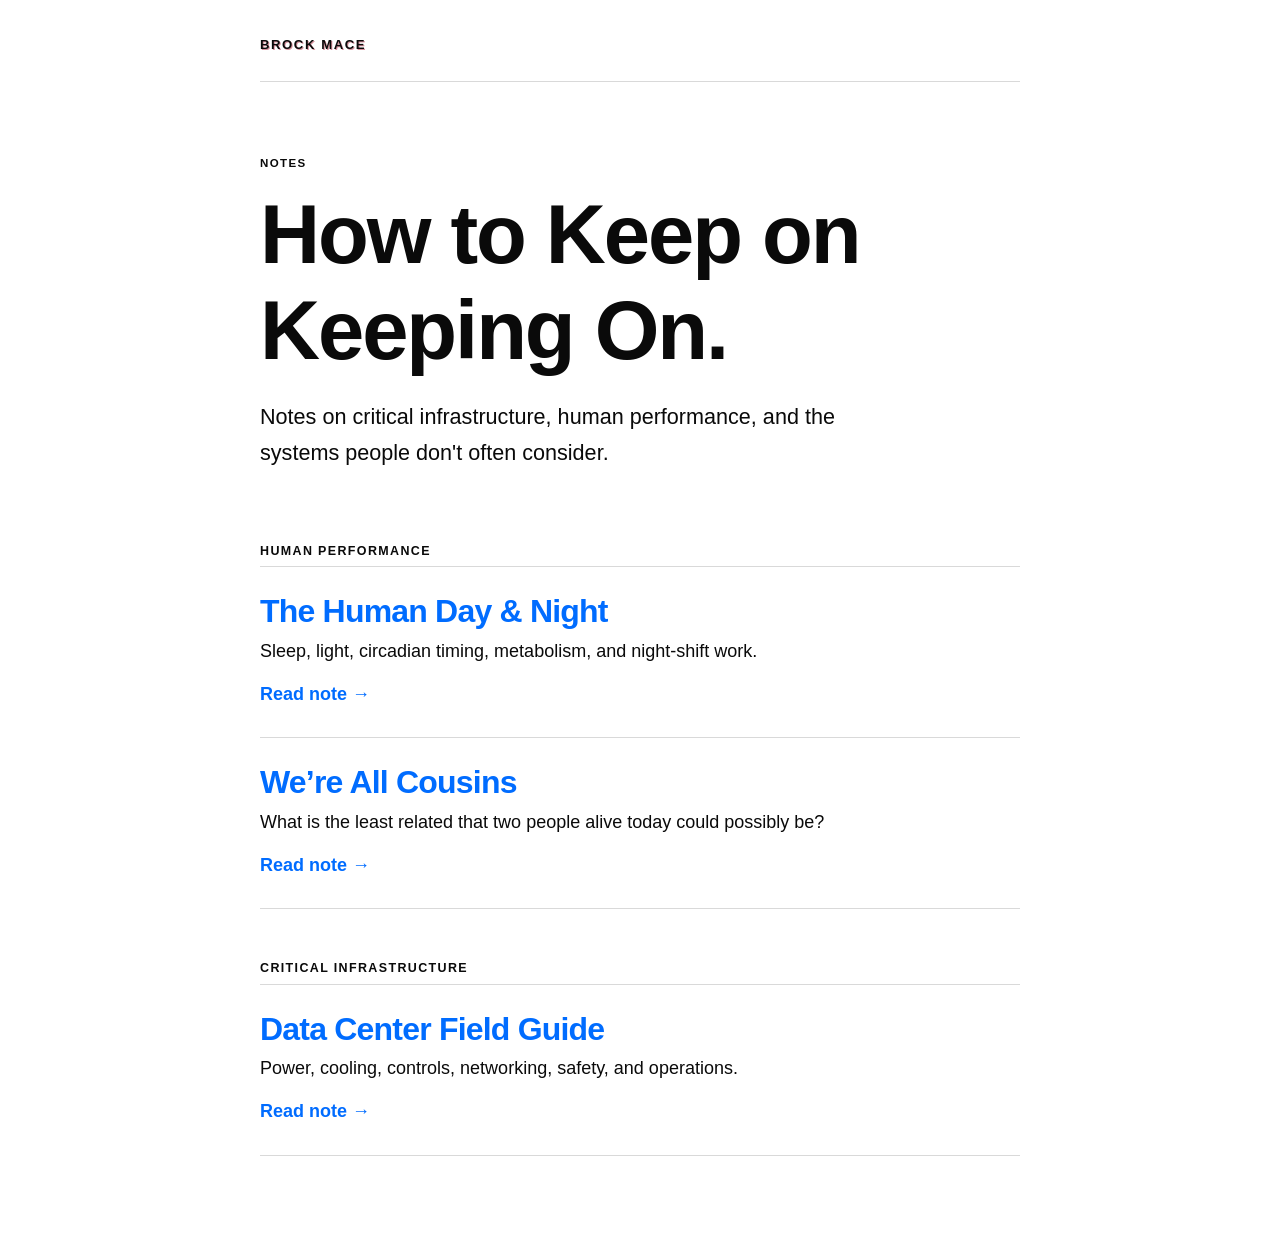
<file: index.html>
<!doctype html>
<html lang="en">
<head>
  <meta charset="utf-8">
  <meta name="viewport" content="width=device-width, initial-scale=1">
  <meta name="description" content="Notes by Brock Mace on critical infrastructure and human performance.">
  <title>Brock Mace — Notes</title>
  <link rel="stylesheet" href="assets/site.css">
</head>
<body>
  <header class="site-header">
    <a class="brand" href="./">BROCK MACE</a>
  </header>

  <main>
    <p class="eyebrow">Notes</p>
    <h1>How to Keep on Keeping On.</h1>
    <p class="lede">Notes on critical infrastructure, human performance, and the systems people don't often consider.</p>

    <section class="note-list" aria-label="Published notes">
      <div class="note-group">
        <h2>Human Performance</h2>

        <a class="note-card" href="human-day-and-night/">
          <h3>The Human Day &amp; Night</h3>
          <p>Sleep, light, circadian timing, metabolism, and night-shift work.</p>
          <span class="read">Read note →</span>
        </a>

        <a class="note-card" href="were-all-cousins/">
          <h3>We’re All Cousins</h3>
          <p>What is the least related that two people alive today could possibly be?</p>
          <span class="read">Read note →</span>
        </a>
      </div>

      <div class="note-group">
        <h2>Critical Infrastructure</h2>

        <a class="note-card" href="data-centers/">
          <h3>Data Center Field Guide</h3>
          <p>Power, cooling, controls, networking, safety, and operations.</p>
          <span class="read">Read note →</span>
        </a>
      </div>
    </section>
  </main>
</body>
</html>
</file>
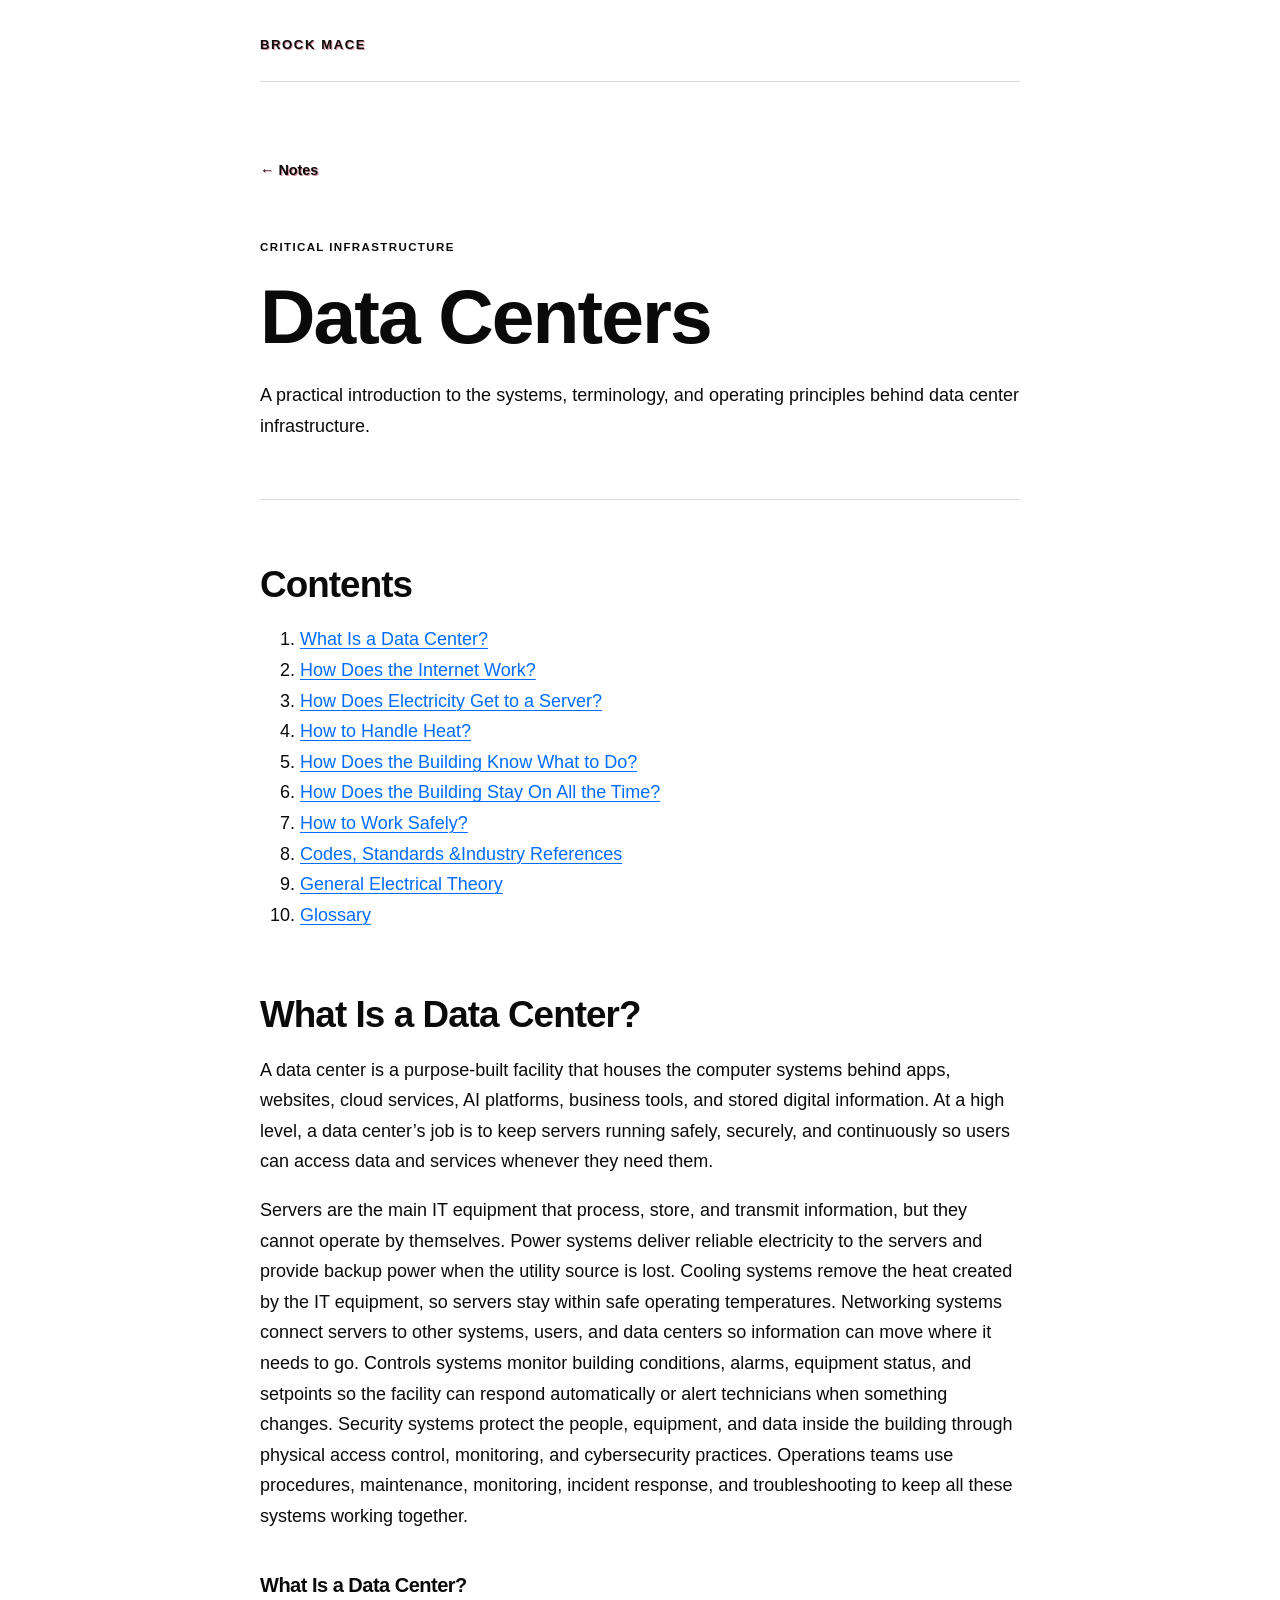
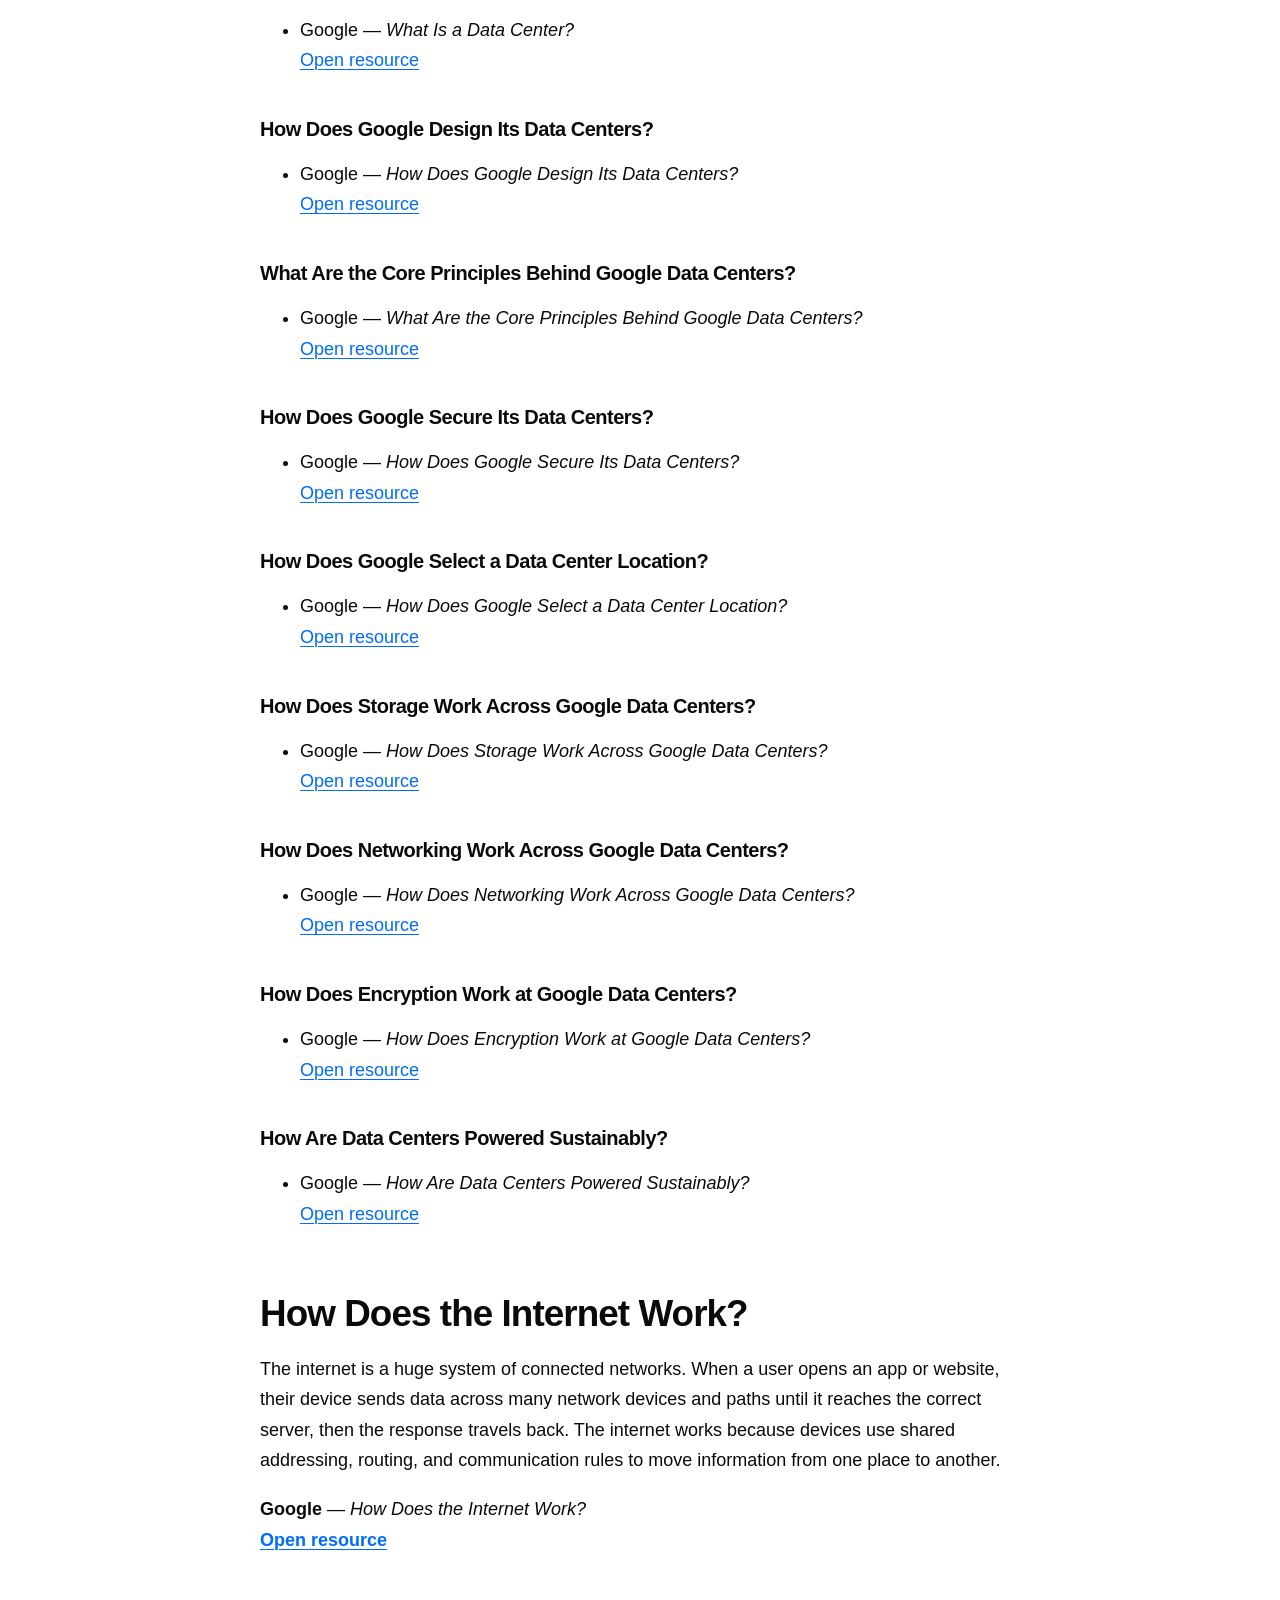
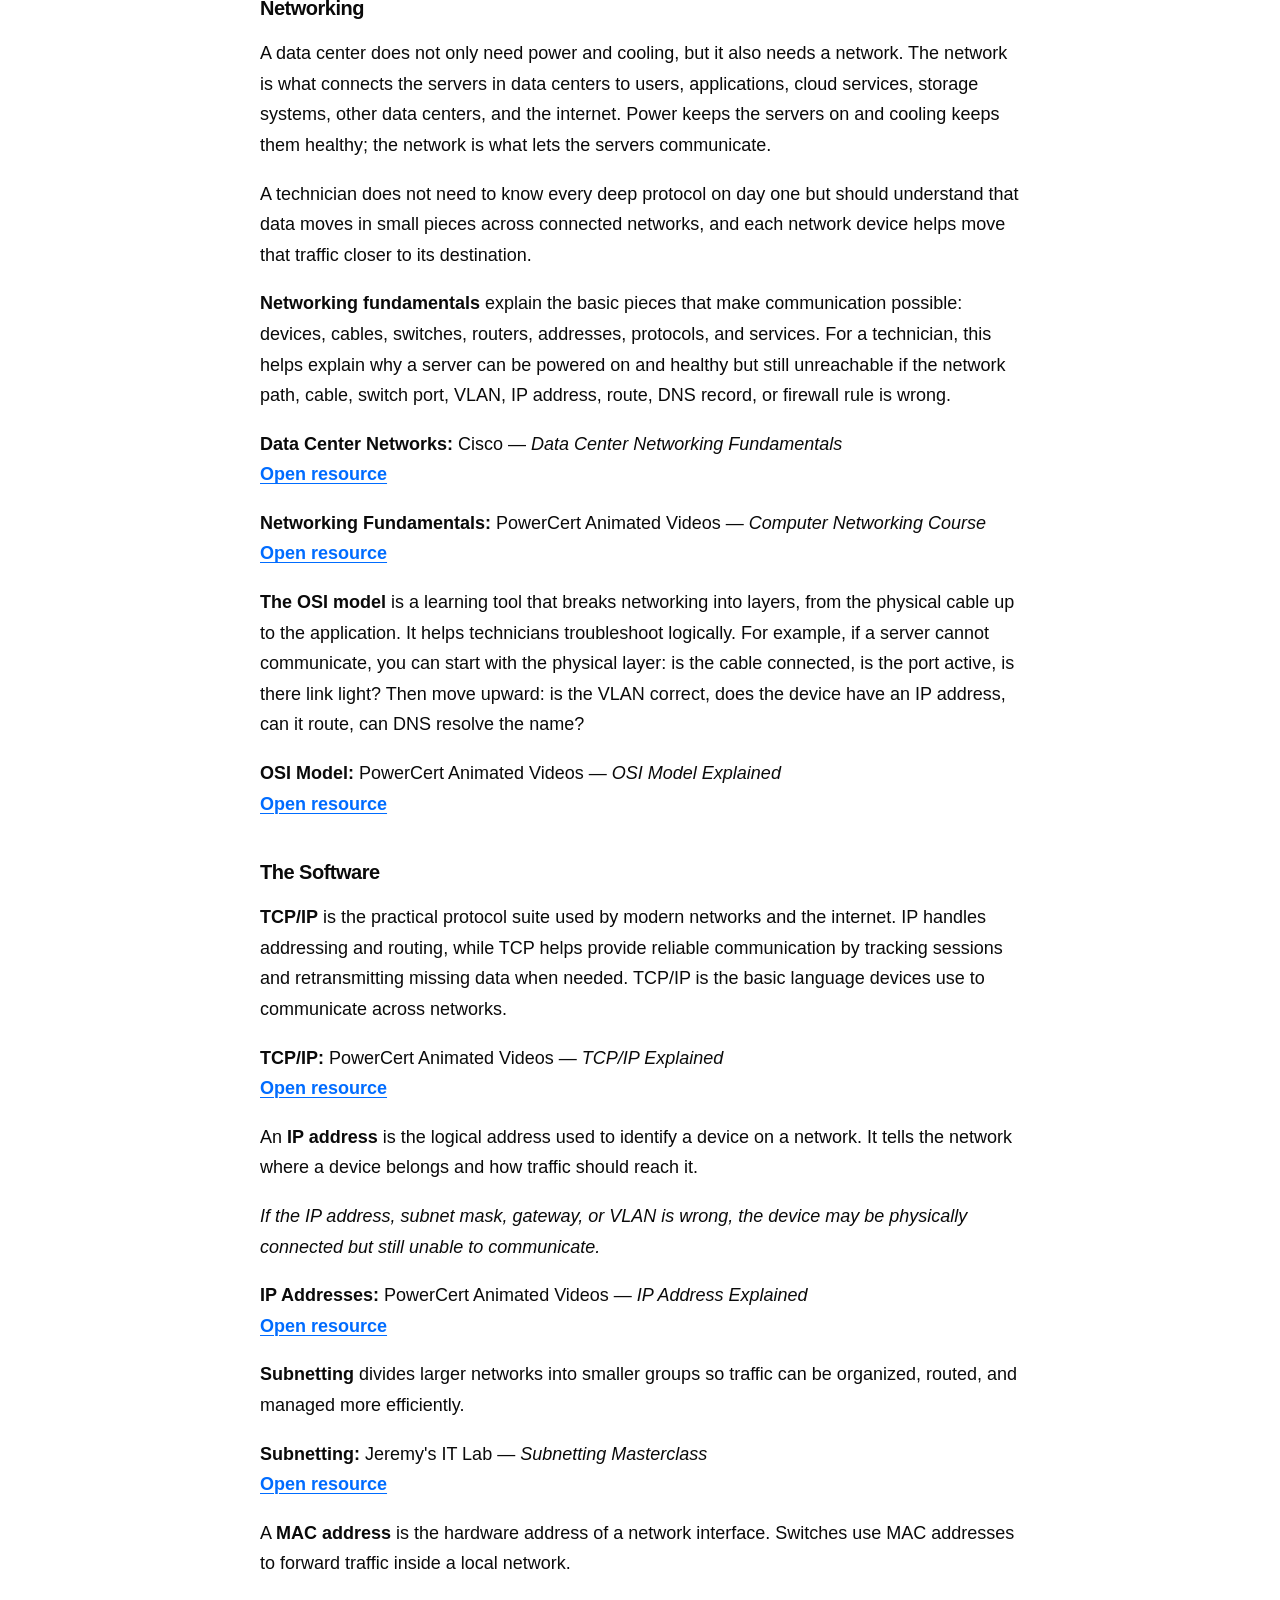
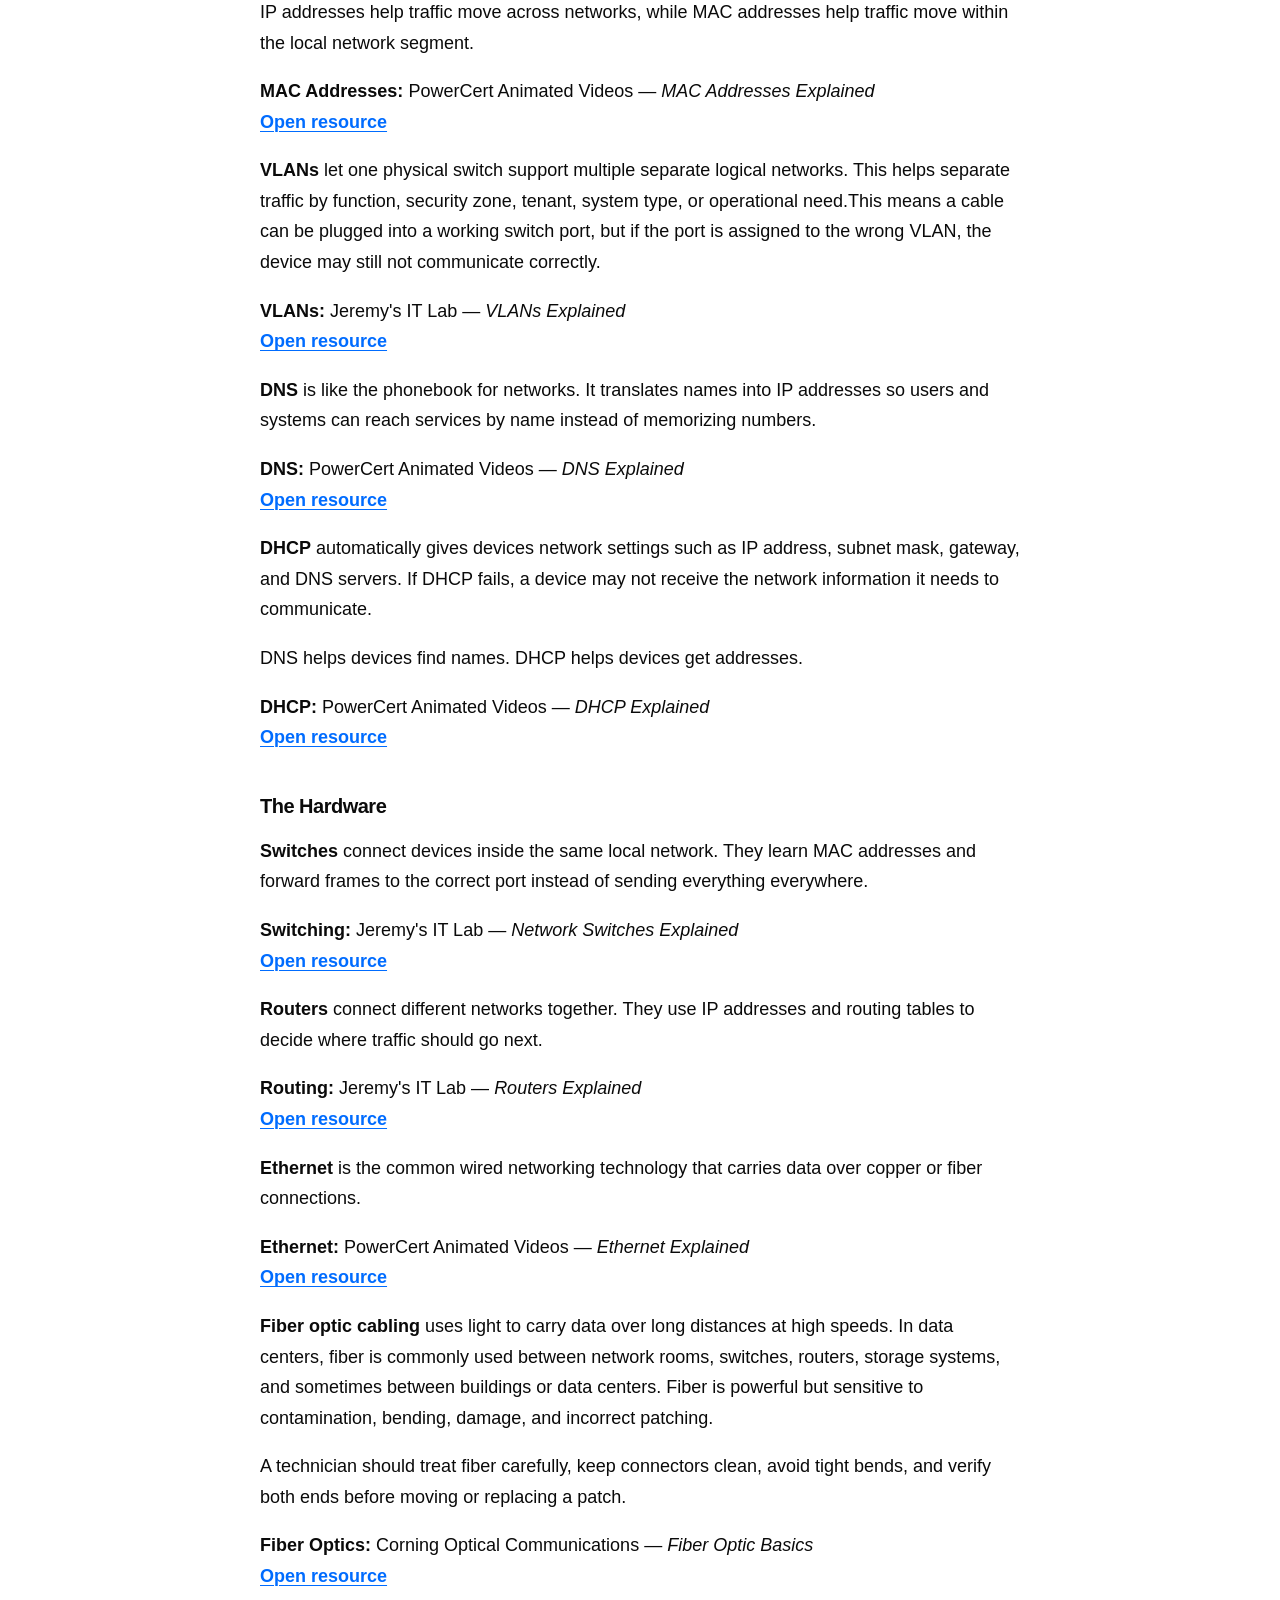
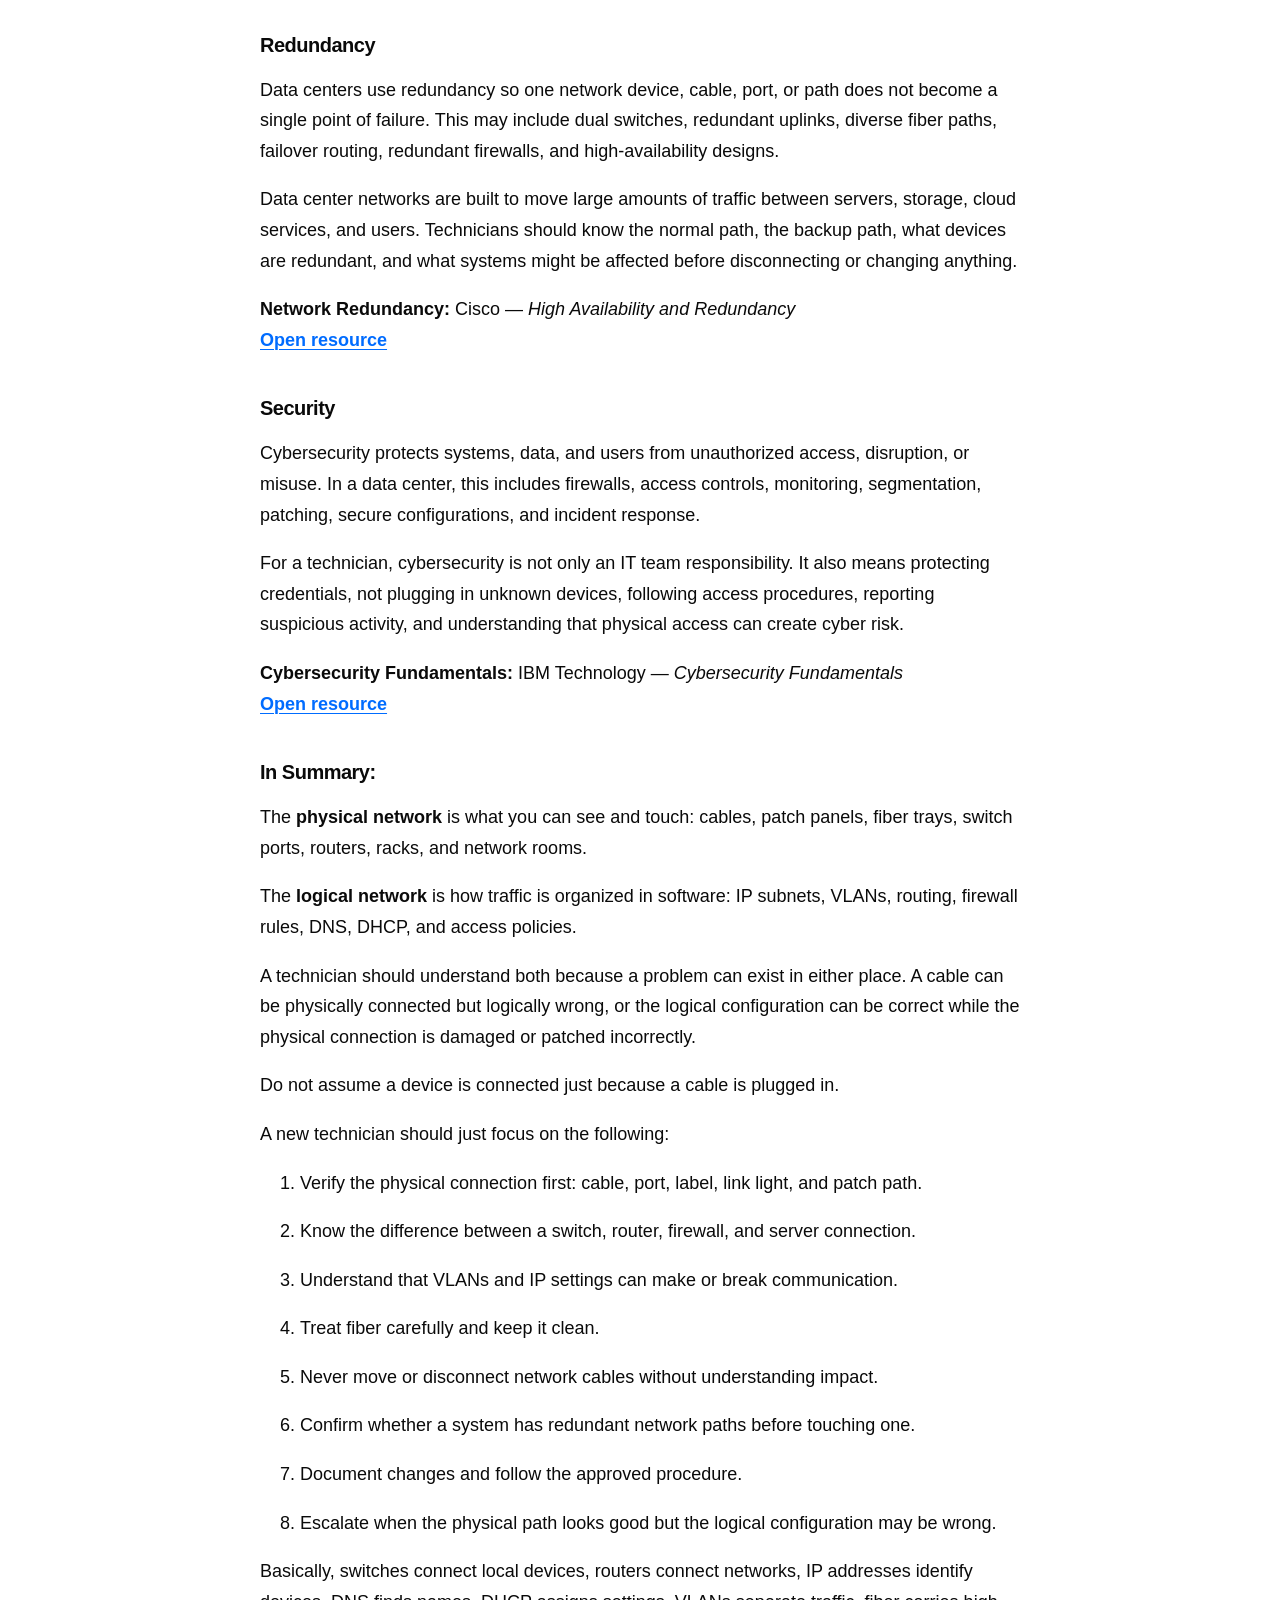
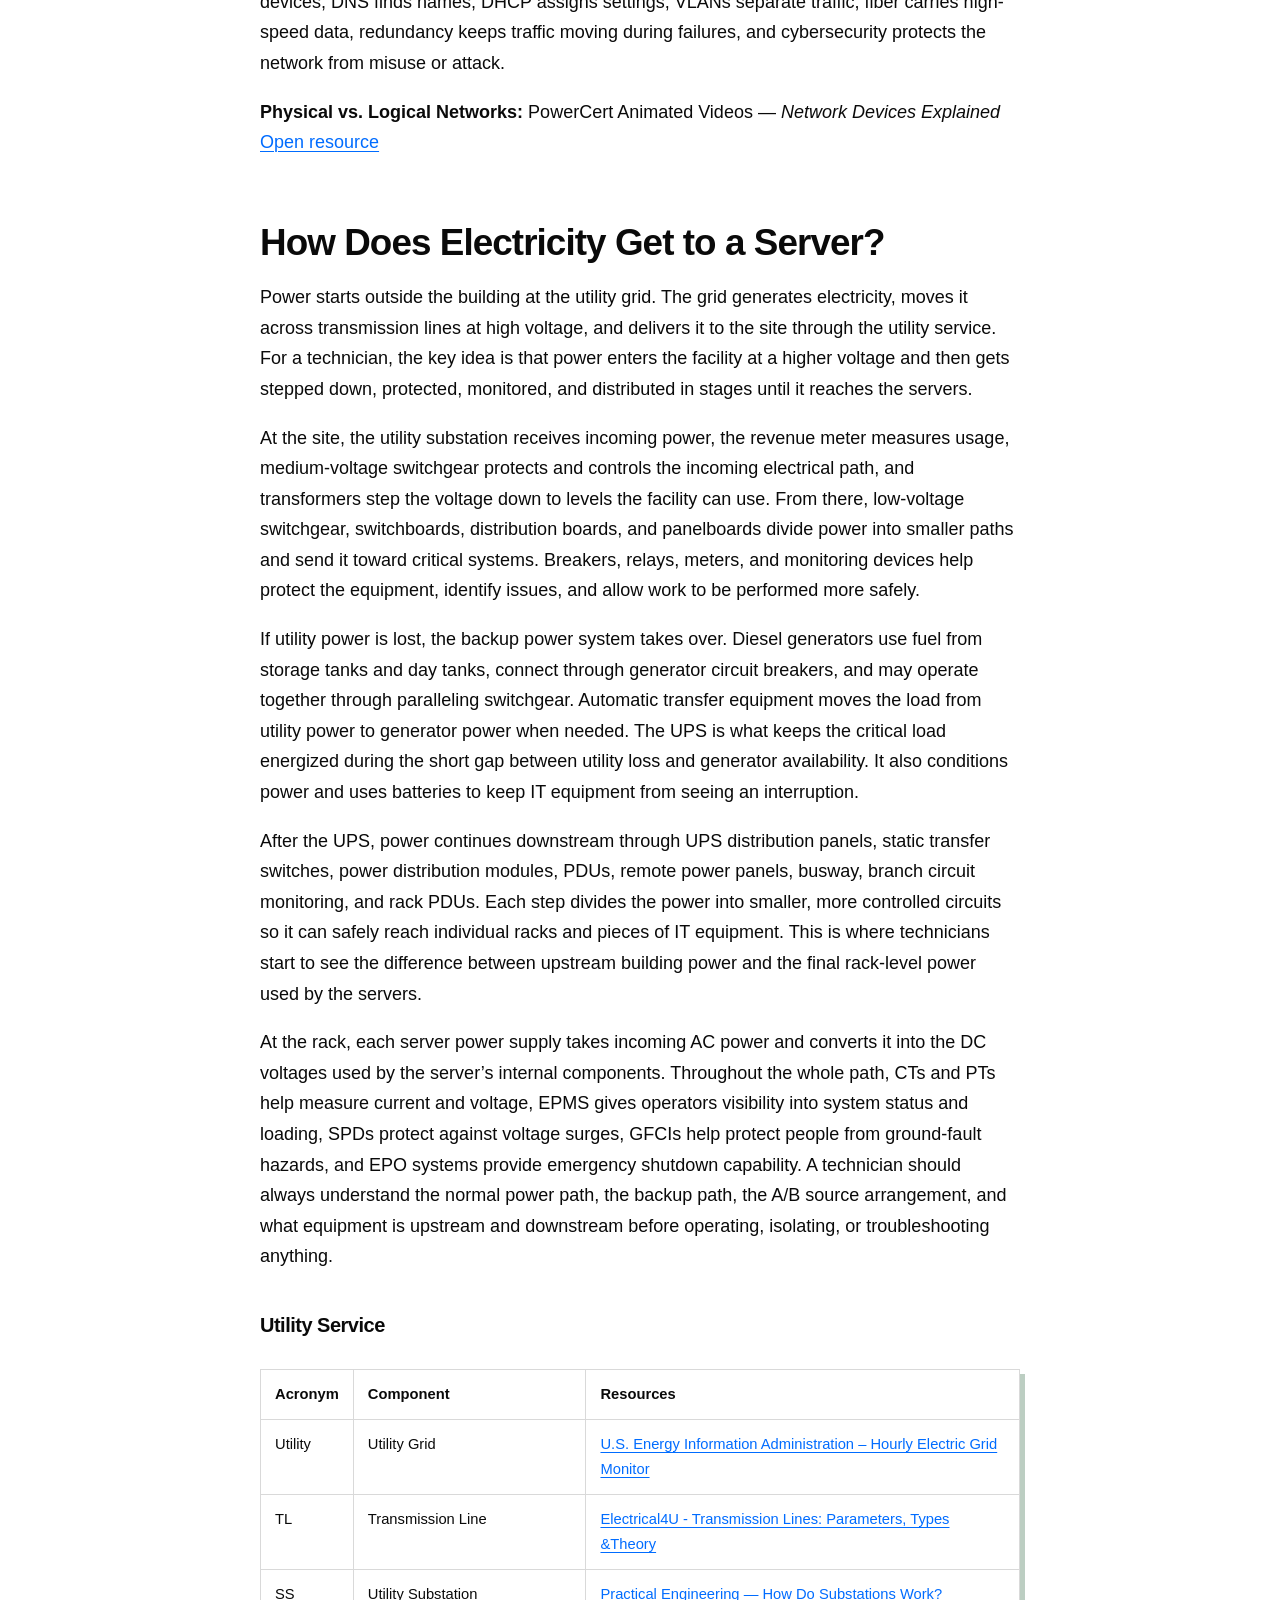
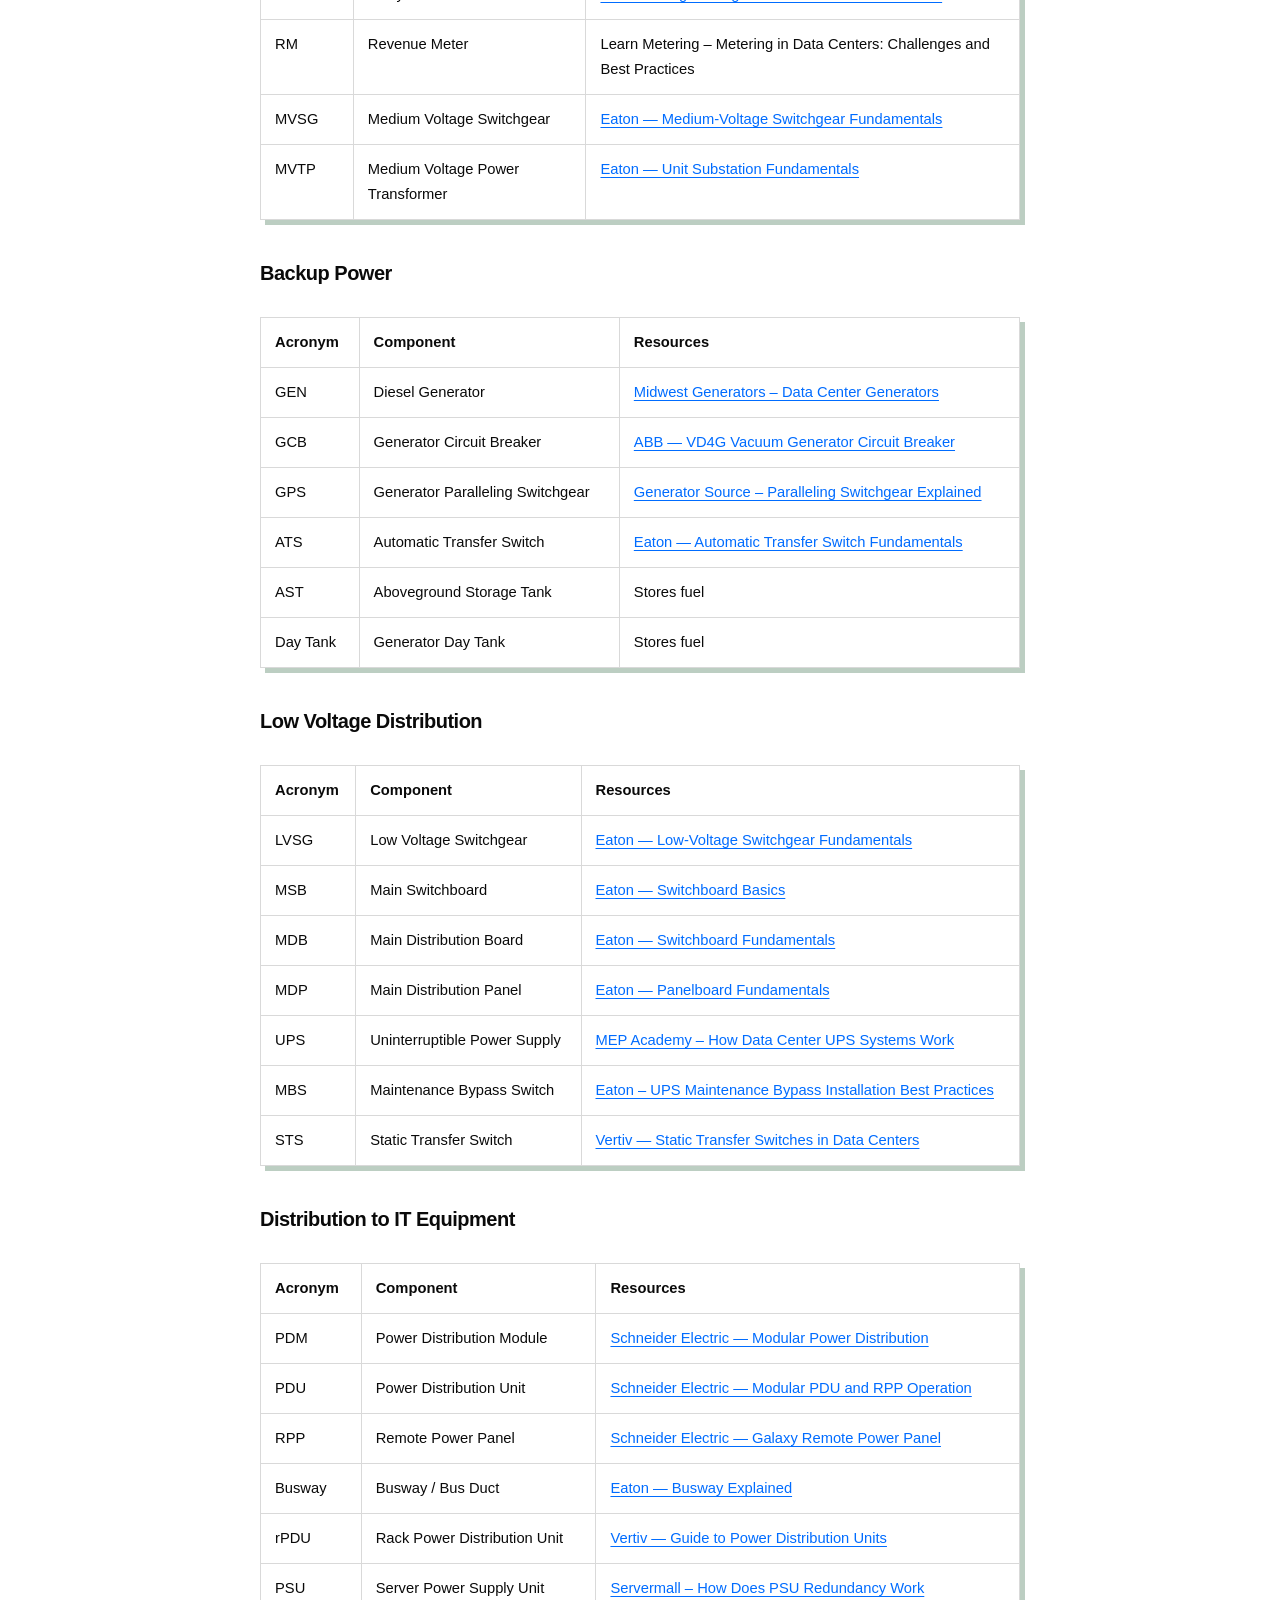
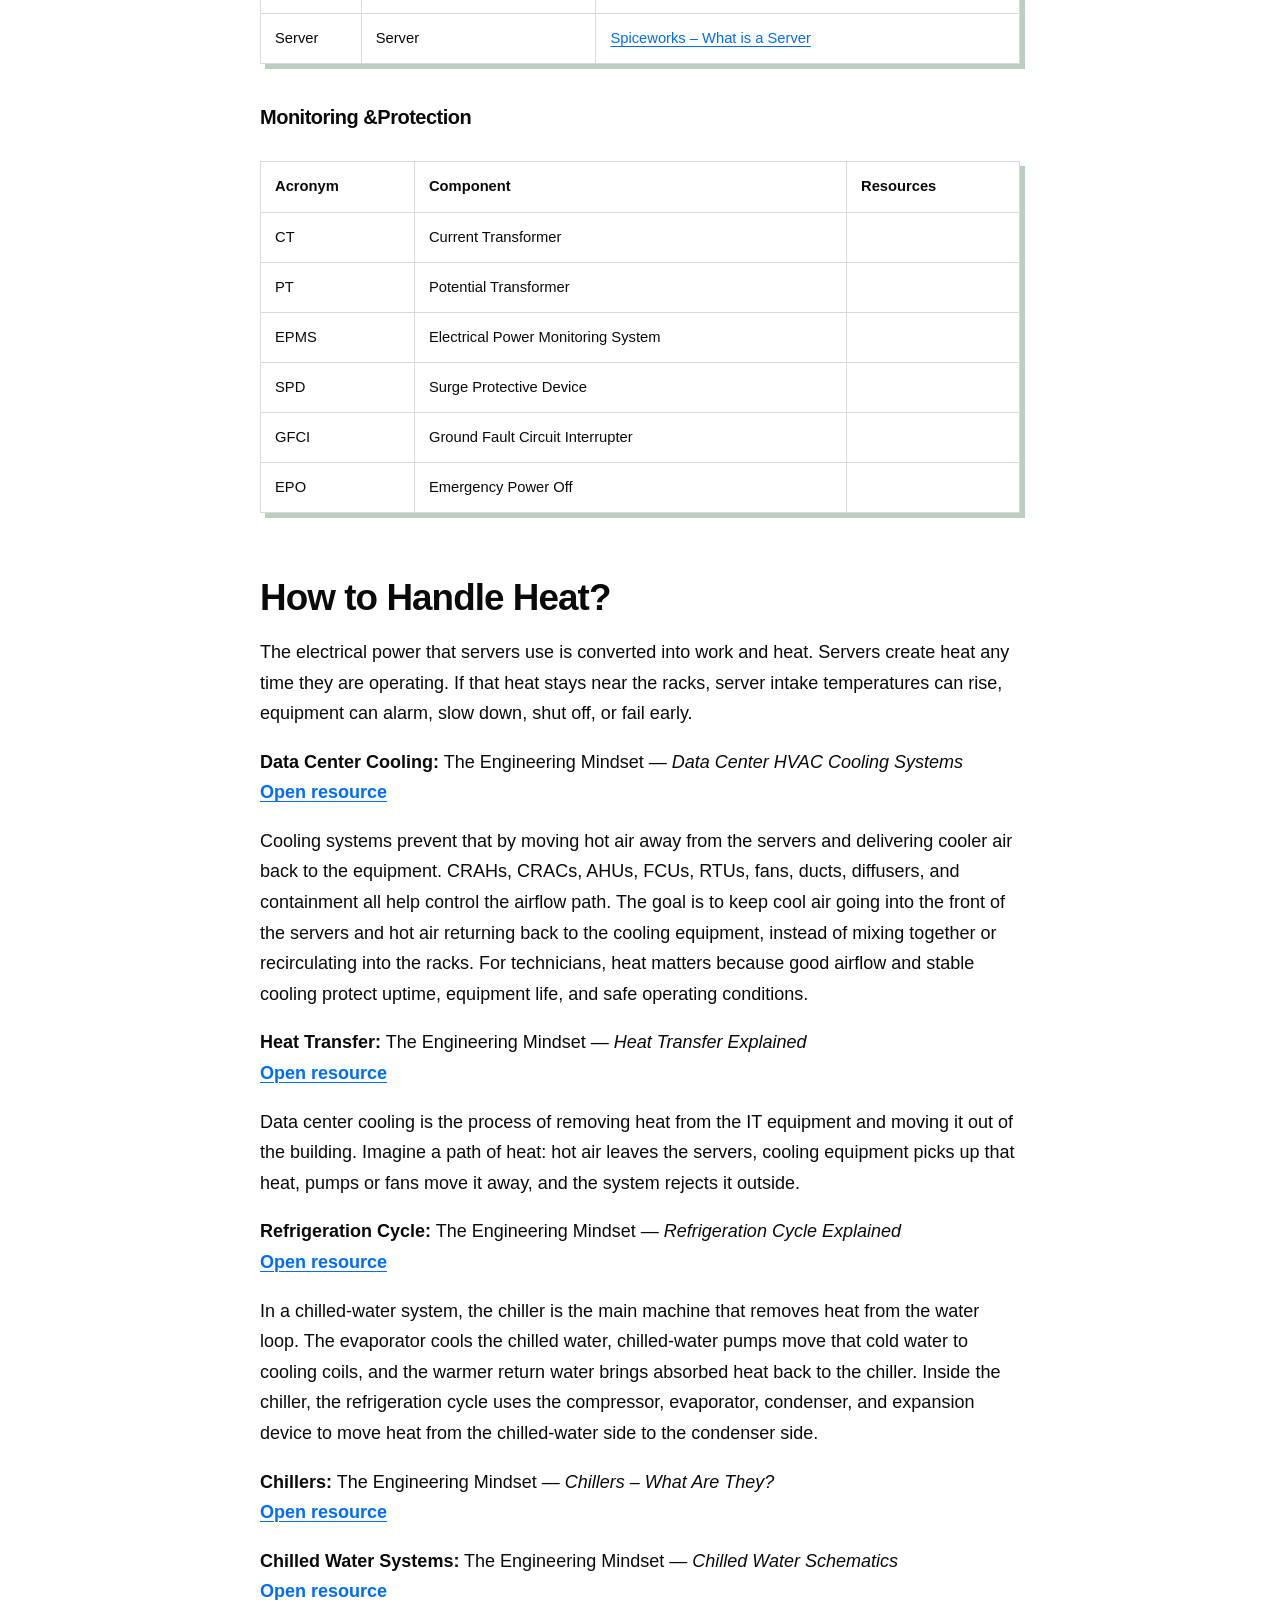
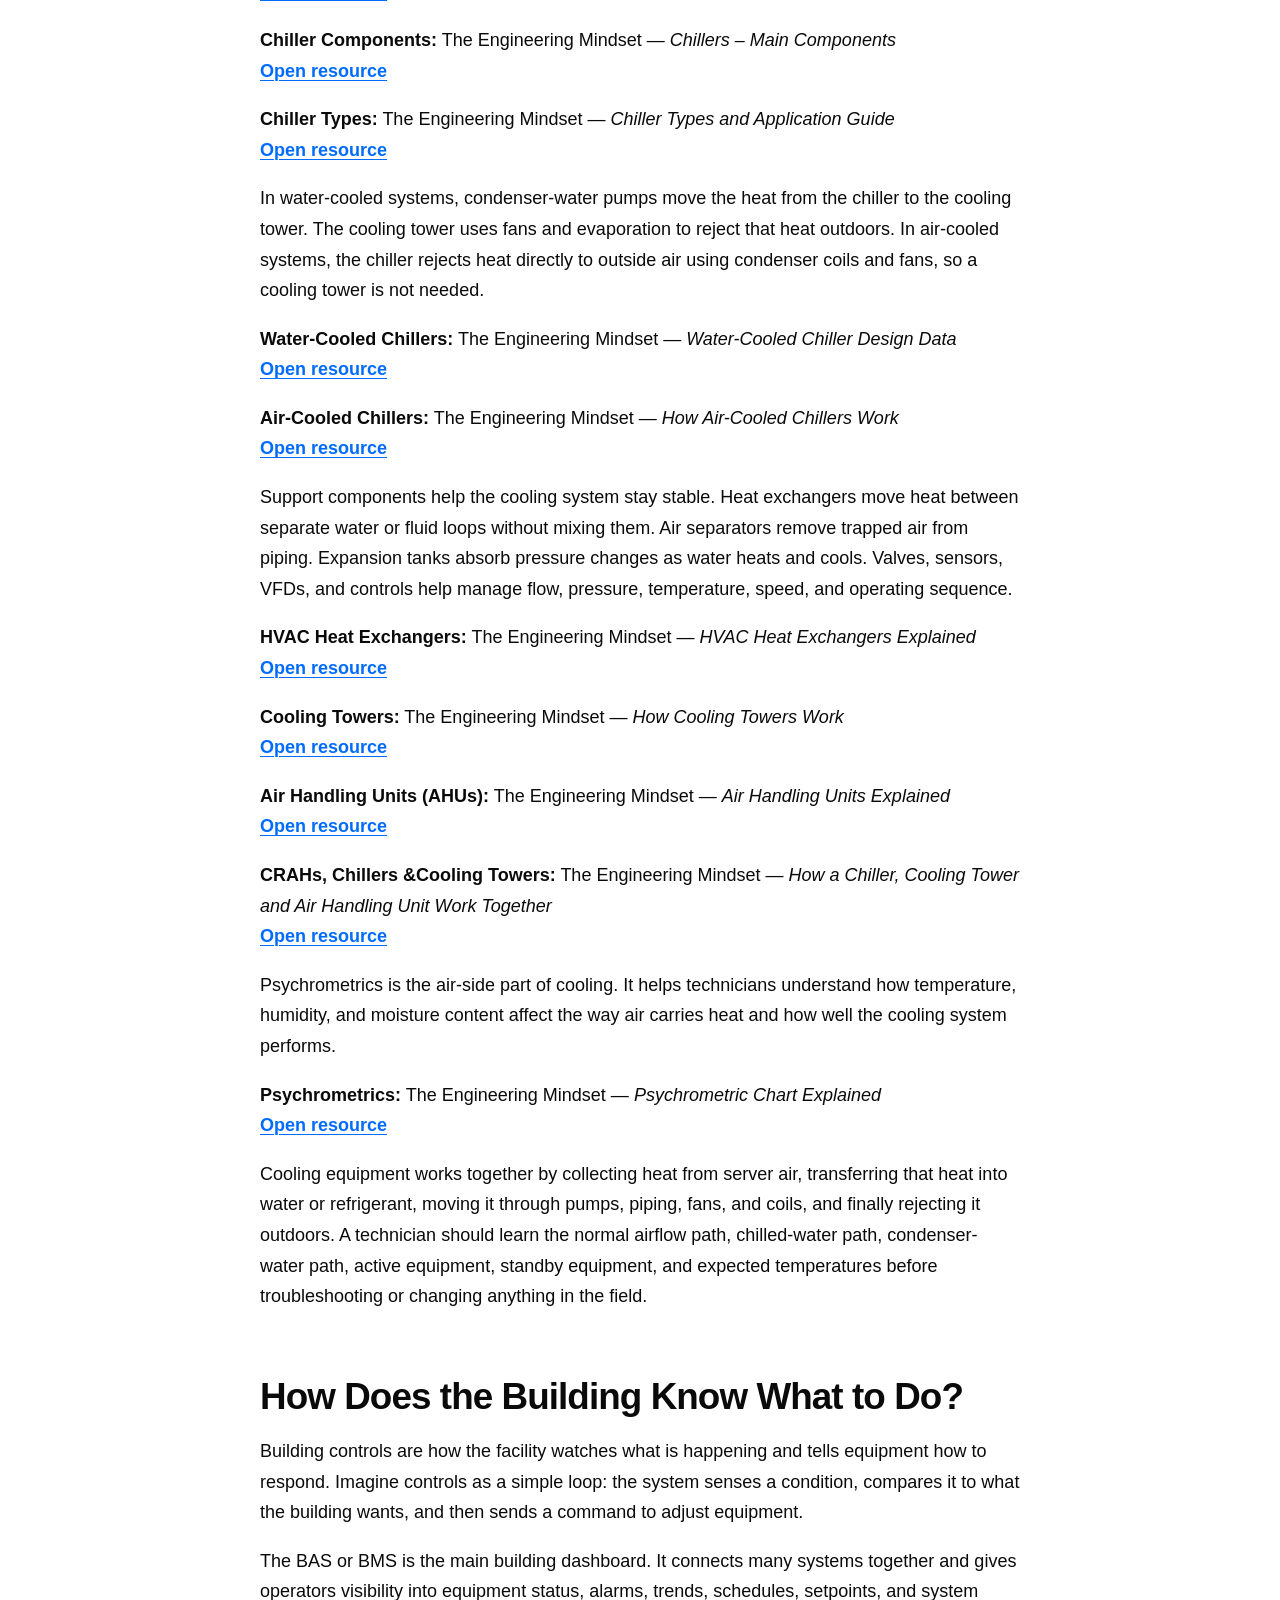
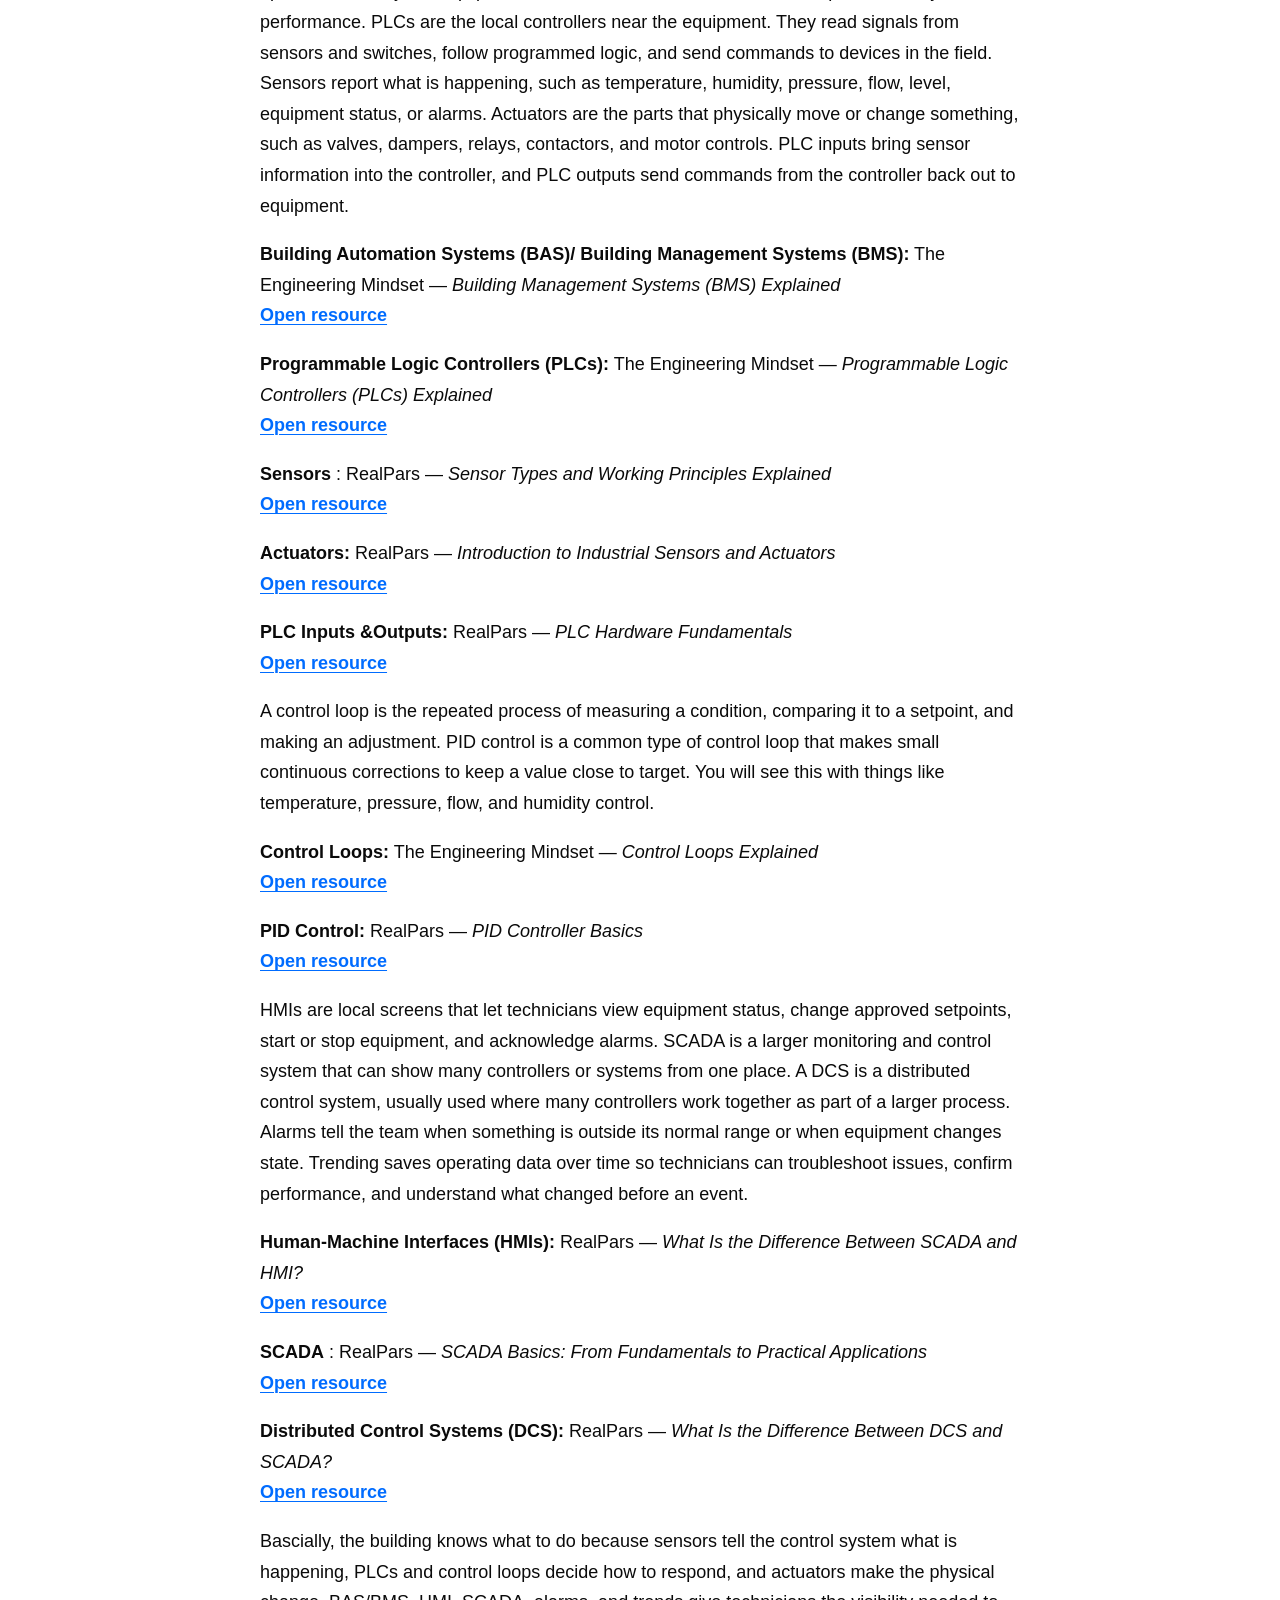
<file: data-centers/index.html>
<!doctype html>
<html lang="en">
    <head>
        <meta charset="utf-8">
        <meta name="viewport" content="width=device-width, initial-scale=1">
        <meta name="description" content="Data Center Field Guide — a note by Brock Mace.">
        <title>Data Center Field Guide — Brock Mace</title>
        <link rel="stylesheet" href="../assets/site.css">
    </head>
    <body>
        <header class="site-header">
            <a class="brand" href="../">BROCK MACE</a>
        </header>
        <main>
            <a class="back-link" href="../">← Notes</a>
            <header class="note-header">
                <p class="eyebrow">Critical Infrastructure</p>
                <h1>Data Centers</h1>
                    <p class="dek">A practical introduction to the systems, terminology, and operating principles behind data center infrastructure.</p>
                </header>
                <nav aria-label="Table of contents" class="note-toc">
                    <h2>Contents</h2>
                    <ol>
                        <li>
                            <a href="#what-is-a-data-center">What Is a Data Center?</a>
                        </li>
                        <li>
                            <a href="#how-does-the-internet-work">How Does the Internet Work?</a>
                        </li>
                        <li>
                            <a href="#how-does-electricity-get-to-a-server">How Does Electricity Get to a Server?</a>
                        </li>
                        <li>
                            <a href="#how-to-handle-heat">How to Handle Heat?</a>
                        </li>
                        <li>
                            <a href="#how-does-the-building-know-what-to-do">How Does the Building Know What to Do?</a>
                        </li>
                        <li>
                            <a href="#how-does-the-building-stay-on-all-the-time">How Does the Building Stay On All the Time?</a>
                        </li>
                        <li>
                            <a href="#how-to-work-safely">How to Work Safely?</a>
                        </li>
                        <li>
                            <a href="#codes-standards-industry-references">Codes, Standards &amp;Industry References</a>
                        </li>
                        <li>
                            <a href="#general-electrical-theory">General Electrical Theory</a>
                        </li>
                        <li>
                            <a href="#glossary">Glossary</a>
                        </li>
                    </ol>
                </nav>
                <div class="article-body">
                    <h2 class="section-heading" id="what-is-a-data-center">What Is a Data Center?</h2>
                    <p>A data center is a purpose-built facility that houses the computer systems behind apps, websites, cloud services, AI platforms, business tools, and stored digital information. At a high level, a data center’s job is to keep servers running safely, securely, and continuously so users can access data and services whenever they need them.</p>
                    <p>Servers are the main IT equipment that process, store, and transmit information, but they cannot operate by themselves. Power systems deliver reliable electricity to the servers and provide backup power when the utility source is lost. Cooling systems remove the heat created by the IT equipment, so servers stay within safe operating temperatures. Networking systems connect servers to other systems, users, and data centers so information can move where it needs to go. Controls systems monitor building conditions, alarms, equipment status, and setpoints so the facility can respond automatically or alert technicians when something changes. Security systems protect the people, equipment, and data inside the building through physical access control, monitoring, and cybersecurity practices. Operations teams use procedures, maintenance, monitoring, incident response, and troubleshooting to keep all these systems working together.</p>
                    <h3>What Is a Data Center?</h3>
                    <ul>
                        <li>
                            <p>
                                Google — <em>What Is a Data Center?</em>
                                <br/>
                                <a href="https://datacenters.google/discovering-data-centers/what-is-a-data-center/" rel="noopener noreferrer" target="_blank">Open resource</a>
                            </p>
                        </li>
                    </ul>
                    <h3>How Does Google Design Its Data Centers?</h3>
                    <ul>
                        <li>
                            <p>
                                Google — <em>How Does Google Design Its Data Centers?</em>
                                <br/>
                                <a href="https://datacenters.google/discovering-data-centers/how-does-google-design-its-data-centers/" rel="noopener noreferrer" target="_blank">Open resource</a>
                            </p>
                        </li>
                    </ul>
                    <h3>What Are the Core Principles Behind Google Data Centers?</h3>
                    <ul>
                        <li>
                            <p>
                                Google — <em>What Are the Core Principles Behind Google Data Centers?</em>
                                <br/>
                                <a href="https://datacenters.google/discovering-data-centers/what-are-the-core-principles-behind-google-data-centers/" rel="noopener noreferrer" target="_blank">Open resource</a>
                            </p>
                        </li>
                    </ul>
                    <h3>How Does Google Secure Its Data Centers?</h3>
                    <ul>
                        <li>
                            <p>
                                Google — <em>How Does Google Secure Its Data Centers?</em>
                                <br/>
                                <a href="https://datacenters.google/discovering-data-centers/how-does-google-secure-its-data-centers/" rel="noopener noreferrer" target="_blank">Open resource</a>
                            </p>
                        </li>
                    </ul>
                    <h3>How Does Google Select a Data Center Location?</h3>
                    <ul>
                        <li>
                            <p>
                                Google — <em>How Does Google Select a Data Center Location?</em>
                                <br/>
                                <a href="https://datacenters.google/discovering-data-centers/how-does-google-select-a-data-center-location/" rel="noopener noreferrer" target="_blank">Open resource</a>
                            </p>
                        </li>
                    </ul>
                    <h3>How Does Storage Work Across Google Data Centers?</h3>
                    <ul>
                        <li>
                            <p>
                                Google — <em>How Does Storage Work Across Google Data Centers?</em>
                                <br/>
                                <a href="https://datacenters.google/discovering-data-centers/how-does-storage-work-across-google-data-centers/" rel="noopener noreferrer" target="_blank">Open resource</a>
                            </p>
                        </li>
                    </ul>
                    <h3>How Does Networking Work Across Google Data Centers?</h3>
                    <ul>
                        <li>
                            <p>
                                Google — <em>How Does Networking Work Across Google Data Centers?</em>
                                <br/>
                                <a href="https://datacenters.google/discovering-data-centers/how-does-networking-work-across-google-data-centers/" rel="noopener noreferrer" target="_blank">Open resource</a>
                            </p>
                        </li>
                    </ul>
                    <h3>How Does Encryption Work at Google Data Centers?</h3>
                    <ul>
                        <li>
                            <p>
                                Google — <em>How Does Encryption Work at Google Data Centers?</em>
                                <br/>
                                <a href="https://datacenters.google/discovering-data-centers/how-does-encryption-work-at-google-data-centers/" rel="noopener noreferrer" target="_blank">Open resource</a>
                            </p>
                        </li>
                    </ul>
                    <h3>How Are Data Centers Powered Sustainably?</h3>
                    <ul>
                        <li>
                            <p>
                                Google — <em>How Are Data Centers Powered Sustainably?</em>
                                <br/>
                                <a href="https://datacenters.google/discovering-data-centers/how-are-data-centers-powered-sustainably/" rel="noopener noreferrer" target="_blank">Open resource</a>
                            </p>
                        </li>
                    </ul>
                    <h2 class="section-heading" id="how-does-the-internet-work">How Does the Internet Work?</h2>
                    <p>The internet is a huge system of connected networks. When a user opens an app or website, their device sends data across many network devices and paths until it reaches the correct server, then the response travels back. The internet works because devices use shared addressing, routing, and communication rules to move information from one place to another.</p>
                    <p>
                        <strong>Google</strong>
                        — <em>How Does the Internet Work?</em>
                        <br/>
                        <strong>
                            <a href="https://datacenters.google/discovering-data-centers/how-does-the-internet-work/" rel="noopener noreferrer" target="_blank">Open resource</a>
                        </strong>
                    </p>
                    <h3>Networking</h3>
                    <p>A data center does not only need power and cooling, but it also needs a network. The network is what connects the servers in data centers to users, applications, cloud services, storage systems, other data centers, and the internet. Power keeps the servers on and cooling keeps them healthy; the network is what lets the servers communicate.</p>
                    <p>A technician does not need to know every deep protocol on day one but should understand that data moves in small pieces across connected networks, and each network device helps move that traffic closer to its destination.</p>
                    <p>
                        <strong>Networking fundamentals</strong>
                        explain the basic pieces that make communication possible: devices, cables, switches, routers, addresses, protocols, and services. For a technician, this helps explain why a server can be powered on and healthy but still unreachable if the network path, cable, switch port, VLAN, IP address, route, DNS record, or firewall rule is wrong.
                    </p>
                    <p>
                        <strong>Data Center Networks:</strong>
                        Cisco — <em>Data Center Networking Fundamentals</em>
                        <br/>
                        <strong>
                            <a href="https://www.youtube.com/results?search_query=Cisco+Data+Center+Networking+Fundamentals" rel="noopener noreferrer" target="_blank">Open resource</a>
                        </strong>
                    </p>
                    <p>
                        <strong>Networking Fundamentals:</strong>
                        PowerCert Animated Videos — <em>Computer Networking Course</em>
                        <br/>
                        <strong>
                            <a href="https://www.youtube.com/results?search_query=PowerCert+Computer+Networking+Course" rel="noopener noreferrer" target="_blank">Open resource</a>
                        </strong>
                    </p>
                    <p>
                        <strong>The OSI model</strong>
                        is a learning tool that breaks networking into layers, from the physical cable up to the application. It helps technicians troubleshoot logically. For example, if a server cannot communicate, you can start with the physical layer: is the cable connected, is the port active, is there link light? Then move upward: is the VLAN correct, does the device have an IP address, can it route, can DNS resolve the name?
                    </p>
                    <p>
                        <strong>OSI Model:</strong>
                        PowerCert Animated Videos — <em>OSI Model Explained</em>
                        <br/>
                        <strong>
                            <a href="https://www.youtube.com/results?search_query=PowerCert+OSI+Model" rel="noopener noreferrer" target="_blank">Open resource</a>
                        </strong>
                    </p>
                    <h3>The Software</h3>
                    <p>
                        <strong>TCP/IP</strong>
                        is the practical protocol suite used by modern networks and the internet. IP handles addressing and routing, while TCP helps provide reliable communication by tracking sessions and retransmitting missing data when needed. TCP/IP is the basic language devices use to communicate across networks.
                    </p>
                    <p>
                        <strong>TCP/IP:</strong>
                        PowerCert Animated Videos — <em>TCP/IP Explained</em>
                        <br/>
                        <strong>
                            <a href="https://www.youtube.com/results?search_query=PowerCert+TCP+IP" rel="noopener noreferrer" target="_blank">Open resource</a>
                        </strong>
                    </p>
                    <p>
                        An <strong>IP address</strong>
                        is the logical address used to identify a device on a network. It tells the network where a device belongs and how traffic should reach it.
                    </p>
                    <p>
                        <em>If the IP address, subnet mask, gateway, or VLAN is wrong, the device may be physically connected but still unable to communicate.</em>
                    </p>
                    <p>
                        <strong>IP Addresses:</strong>
                        PowerCert Animated Videos — <em>IP Address Explained</em>
                        <br/>
                        <strong>
                            <a href="https://www.youtube.com/results?search_query=PowerCert+IP+Address" rel="noopener noreferrer" target="_blank">Open resource</a>
                        </strong>
                    </p>
                    <p>
                        <strong>Subnetting</strong>
                        divides larger networks into smaller groups so traffic can be organized, routed, and managed more efficiently.
                    </p>
                    <p>
                        <strong>Subnetting:</strong>
                        Jeremy's IT Lab — <em>Subnetting Masterclass</em>
                        <br/>
                        <strong>
                            <a href="https://www.youtube.com/results?search_query=Jeremy%27s+IT+Lab+Subnetting" rel="noopener noreferrer" target="_blank">Open resource</a>
                        </strong>
                    </p>
                    <p>
                        A <strong>MAC address</strong>
                        is the hardware address of a network interface. Switches use MAC addresses to forward traffic inside a local network.
                    </p>
                    <p>IP addresses help traffic move across networks, while MAC addresses help traffic move within the local network segment.</p>
                    <p>
                        <strong>MAC Addresses:</strong>
                        PowerCert Animated Videos — <em>MAC Addresses Explained</em>
                        <br/>
                        <strong>
                            <a href="https://www.youtube.com/results?search_query=PowerCert+MAC+Address" rel="noopener noreferrer" target="_blank">Open resource</a>
                        </strong>
                    </p>
                    <p>
                        <strong>VLANs</strong>
                        let one physical switch support multiple separate logical networks. This helps separate traffic by function, security zone, tenant, system type, or operational need.This means a cable can be plugged into a working switch port, but if the port is assigned to the wrong VLAN, the device may still not communicate correctly.
                    </p>
                    <p>
                        <strong>VLANs:</strong>
                        Jeremy's IT Lab — <em>VLANs Explained</em>
                        <br/>
                        <strong>
                            <a href="https://www.youtube.com/results?search_query=Jeremy%27s+IT+Lab+VLAN" rel="noopener noreferrer" target="_blank">Open resource</a>
                        </strong>
                    </p>
                    <p>
                        <strong>DNS</strong>
                        is like the phonebook for networks. It translates names into IP addresses so users and systems can reach services by name instead of memorizing numbers.
                    </p>
                    <p>
                        <strong>DNS:</strong>
                        PowerCert Animated Videos — <em>DNS Explained</em>
                        <br/>
                        <strong>
                            <a href="https://www.youtube.com/results?search_query=PowerCert+DNS" rel="noopener noreferrer" target="_blank">Open resource</a>
                        </strong>
                    </p>
                    <p>
                        <strong>DHCP</strong>
                        automatically gives devices network settings such as IP address, subnet mask, gateway, and DNS servers. If DHCP fails, a device may not receive the network information it needs to communicate.
                    </p>
                    <p>DNS helps devices find names. DHCP helps devices get addresses.</p>
                    <p>
                        <strong>DHCP:</strong>
                        PowerCert Animated Videos — <em>DHCP Explained</em>
                        <br/>
                        <strong>
                            <a href="https://www.youtube.com/results?search_query=PowerCert+DHCP" rel="noopener noreferrer" target="_blank">Open resource</a>
                        </strong>
                    </p>
                    <h3>The Hardware</h3>
                    <p>
                        <strong>Switches</strong>
                        connect devices inside the same local network. They learn MAC addresses and forward frames to the correct port instead of sending everything everywhere.
                    </p>
                    <p>
                        <strong>Switching:</strong>
                        Jeremy's IT Lab — <em>Network Switches Explained</em>
                        <br/>
                        <strong>
                            <a href="https://www.youtube.com/results?search_query=Jeremy%27s+IT+Lab+Switches" rel="noopener noreferrer" target="_blank">Open resource</a>
                        </strong>
                    </p>
                    <p>
                        <strong>Routers</strong>
                        connect different networks together. They use IP addresses and routing tables to decide where traffic should go next.
                    </p>
                    <p>
                        <strong>Routing:</strong>
                        Jeremy's IT Lab — <em>Routers Explained</em>
                        <br/>
                        <strong>
                            <a href="https://www.youtube.com/results?search_query=Jeremy%27s+IT+Lab+Routing" rel="noopener noreferrer" target="_blank">Open resource</a>
                        </strong>
                    </p>
                    <p>
                        <strong>Ethernet</strong>
                        is the common wired networking technology that carries data over copper or fiber connections.
                    </p>
                    <p>
                        <strong>Ethernet:</strong>
                        PowerCert Animated Videos — <em>Ethernet Explained</em>
                        <br/>
                        <strong>
                            <a href="https://www.youtube.com/results?search_query=PowerCert+Ethernet" rel="noopener noreferrer" target="_blank">Open resource</a>
                        </strong>
                    </p>
                    <p>
                        <strong>Fiber optic cabling</strong>
                        uses light to carry data over long distances at high speeds. In data centers, fiber is commonly used between network rooms, switches, routers, storage systems, and sometimes between buildings or data centers. Fiber is powerful but sensitive to contamination, bending, damage, and incorrect patching.
                    </p>
                    <p>A technician should treat fiber carefully, keep connectors clean, avoid tight bends, and verify both ends before moving or replacing a patch.</p>
                    <p>
                        <strong>Fiber Optics:</strong>
                        Corning Optical Communications — <em>Fiber Optic Basics</em>
                        <br/>
                        <strong>
                            <a href="https://www.youtube.com/results?search_query=Corning+Fiber+Optic+Basics" rel="noopener noreferrer" target="_blank">Open resource</a>
                        </strong>
                    </p>
                    <h3>Redundancy</h3>
                    <p>Data centers use redundancy so one network device, cable, port, or path does not become a single point of failure. This may include dual switches, redundant uplinks, diverse fiber paths, failover routing, redundant firewalls, and high-availability designs.</p>
                    <p>Data center networks are built to move large amounts of traffic between servers, storage, cloud services, and users. Technicians should know the normal path, the backup path, what devices are redundant, and what systems might be affected before disconnecting or changing anything.</p>
                    <p>
                        <strong>Network Redundancy:</strong>
                        Cisco — <em>High Availability and Redundancy</em>
                        <br/>
                        <strong>
                            <a href="https://www.youtube.com/results?search_query=Cisco+High+Availability+Redundancy" rel="noopener noreferrer" target="_blank">Open resource</a>
                        </strong>
                    </p>
                    <h3>Security</h3>
                    <p>Cybersecurity protects systems, data, and users from unauthorized access, disruption, or misuse. In a data center, this includes firewalls, access controls, monitoring, segmentation, patching, secure configurations, and incident response.</p>
                    <p>For a technician, cybersecurity is not only an IT team responsibility. It also means protecting credentials, not plugging in unknown devices, following access procedures, reporting suspicious activity, and understanding that physical access can create cyber risk.</p>
                    <p>
                        <strong>Cybersecurity Fundamentals:</strong>
                        IBM Technology — <em>Cybersecurity Fundamentals</em>
                        <br/>
                        <strong>
                            <a href="https://www.youtube.com/results?search_query=IBM+Technology+Cybersecurity+Fundamentals" rel="noopener noreferrer" target="_blank">Open resource</a>
                        </strong>
                    </p>
                    <h3>In Summary:</h3>
                    <p>
                        The <strong>physical network</strong>
                        is what you can see and touch: cables, patch panels, fiber trays, switch ports, routers, racks, and network rooms.
                    </p>
                    <p>
                        The <strong>logical network</strong>
                        is how traffic is organized in software: IP subnets, VLANs, routing, firewall rules, DNS, DHCP, and access policies.
                    </p>
                    <p>A technician should understand both because a problem can exist in either place. A cable can be physically connected but logically wrong, or the logical configuration can be correct while the physical connection is damaged or patched incorrectly.</p>
                    <p>Do not assume a device is connected just because a cable is plugged in.</p>
                    <p>A new technician should just focus on the following:</p>
                    <ol type="1">
                        <li>
                            <p>Verify the physical connection first: cable, port, label, link light, and patch path.</p>
                        </li>
                        <li>
                            <p>Know the difference between a switch, router, firewall, and server connection.</p>
                        </li>
                        <li>
                            <p>Understand that VLANs and IP settings can make or break communication.</p>
                        </li>
                        <li>
                            <p>Treat fiber carefully and keep it clean.</p>
                        </li>
                        <li>
                            <p>Never move or disconnect network cables without understanding impact.</p>
                        </li>
                        <li>
                            <p>Confirm whether a system has redundant network paths before touching one.</p>
                        </li>
                        <li>
                            <p>Document changes and follow the approved procedure.</p>
                        </li>
                        <li>
                            <p>Escalate when the physical path looks good but the logical configuration may be wrong.</p>
                        </li>
                    </ol>
                    <p>Basically, switches connect local devices, routers connect networks, IP addresses identify devices, DNS finds names, DHCP assigns settings, VLANs separate traffic, fiber carries high-speed data, redundancy keeps traffic moving during failures, and cybersecurity protects the network from misuse or attack.</p>
                    <p>
                        <strong>Physical vs. Logical Networks:</strong>
                        PowerCert Animated Videos — <em>Network Devices Explained</em>
                        <br/>
                        <a href="https://www.youtube.com/results?search_query=PowerCert+Network+Devices" rel="noopener noreferrer" target="_blank">Open resource</a>
                    </p>
                    <h2 class="section-heading" id="how-does-electricity-get-to-a-server">How Does Electricity Get to a Server?</h2>
                    <p>Power starts outside the building at the utility grid. The grid generates electricity, moves it across transmission lines at high voltage, and delivers it to the site through the utility service. For a technician, the key idea is that power enters the facility at a higher voltage and then gets stepped down, protected, monitored, and distributed in stages until it reaches the servers.</p>
                    <p>At the site, the utility substation receives incoming power, the revenue meter measures usage, medium-voltage switchgear protects and controls the incoming electrical path, and transformers step the voltage down to levels the facility can use. From there, low-voltage switchgear, switchboards, distribution boards, and panelboards divide power into smaller paths and send it toward critical systems. Breakers, relays, meters, and monitoring devices help protect the equipment, identify issues, and allow work to be performed more safely.</p>
                    <p>If utility power is lost, the backup power system takes over. Diesel generators use fuel from storage tanks and day tanks, connect through generator circuit breakers, and may operate together through paralleling switchgear. Automatic transfer equipment moves the load from utility power to generator power when needed. The UPS is what keeps the critical load energized during the short gap between utility loss and generator availability. It also conditions power and uses batteries to keep IT equipment from seeing an interruption.</p>
                    <p>After the UPS, power continues downstream through UPS distribution panels, static transfer switches, power distribution modules, PDUs, remote power panels, busway, branch circuit monitoring, and rack PDUs. Each step divides the power into smaller, more controlled circuits so it can safely reach individual racks and pieces of IT equipment. This is where technicians start to see the difference between upstream building power and the final rack-level power used by the servers.</p>
                    <p>At the rack, each server power supply takes incoming AC power and converts it into the DC voltages used by the server’s internal components. Throughout the whole path, CTs and PTs help measure current and voltage, EPMS gives operators visibility into system status and loading, SPDs protect against voltage surges, GFCIs help protect people from ground-fault hazards, and EPO systems provide emergency shutdown capability. A technician should always understand the normal power path, the backup path, the A/B source arrangement, and what equipment is upstream and downstream before operating, isolating, or troubleshooting anything.</p>
                    <h3>Utility Service</h3>
                    <table class="data-table">
                        <thead>
                            <tr class="header">
                                <th scope="col">
                                    <strong>Acronym</strong>
                                </th>
                                <th scope="col">
                                    <strong>Component</strong>
                                </th>
                                <th scope="col">
                                    <strong>Resources</strong>
                                </th>
                            </tr>
                        </thead>
                        <tbody>
                            <tr class="odd">
                                <td>Utility</td>
                                <td>Utility Grid</td>
                                <td>
                                    <a href="https://www.eia.gov/electricity/gridmonitor/dashboard/electric_overview/US48/US48" rel="noopener noreferrer" target="_blank">U.S. Energy Information Administration – Hourly Electric Grid Monitor</a>
                                </td>
                            </tr>
                            <tr class="even">
                                <td>TL</td>
                                <td>Transmission Line</td>
                                <td>
                                    <a href="https://www.electrical4u.com/transmission-line-in-power-system/" rel="noopener noreferrer" target="_blank">Electrical4U - Transmission Lines: Parameters, Types &amp;Theory</a>
                                </td>
                            </tr>
                            <tr class="odd">
                                <td>SS</td>
                                <td>Utility Substation</td>
                                <td>
                                    <a href="https://practical.engineering/blog/2019/8/26/how-do-substations-work" rel="noopener noreferrer" target="_blank">Practical Engineering — How Do Substations Work?</a>
                                </td>
                            </tr>
                            <tr class="even">
                                <td>RM</td>
                                <td>Revenue Meter</td>
                                <td>Learn Metering – Metering in Data Centers: Challenges and Best Practices</td>
                            </tr>
                            <tr class="odd">
                                <td>MVSG</td>
                                <td>Medium Voltage Switchgear</td>
                                <td>
                                    <a href="https://www.eaton.com/us/en-us/products/medium-voltage-power-distribution-control-systems/switchgear/fundamentals-of-medium-voltage-switchgear.html" rel="noopener noreferrer" target="_blank">Eaton — Medium-Voltage Switchgear Fundamentals</a>
                                </td>
                            </tr>
                            <tr class="even">
                                <td>MVTP</td>
                                <td>Medium Voltage Power Transformer</td>
                                <td>
                                    <a href="https://www.eaton.com/us/en-us/products/medium-voltage-power-distribution-control-systems/integrated-power-systems-/unit-substation-fundamentals.html" rel="noopener noreferrer" target="_blank">Eaton — Unit Substation Fundamentals</a>
                                </td>
                            </tr>
                        </tbody>
                    </table>
                    <h3>Backup Power</h3>
                    <table class="data-table">
                        <thead>
                            <tr class="header">
                                <th scope="col">
                                    <strong>Acronym</strong>
                                </th>
                                <th scope="col">
                                    <strong>Component</strong>
                                </th>
                                <th scope="col">
                                    <strong>Resources</strong>
                                </th>
                            </tr>
                        </thead>
                        <tbody>
                            <tr class="odd">
                                <td>GEN</td>
                                <td>Diesel Generator</td>
                                <td>
                                    <a href="https://midwest-generators.com/data-center-generators/" rel="noopener noreferrer" target="_blank">Midwest Generators – Data Center Generators</a>
                                </td>
                            </tr>
                            <tr class="even">
                                <td>GCB</td>
                                <td>Generator Circuit Breaker</td>
                                <td>
                                    <a href="https://electrification.us.abb.com/products/circuit-breakers/vd4g-vacuum-generator-circuit-breaker" rel="noopener noreferrer" target="_blank">ABB — VD4G Vacuum Generator Circuit Breaker</a>
                                </td>
                            </tr>
                            <tr class="odd">
                                <td>GPS</td>
                                <td>Generator Paralleling Switchgear</td>
                                <td>
                                    <a href="https://generatorsource.com/industries-served/data-centers/paralleling-switchgear-explained-how-we-power-hyperscale-data-center-growth/" rel="noopener noreferrer" target="_blank">Generator Source – Paralleling Switchgear Explained</a>
                                </td>
                            </tr>
                            <tr class="even">
                                <td>ATS</td>
                                <td>Automatic Transfer Switch</td>
                                <td>
                                    <a href="https://videos.eaton.com/detail/videos/automation-and-control/video/6390508731112/automatic-transfer-switch-ats-fundamentals-%7C-eaton-psec?autoStart=true" rel="noopener noreferrer" target="_blank">Eaton — Automatic Transfer Switch Fundamentals</a>
                                </td>
                            </tr>
                            <tr class="odd">
                                <td>AST</td>
                                <td>Aboveground Storage Tank</td>
                                <td>Stores fuel</td>
                            </tr>
                            <tr class="even">
                                <td>Day Tank</td>
                                <td>Generator Day Tank</td>
                                <td>Stores fuel</td>
                            </tr>
                        </tbody>
                    </table>
                    <h3>Low Voltage Distribution</h3>
                    <table class="data-table">
                        <thead>
                            <tr class="header">
                                <th scope="col">
                                    <strong>Acronym</strong>
                                </th>
                                <th scope="col">
                                    <strong>Component</strong>
                                </th>
                                <th scope="col">
                                    <strong>Resources</strong>
                                </th>
                            </tr>
                        </thead>
                        <tbody>
                            <tr class="odd">
                                <td>LVSG</td>
                                <td>Low Voltage Switchgear</td>
                                <td>
                                    <a href="https://www.eaton.com/us/en-us/products/low-voltage-power-distribution-control-systems/switchgear-lv/low-voltage-switchgear-fundamentals---eaton.html" rel="noopener noreferrer" target="_blank">Eaton — Low-Voltage Switchgear Fundamentals</a>
                                </td>
                            </tr>
                            <tr class="even">
                                <td>MSB</td>
                                <td>Main Switchboard</td>
                                <td>
                                    <a href="https://videos.eaton.com/experience/detail/videos/power-systems-design/video/6346797790112/switchboard-basics?autoStart=true" rel="noopener noreferrer" target="_blank">Eaton — Switchboard Basics</a>
                                </td>
                            </tr>
                            <tr class="odd">
                                <td>MDB</td>
                                <td>Main Distribution Board</td>
                                <td>
                                    <a href="https://www.eaton.com/us/en-us/products/low-voltage-power-distribution-control-systems/switchboards/switchboard-fundamentals.html" rel="noopener noreferrer" target="_blank">Eaton — Switchboard Fundamentals</a>
                                </td>
                            </tr>
                            <tr class="even">
                                <td>MDP</td>
                                <td>Main Distribution Panel</td>
                                <td>
                                    <a href="https://www.eaton.com/us/en-us/products/low-voltage-power-distribution-control-systems/panelboards/panelboard-vs--loadcenter---eaton.html" rel="noopener noreferrer" target="_blank">Eaton — Panelboard Fundamentals</a>
                                </td>
                            </tr>
                            <tr class="odd">
                                <td>UPS</td>
                                <td>Uninterruptible Power Supply</td>
                                <td>
                                    <a href="https://mepacademy.com/data-center-ups-systems/" rel="noopener noreferrer" target="_blank">MEP Academy – How Data Center UPS Systems Work</a>
                                </td>
                            </tr>
                            <tr class="even">
                                <td>MBS</td>
                                <td>Maintenance Bypass Switch</td>
                                <td>
                                    <a href="https://www.eaton.com/us/en-us/products/backup-power-ups-surge-it-power-distribution/backup-power-ups/maintenance-bypass-for-ups-redundancy.html" rel="noopener noreferrer" target="_blank">Eaton – UPS Maintenance Bypass Installation Best Practices</a>
                                </td>
                            </tr>
                            <tr class="odd">
                                <td>STS</td>
                                <td>Static Transfer Switch</td>
                                <td>
                                    <a href="https://www.vertiv.com/4a1a29/globalassets/documents/white-papers/optimized-transfer-wp-en-na-tn-00015__101588_1.pdf" rel="noopener noreferrer" target="_blank">Vertiv — Static Transfer Switches in Data Centers</a>
                                </td>
                            </tr>
                        </tbody>
                    </table>
                    <h3>Distribution to IT Equipment</h3>
                    <table class="data-table">
                        <thead>
                            <tr class="header">
                                <th scope="col">
                                    <strong>Acronym</strong>
                                </th>
                                <th scope="col">
                                    <strong>Component</strong>
                                </th>
                                <th scope="col">
                                    <strong>Resources</strong>
                                </th>
                            </tr>
                        </thead>
                        <tbody>
                            <tr class="odd">
                                <td>PDM</td>
                                <td>Power Distribution Module</td>
                                <td>
                                    <a href="https://www.se.com/us/en/product-range/61807-modular-power-distribution/" rel="noopener noreferrer" target="_blank">Schneider Electric — Modular Power Distribution</a>
                                </td>
                            </tr>
                            <tr class="even">
                                <td>PDU</td>
                                <td>Power Distribution Unit</td>
                                <td>
                                    <a href="https://www.se.com/us/en/download/document/SPD_AHIE-7CPJR5_EN/" rel="noopener noreferrer" target="_blank">Schneider Electric — Modular PDU and RPP Operation</a>
                                </td>
                            </tr>
                            <tr class="odd">
                                <td>RPP</td>
                                <td>Remote Power Panel</td>
                                <td>
                                    <a href="https://www.se.com/us/en/about-us/newsroom/news/press-releases/schneider-electric-introduces-galaxy-rpp-remote-power-panel-with-unique-compartmental-design-5f288d8a95d8c53b3307d69c/" rel="noopener noreferrer" target="_blank">Schneider Electric — Galaxy Remote Power Panel</a>
                                </td>
                            </tr>
                            <tr class="even">
                                <td>Busway</td>
                                <td>Busway / Bus Duct</td>
                                <td>
                                    <a href="https://videos.eaton.com/detail/videos/circuit-protection/video/6391196574112/busway-explained%3A-how-modern-power-distribution-works-%7C-eaton-psec?autoStart=true" rel="noopener noreferrer" target="_blank">Eaton — Busway Explained</a>
                                </td>
                            </tr>
                            <tr class="odd">
                                <td>rPDU</td>
                                <td>Rack Power Distribution Unit</td>
                                <td>
                                    <a href="https://www.vertiv.com/en-us/about/news-and-events/articles/educational-articles/your-guide-to-buying-a-power-distribution-unit-pdu/" rel="noopener noreferrer" target="_blank">Vertiv — Guide to Power Distribution Units</a>
                                </td>
                            </tr>
                            <tr class="even">
                                <td>PSU</td>
                                <td>Server Power Supply Unit</td>
                                <td>
                                    <a href="https://servermall.com/blog/why-does-a-server-need-two-power-supplies-and-how-does-psu-redundancy-work/" rel="noopener noreferrer" target="_blank">Servermall – How Does PSU Redundancy Work</a>
                                </td>
                            </tr>
                            <tr class="odd">
                                <td>Server</td>
                                <td>Server</td>
                                <td>
                                    <a href="https://www.spiceworks.com/networking/what-is-a-server/" rel="noopener noreferrer" target="_blank">Spiceworks – What is a Server</a>
                                </td>
                            </tr>
                        </tbody>
                    </table>
                    <h3>Monitoring &amp;Protection</h3>
                    <table class="data-table">
                        <thead>
                            <tr class="header">
                                <th scope="col">
                                    <strong>Acronym</strong>
                                </th>
                                <th scope="col">
                                    <strong>Component</strong>
                                </th>
                                <th scope="col">
                                    <strong>Resources</strong>
                                </th>
                            </tr>
                        </thead>
                        <tbody>
                            <tr class="odd">
                                <td>CT</td>
                                <td>Current Transformer</td>
                                <td></td>
                            </tr>
                            <tr class="even">
                                <td>PT</td>
                                <td>Potential Transformer</td>
                                <td></td>
                            </tr>
                            <tr class="odd">
                                <td>EPMS</td>
                                <td>Electrical Power Monitoring System</td>
                                <td></td>
                            </tr>
                            <tr class="even">
                                <td>SPD</td>
                                <td>Surge Protective Device</td>
                                <td></td>
                            </tr>
                            <tr class="odd">
                                <td>GFCI</td>
                                <td>Ground Fault Circuit Interrupter</td>
                                <td></td>
                            </tr>
                            <tr class="even">
                                <td>EPO</td>
                                <td>Emergency Power Off</td>
                                <td></td>
                            </tr>
                        </tbody>
                    </table>
                    <h2 class="section-heading" id="how-to-handle-heat">How to Handle Heat?</h2>
                    <p>The electrical power that servers use is converted into work and heat. Servers create heat any time they are operating. If that heat stays near the racks, server intake temperatures can rise, equipment can alarm, slow down, shut off, or fail early.</p>
                    <p>
                        <strong>Data Center Cooling:</strong>
                        The Engineering Mindset — <em>Data Center HVAC Cooling Systems</em>
                        <br/>
                        <strong>
                            <a href="https://theengineeringmindset.com/data-center-hvac-cooling-systems/" rel="noopener noreferrer" target="_blank">Open resource</a>
                        </strong>
                    </p>
                    <p>Cooling systems prevent that by moving hot air away from the servers and delivering cooler air back to the equipment. CRAHs, CRACs, AHUs, FCUs, RTUs, fans, ducts, diffusers, and containment all help control the airflow path. The goal is to keep cool air going into the front of the servers and hot air returning back to the cooling equipment, instead of mixing together or recirculating into the racks. For technicians, heat matters because good airflow and stable cooling protect uptime, equipment life, and safe operating conditions.</p>
                    <p>
                        <strong>Heat Transfer:</strong>
                        The Engineering Mindset — <em>Heat Transfer Explained</em>
                        <br/>
                        <strong>
                            <a href="https://theengineeringmindset.com/heat-transfer/%20" rel="noopener noreferrer" target="_blank">Open resource</a>
                        </strong>
                    </p>
                    <p>Data center cooling is the process of removing heat from the IT equipment and moving it out of the building. Imagine a path of heat: hot air leaves the servers, cooling equipment picks up that heat, pumps or fans move it away, and the system rejects it outside.</p>
                    <p>
                        <strong>Refrigeration Cycle:</strong>
                        The Engineering Mindset — <em>Refrigeration Cycle Explained</em>
                        <br/>
                        <strong>
                            <a href="https://theengineeringmindset.com/refrigeration/" rel="noopener noreferrer" target="_blank">Open resource</a>
                        </strong>
                    </p>
                    <p>In a chilled-water system, the chiller is the main machine that removes heat from the water loop. The evaporator cools the chilled water, chilled-water pumps move that cold water to cooling coils, and the warmer return water brings absorbed heat back to the chiller. Inside the chiller, the refrigeration cycle uses the compressor, evaporator, condenser, and expansion device to move heat from the chilled-water side to the condenser side.</p>
                    <p>
                        <strong>Chillers:</strong>
                        The Engineering Mindset — <em>Chillers – What Are They?</em>
                        <br/>
                        <strong>
                            <a href="https://theengineeringmindset.com/chillers-what-are-they/%20" rel="noopener noreferrer" target="_blank">Open resource</a>
                        </strong>
                    </p>
                    <p>
                        <strong>Chilled Water Systems:</strong>
                        The Engineering Mindset — <em>Chilled Water Schematics</em>
                        <br/>
                        <strong>
                            <a href="https://theengineeringmindset.com/chilled-water-schematics/" rel="noopener noreferrer" target="_blank">Open resource</a>
                        </strong>
                    </p>
                    <p>
                        <strong>Chiller Components:</strong>
                        The Engineering Mindset — <em>Chillers – Main Components</em>
                        <br/>
                        <strong>
                            <a href="https://theengineeringmindset.com/chillers-main-components/" rel="noopener noreferrer" target="_blank">Open resource</a>
                        </strong>
                    </p>
                    <p>
                        <strong>Chiller Types:</strong>
                        The Engineering Mindset — <em>Chiller Types and Application Guide</em>
                        <br/>
                        <strong>
                            <a href="https://theengineeringmindset.com/chiller-types-and-application-guide/" rel="noopener noreferrer" target="_blank">Open resource</a>
                        </strong>
                    </p>
                    <p>In water-cooled systems, condenser-water pumps move the heat from the chiller to the cooling tower. The cooling tower uses fans and evaporation to reject that heat outdoors. In air-cooled systems, the chiller rejects heat directly to outside air using condenser coils and fans, so a cooling tower is not needed.</p>
                    <p>
                        <strong>Water-Cooled Chillers:</strong>
                        The Engineering Mindset — <em>Water-Cooled Chiller Design Data</em>
                        <br/>
                        <strong>
                            <a href="https://theengineeringmindset.com/water-cooled-chiller-design-data/" rel="noopener noreferrer" target="_blank">Open resource</a>
                        </strong>
                    </p>
                    <p>
                        <strong>Air-Cooled Chillers:</strong>
                        The Engineering Mindset — <em>How Air-Cooled Chillers Work</em>
                        <br/>
                        <strong>
                            <a href="https://theengineeringmindset.com/how-air-cooled-chillers-work/%20" rel="noopener noreferrer" target="_blank">Open resource</a>
                        </strong>
                    </p>
                    <p>Support components help the cooling system stay stable. Heat exchangers move heat between separate water or fluid loops without mixing them. Air separators remove trapped air from piping. Expansion tanks absorb pressure changes as water heats and cools. Valves, sensors, VFDs, and controls help manage flow, pressure, temperature, speed, and operating sequence.</p>
                    <p>
                        <strong>HVAC Heat Exchangers:</strong>
                        The Engineering Mindset — <em>HVAC Heat Exchangers Explained</em>
                        <br/>
                        <strong>
                            <a href="https://theengineeringmindset.com/hvac-heat-exchangers-explained/" rel="noopener noreferrer" target="_blank">Open resource</a>
                        </strong>
                    </p>
                    <p>
                        <strong>Cooling Towers:</strong>
                        The Engineering Mindset — <em>How Cooling Towers Work</em>
                        <br/>
                        <strong>
                            <a href="https://theengineeringmindset.com/cooling-towers/" rel="noopener noreferrer" target="_blank">Open resource</a>
                        </strong>
                    </p>
                    <p>
                        <strong>Air Handling Units (AHUs):</strong>
                        The Engineering Mindset — <em>Air Handling Units Explained</em>
                        <br/>
                        <strong>
                            <a href="https://theengineeringmindset.com/air-handling-units-explained/" rel="noopener noreferrer" target="_blank">Open resource</a>
                        </strong>
                    </p>
                    <p>
                        <strong>CRAHs, Chillers &amp;Cooling Towers:</strong>
                        The Engineering Mindset — <em>How a Chiller, Cooling Tower and Air Handling Unit Work Together</em>
                        <br/>
                        <strong>
                            <a href="https://theengineeringmindset.com/chiller-cooling-tower-air-handling-unit-work-together/" rel="noopener noreferrer" target="_blank">Open resource</a>
                        </strong>
                    </p>
                    <p>Psychrometrics is the air-side part of cooling. It helps technicians understand how temperature, humidity, and moisture content affect the way air carries heat and how well the cooling system performs.</p>
                    <p>
                        <strong>Psychrometrics:</strong>
                        The Engineering Mindset — <em>Psychrometric Chart Explained</em>
                        <br/>
                        <strong>
                            <a href="https://theengineeringmindset.com/psychrometric-chart-explained/%20" rel="noopener noreferrer" target="_blank">Open resource</a>
                        </strong>
                    </p>
                    <p>Cooling equipment works together by collecting heat from server air, transferring that heat into water or refrigerant, moving it through pumps, piping, fans, and coils, and finally rejecting it outdoors. A technician should learn the normal airflow path, chilled-water path, condenser-water path, active equipment, standby equipment, and expected temperatures before troubleshooting or changing anything in the field.</p>
                    <h2 class="section-heading" id="how-does-the-building-know-what-to-do">How Does the Building Know What to Do?</h2>
                    <p>Building controls are how the facility watches what is happening and tells equipment how to respond. Imagine controls as a simple loop: the system senses a condition, compares it to what the building wants, and then sends a command to adjust equipment.</p>
                    <p>The BAS or BMS is the main building dashboard. It connects many systems together and gives operators visibility into equipment status, alarms, trends, schedules, setpoints, and system performance. PLCs are the local controllers near the equipment. They read signals from sensors and switches, follow programmed logic, and send commands to devices in the field. Sensors report what is happening, such as temperature, humidity, pressure, flow, level, equipment status, or alarms. Actuators are the parts that physically move or change something, such as valves, dampers, relays, contactors, and motor controls. PLC inputs bring sensor information into the controller, and PLC outputs send commands from the controller back out to equipment.</p>
                    <p>
                        <strong>Building Automation Systems (BAS)/ Building Management Systems (BMS):</strong>
                        The Engineering Mindset — <em>Building Management Systems (BMS) Explained</em>
                        <br/>
                        <strong>
                            <a href="https://theengineeringmindset.com/building-management-systems-bms-explained/%20" rel="noopener noreferrer" target="_blank">Open resource</a>
                        </strong>
                    </p>
                    <p>
                        <strong>Programmable Logic Controllers (PLCs):</strong>
                        The Engineering Mindset — <em>Programmable Logic Controllers (PLCs) Explained</em>
                        <br/>
                        <strong>
                            <a href="https://theengineeringmindset.com/programable-logic-controllers-explained/" rel="noopener noreferrer" target="_blank">Open resource</a>
                        </strong>
                    </p>
                    <p>
                        <strong>Sensors</strong>
                        : RealPars — <em>Sensor Types and Working Principles Explained</em>
                        <br/>
                        <strong>
                            <a href="https://www.realpars.com/" rel="noopener noreferrer" target="_blank">Open resource</a>
                        </strong>
                    </p>
                    <p>
                        <strong>Actuators:</strong>
                        RealPars — <em>Introduction to Industrial Sensors and Actuators</em>
                        <br/>
                        <strong>
                            <a href="https://www.realpars.com/" rel="noopener noreferrer" target="_blank">Open resource</a>
                        </strong>
                    </p>
                    <p>
                        <strong>PLC Inputs &amp;Outputs:</strong>
                        RealPars — <em>PLC Hardware Fundamentals</em>
                        <br/>
                        <strong>
                            <a href="https://www.realpars.com/courses/plc-hardware-fundamentals" rel="noopener noreferrer" target="_blank">Open resource</a>
                        </strong>
                    </p>
                    <p>A control loop is the repeated process of measuring a condition, comparing it to a setpoint, and making an adjustment. PID control is a common type of control loop that makes small continuous corrections to keep a value close to target. You will see this with things like temperature, pressure, flow, and humidity control.</p>
                    <p>
                        <strong>Control Loops:</strong>
                        The Engineering Mindset — <em>Control Loops Explained</em>
                        <br/>
                        <strong>
                            <a href="https://theengineeringmindset.com/control-loops-explained/%20" rel="noopener noreferrer" target="_blank">Open resource</a>
                        </strong>
                    </p>
                    <p>
                        <strong>PID Control:</strong>
                        RealPars — <em>PID Controller Basics</em>
                        <br/>
                        <strong>
                            <a href="https://www.realpars.com/" rel="noopener noreferrer" target="_blank">Open resource</a>
                        </strong>
                    </p>
                    <p>HMIs are local screens that let technicians view equipment status, change approved setpoints, start or stop equipment, and acknowledge alarms. SCADA is a larger monitoring and control system that can show many controllers or systems from one place. A DCS is a distributed control system, usually used where many controllers work together as part of a larger process. Alarms tell the team when something is outside its normal range or when equipment changes state. Trending saves operating data over time so technicians can troubleshoot issues, confirm performance, and understand what changed before an event.</p>
                    <p>
                        <strong>Human-Machine Interfaces (HMIs):</strong>
                        RealPars — <em>What Is the Difference Between SCADA and HMI?</em>
                        <br/>
                        <strong>
                            <a href="https://www.realpars.com/courses/scada-basics" rel="noopener noreferrer" target="_blank">Open resource</a>
                        </strong>
                    </p>
                    <p>
                        <strong>SCADA</strong>
                        : RealPars — <em>SCADA Basics: From Fundamentals to Practical Applications</em>
                        <br/>
                        <strong>
                            <a href="https://www.realpars.com/courses/scada-basics" rel="noopener noreferrer" target="_blank">Open resource</a>
                        </strong>
                    </p>
                    <p>
                        <strong>Distributed Control Systems (DCS):</strong>
                        RealPars — <em>What Is the Difference Between DCS and SCADA?</em>
                        <br/>
                        <strong>
                            <a href="https://www.realpars.com/courses/scada-basics" rel="noopener noreferrer" target="_blank">Open resource</a>
                        </strong>
                    </p>
                    <p>Bascially, the building knows what to do because sensors tell the control system what is happening, PLCs and control loops decide how to respond, and actuators make the physical change. BAS/BMS, HMI, SCADA, alarms, and trends give technicians the visibility needed to operate, troubleshoot, and keep the facility stable. Always verify what the system is commanding, what the equipment is actually doing, and whether the response matches the expected sequence before making changes in the field.</p>
                    <p>
                        <strong>Alarms &amp;Trending:</strong>
                        The Engineering Mindset — <em>Building Management Systems (BMS) Explained</em>
                        <br/>
                        <strong>
                            <a href="https://theengineeringmindset.com/building-management-systems-bms-explained/%20" rel="noopener noreferrer" target="_blank">Open resource</a>
                        </strong>
                    </p>
                    <h2 class="section-heading" id="how-does-the-building-stay-on-all-the-time">How Does the Building Stay On All the Time?</h2>
                    <p>Redundancy means the building has backup equipment and alternate paths so the critical load can stay online if something fails, needs maintenance, or does not operate normally. For a technician, the important idea is simple: critical systems should not depend on only one piece of equipment or one path.</p>
                    <p>N means the exact amount of equipment needed to support the load, with no spare capacity. N+1 means there is one extra unit available, and N+2 means there are two extra units available. This allows equipment to fail or be taken out of service without immediately affecting the load. 2N means there are two separate systems, and either one can carry the full load by itself. 2(N+1) means each of those two separate systems also has its own spare capacity.</p>
                    <p>Some redundancy is shared across systems. Block redundancy and distributed redundancy both use spare capacity across a group instead of assigning one spare to one load. You will see this idea throughout the site. Electrical systems may use dual utility feeds, A/B power paths, UPS systems, generators, transfer switches, batteries, and monitoring. Mechanical systems may use extra chillers, pumps, cooling towers, CRAH or CRAC units, and lead/lag rotation. Network systems may use redundant switches, separate fiber paths, failover, and redundant firewalls.</p>
                    <p>Concurrent maintainability means a system can be worked on while the load is still supported by another path or another piece of equipment. Fault tolerance means the system can survive an unexpected failure without dropping the load. A single point of failure is anything that can take down the load by itself. A technician’s goal is to understand which equipment is active, which equipment is standby, what is feeding what, and how to keep the load protected before touching or isolating anything.</p>
                    <p>Operations procedures are the tools technicians use to keep the facility stable and safe. SOPs explain how equipment is normally operated. MOPs give step-by-step instructions for planned work, such as testing, switching, isolating, or maintaining equipment. Change Management makes sure that planned work is reviewed, approved, risk-checked, scheduled, and documented before anyone performs it. EOPs are used when something abnormal or urgent happens and the team needs clear steps to stabilize the situation. Incident Response is the coordinated live response to an event, including communication, escalation, recovery, and documentation. RCA happens after the event and asks: what actually caused this, and how do we keep it from happening again?</p>
                    <p>These operational habits directly affect reliability metrics. Availability measures whether the system is ready and able to do its job. Good SOPs, MOPs, change reviews, EOPs, and incident response help protect availability by reducing mistakes and downtime. MTBF improves when equipment is operated correctly, maintained well, and repeat failures are eliminated through RCA. MTTR improves when technicians have clear emergency steps, good communication, spare parts, escalation paths, and practice restoring systems. SLAs turn reliability expectations into commitments, such as uptime or response time. Uptime Institute Tier I–IV concepts describe increasing levels of redundancy, maintainability, and fault tolerance, but even a highly redundant design still relies on technicians following procedures, understanding system paths, and making careful decisions in the field.</p>
                    <h3>Redundancy</h3>
                    <table class="data-table">
                        <thead>
                            <tr class="header">
                                <th scope="col">
                                    <strong>Topic</strong>
                                </th>
                                <th scope="col">
                                    <strong>Definition</strong>
                                </th>
                            </tr>
                        </thead>
                        <tbody>
                            <tr class="odd">
                                <td>N Redundancy</td>
                                <td>Exactly the amount of equipment required to support the critical load. No backup capacity is available.</td>
                            </tr>
                            <tr class="even">
                                <td>N+1 Redundancy</td>
                                <td>One additional component is installed beyond what is required so the system can continue operating if a single component fails or is removed for maintenance.</td>
                            </tr>
                            <tr class="odd">
                                <td>N+2 Redundancy</td>
                                <td>Two additional components are installed beyond what is required, allowing multiple simultaneous failures or maintenance events.</td>
                            </tr>
                            <tr class="even">
                                <td>2N Redundancy</td>
                                <td>Two completely independent systems, each capable of carrying the entire critical load by itself.</td>
                            </tr>
                            <tr class="odd">
                                <td>2(N+1) Redundancy</td>
                                <td>Two independent systems, each with its own spare capacity. Either system can support the full load even after a component failure.</td>
                            </tr>
                            <tr class="even">
                                <td>Block Redundancy</td>
                                <td>Spare capacity is shared among a group of systems rather than dedicated to each individual system.</td>
                            </tr>
                            <tr class="odd">
                                <td>Distributed Redundancy</td>
                                <td>Redundant capacity is spread across multiple operating units so the loss of one unit is absorbed by the remaining units.</td>
                            </tr>
                        </tbody>
                    </table>
                    <h3>Concurrent Maintenance</h3>
                    <table class="data-table">
                        <thead>
                            <tr class="header">
                                <th scope="col">
                                    <strong>Topic</strong>
                                </th>
                                <th scope="col">
                                    <strong>Definition</strong>
                                </th>
                            </tr>
                        </thead>
                        <tbody>
                            <tr class="odd">
                                <td>Concurrent Maintainability</td>
                                <td>Any component can be removed from service for maintenance without interrupting the critical load.</td>
                            </tr>
                            <tr class="even">
                                <td>Fault Tolerance</td>
                                <td>The system continues operating despite the unexpected failure of a component or distribution path.</td>
                            </tr>
                            <tr class="odd">
                                <td>Single Point of Failure (SPOF)</td>
                                <td>A component whose failure would interrupt the critical load because no alternate path exists.</td>
                            </tr>
                            <tr class="even">
                                <td>Maintenance Bypass</td>
                                <td>A temporary electrical path that allows equipment such as a UPS to be serviced while power continues to reach the load.</td>
                            </tr>
                            <tr class="odd">
                                <td>Isolation Procedures</td>
                                <td>Planned steps used to safely remove equipment from service without affecting the remaining system.</td>
                            </tr>
                        </tbody>
                    </table>
                    <h3>Electrical Reliability</h3>
                    <table class="data-table">
                        <thead>
                            <tr class="header">
                                <th scope="col">
                                    <strong>Topic</strong>
                                </th>
                                <th scope="col">
                                    <strong>Definition</strong>
                                </th>
                            </tr>
                        </thead>
                        <tbody>
                            <tr class="odd">
                                <td>Dual Utility Feeds</td>
                                <td>Two independent utility power sources supplying the facility to reduce dependence on a single electrical feed.</td>
                            </tr>
                            <tr class="even">
                                <td>Dual-Corded Servers</td>
                                <td>Servers equipped with two power supplies connected to separate power sources for continuous operation.</td>
                            </tr>
                            <tr class="odd">
                                <td>A/B Power Distribution</td>
                                <td>Two completely independent electrical distribution paths serving critical equipment.</td>
                            </tr>
                            <tr class="even">
                                <td>Automatic Transfer</td>
                                <td>Automatic switching from one power source to another when the primary source is lost.</td>
                            </tr>
                            <tr class="odd">
                                <td>Static Transfer</td>
                                <td>Solid-state switching between power sources with virtually no interruption to the load.</td>
                            </tr>
                            <tr class="even">
                                <td>UPS Redundancy</td>
                                <td>Multiple UPS units arranged so critical loads remain powered if one UPS fails or is removed from service.</td>
                            </tr>
                            <tr class="odd">
                                <td>Generator Redundancy</td>
                                <td>Multiple generators arranged so standby power remains available after a generator failure or during maintenance.</td>
                            </tr>
                            <tr class="even">
                                <td>Battery Redundancy</td>
                                <td>Additional battery capacity or independent battery strings that maintain UPS operation during battery failures or maintenance.</td>
                            </tr>
                        </tbody>
                    </table>
                    <h3>Mechanical Reliability</h3>
                    <table class="data-table">
                        <thead>
                            <tr class="header">
                                <th scope="col">
                                    <strong>Topic</strong>
                                </th>
                                <th scope="col">
                                    <strong>Definition</strong>
                                </th>
                            </tr>
                        </thead>
                        <tbody>
                            <tr class="odd">
                                <td>N+1 Cooling</td>
                                <td>One additional cooling unit beyond the required capacity to maintain cooling during failures or maintenance.</td>
                            </tr>
                            <tr class="even">
                                <td>Pump Redundancy</td>
                                <td>Multiple pumps arranged so cooling water continues circulating if one pump becomes unavailable.</td>
                            </tr>
                            <tr class="odd">
                                <td>Chiller Redundancy</td>
                                <td>Multiple chillers providing reserve cooling capacity during equipment failures or maintenance.</td>
                            </tr>
                            <tr class="even">
                                <td>Cooling Tower Redundancy</td>
                                <td>Multiple cooling towers ensuring continued heat rejection when a tower is unavailable.</td>
                            </tr>
                            <tr class="odd">
                                <td>CRAH / CRAC Redundancy</td>
                                <td>Additional computer room air handlers or air conditioners maintaining airflow and temperature despite equipment outages.</td>
                            </tr>
                            <tr class="even">
                                <td>Automatic Lead/Lag Rotation</td>
                                <td>Control strategy that rotates equipment duty assignments to equalize operating hours and improve reliability.</td>
                            </tr>
                        </tbody>
                    </table>
                    <h3>Network Reliability</h3>
                    <table class="data-table">
                        <thead>
                            <tr class="header">
                                <th scope="col">
                                    <strong>Topic</strong>
                                </th>
                                <th scope="col">
                                    <strong>Definition</strong>
                                </th>
                            </tr>
                        </thead>
                        <tbody>
                            <tr class="odd">
                                <td>Dual Core Switches</td>
                                <td>Two independent core network switches providing redundant network connectivity.</td>
                            </tr>
                            <tr class="even">
                                <td>Diverse Fiber Paths</td>
                                <td>Physically separated fiber routes that reduce the likelihood of a single event interrupting communications.</td>
                            </tr>
                            <tr class="odd">
                                <td>Network Failover</td>
                                <td>Automatic transfer of network traffic to a redundant path following a failure.</td>
                            </tr>
                            <tr class="even">
                                <td>High Availability</td>
                                <td>System design focused on minimizing downtime through redundancy, monitoring, and rapid recovery.</td>
                            </tr>
                            <tr class="odd">
                                <td>Redundant Firewalls</td>
                                <td>Multiple firewalls operating together so network security continues if one device fails.</td>
                            </tr>
                        </tbody>
                    </table>
                    <h3>Operations</h3>
                    <table class="data-table">
                        <thead>
                            <tr class="header">
                                <th scope="col">
                                    <strong>Topic</strong>
                                </th>
                                <th scope="col">
                                    <strong>Definition</strong>
                                </th>
                            </tr>
                        </thead>
                        <tbody>
                            <tr class="odd">
                                <td>Change Management</td>
                                <td>Formal process for planning, reviewing, approving, implementing, and documenting changes to critical systems.</td>
                            </tr>
                            <tr class="even">
                                <td>Method of Procedure (MOP)</td>
                                <td>Step-by-step instructions for performing planned work on critical infrastructure.</td>
                            </tr>
                            <tr class="odd">
                                <td>Standard Operating Procedure (SOP)</td>
                                <td>Approved instructions describing the normal operation of equipment and systems.</td>
                            </tr>
                            <tr class="even">
                                <td>Emergency Operating Procedure (EOP)</td>
                                <td>Predefined actions taken during abnormal or emergency conditions to protect personnel and maintain operations.</td>
                            </tr>
                            <tr class="odd">
                                <td>Root Cause Analysis (RCA)</td>
                                <td>Structured investigation used to identify the underlying cause of an event rather than only its symptoms.</td>
                            </tr>
                            <tr class="even">
                                <td>Incident Response</td>
                                <td>Coordinated actions used to identify, stabilize, communicate, and recover from operational incidents.</td>
                            </tr>
                        </tbody>
                    </table>
                    <h3>Reliability Metrics</h3>
                    <table class="data-table">
                        <thead>
                            <tr class="header">
                                <th scope="col">
                                    <strong>Topic</strong>
                                </th>
                                <th scope="col">
                                    <strong>Definition</strong>
                                </th>
                            </tr>
                        </thead>
                        <tbody>
                            <tr class="odd">
                                <td>Uptime Institute Tier I–IV</td>
                                <td>Classification system describing increasing levels of redundancy, maintainability, and fault tolerance in data center infrastructure.</td>
                            </tr>
                            <tr class="even">
                                <td>Availability</td>
                                <td>The percentage of time a system is capable of performing its intended function.</td>
                            </tr>
                            <tr class="odd">
                                <td>Mean Time Between Failures (MTBF)</td>
                                <td>Average operating time between successive failures of repairable equipment.</td>
                            </tr>
                            <tr class="even">
                                <td>Mean Time To Repair (MTTR)</td>
                                <td>Average time required to restore equipment to normal operation after a failure.</td>
                            </tr>
                            <tr class="odd">
                                <td>Service Level Agreement (SLA)</td>
                                <td>A contractual commitment defining expected service performance, such as uptime, response time, or recovery objectives.</td>
                            </tr>
                        </tbody>
                    </table>
                    <h2 class="section-heading" id="how-to-work-safely">How to Work Safely?</h2>
                    <p>
                        <em>
                            <strong>Nothing matters if someone gets hurt.</strong>
                        </em>
                    </p>
                    <p>Electrical safety starts with controlling energy. LOTO is one of the most important topics because it prevents equipment from unexpectedly starting, energizing, moving, or releasing stored energy while someone is working on it. Before touching equipment, a technician needs to understand what energy sources exist, how they are isolated, how they are locked and tagged, and how zero energy is verified.</p>
                    <p>Arc flash is the dangerous release of heat, pressure, and light from an electrical fault. Shock hazards involve current passing through the body. NFPA 70E provides the electrical safety framework for recognizing these hazards, selecting PPE, setting approach boundaries, and deciding whether energized work is justified. Electrical PPE is the last line of defense, not the first. Switching procedures and energized work controls exist because operating electrical equipment incorrectly can create serious risk. A first-day technician should never assume equipment is safe just because it is quiet, closed, or appears normal.</p>
                    <p>
                        Hazard identification is the habit of looking for what could hurt people, damage equipment, or interrupt the site. A <strong>JHA</strong>
                        breaks the task into steps, identifies hazards for each step, and lists the controls needed to perform the work safely. This connects directly to MOPs and field work because the safest job is usually the one where the risks were identified before anyone started turning valves, opening panels, climbing ladders, or changing equipment states.
                    </p>
                    <p>Confined spaces may have limited access, poor air quality, or rescue challenges. Fall protection matters any time work is performed at height. Ladder safety is important because simple access tasks can still cause serious injuries. Fire extinguishers are for early response only when it is safe, the correct extinguisher is available, and the worker has been trained. These topics remind technicians that risk is not only electrical—mechanical rooms, rooftops, battery rooms, tanks, ladders, and access spaces all have their own hazards.</p>
                    <p>Incident reporting makes sure events, near misses, unsafe conditions, and lessons learned are captured instead of ignored. RCA looks beyond the obvious mistake and asks why the event really happened. Human performance recognizes that people make mistakes, especially under pressure, distraction, fatigue, unclear procedures, or poor communication. Safety culture is the environment where technicians are expected to pause, ask questions, stop unsafe work, report issues, and protect each other without fear of blame.</p>
                    <p>Do not start work until you understand the hazard, the energy source, the procedure, the required PPE, the communication plan, and what could go wrong.</p>
                    <p>Safe practical habits:</p>
                    <ol type="1">
                        <li>
                            <p>Ask what energy sources are present before touching equipment.</p>
                        </li>
                        <li>
                            <p>Verify LOTO and zero-energy state when required.</p>
                        </li>
                        <li>
                            <p>Respect electrical boundaries and PPE requirements.</p>
                        </li>
                        <li>
                            <p>Use the JHA or pre-task plan to think through each step.</p>
                        </li>
                        <li>
                            <p>Follow approved procedures instead of improvising.</p>
                        </li>
                        <li>
                            <p>Pause when conditions do not match the plan.</p>
                        </li>
                        <li>
                            <p>Report hazards, near misses, and abnormal conditions early.</p>
                        </li>
                        <li>
                            <p>Learn from incidents so the team does not repeat them.</p>
                        </li>
                    </ol>
                    <p>
                        <strong>Lockout/Tagout (LOTO):</strong>
                        OSHA — <em>The Control of Hazardous Energy (Lockout/Tagout)</em>
                        <br/>
                        <strong>
                            <a href="https://www.osha.gov/control-hazardous-energy" rel="noopener noreferrer" target="_blank">Open resource</a>
                        </strong>
                    </p>
                    <p>
                        <strong>Arc Flash:</strong>
                        Eaton — <em>Arc Flash Fundamentals</em>
                        <br/>
                        <strong>
                            <a href="https://www.youtube.com/results?search_query=Eaton+Arc+Flash+Fundamentals" rel="noopener noreferrer" target="_blank">Open resource</a>
                        </strong>
                    </p>
                    <p>
                        <strong>NFPA 70E:</strong>
                        NFPA — <em>NFPA 70E: Electrical Safety in the Workplace</em>
                        <br/>
                        <strong>
                            <a href="https://www.nfpa.org/70E" rel="noopener noreferrer" target="_blank">Open resource</a>
                        </strong>
                    </p>
                    <p>
                        <strong>Electrical PPE:</strong>
                        The Engineering Mindset — <em>Electrical PPE Explained</em>
                        <br/>
                        <strong>
                            <a href="https://www.youtube.com/results?search_query=The+Engineering+Mindset+electrical+PPE" rel="noopener noreferrer" target="_blank">Open resource</a>
                        </strong>
                    </p>
                    <p>
                        <strong>Shock Hazards:</strong>
                        OSHA — <em>Electrical Safety</em>
                        <br/>
                        <strong>
                            <a href="https://www.osha.gov/electrical" rel="noopener noreferrer" target="_blank">Open resource</a>
                        </strong>
                    </p>
                    <p>
                        <strong>Hazard Identification:</strong>
                        OSHA — <em>Hazard Identification and Assessment</em>
                        <br/>
                        <strong>
                            <a href="https://www.osha.gov/safety-management/hazard-identification" rel="noopener noreferrer" target="_blank">Open resource</a>
                        </strong>
                    </p>
                    <p>
                        <strong>Job Hazard Analysis (JHA):</strong>
                        OSHA — <em>Job Hazard Analysis</em>
                        <br/>
                        <strong>
                            <a href="https://www.osha.gov/sites/default/files/publications/osha3071.pdf" rel="noopener noreferrer" target="_blank">Open resource</a>
                        </strong>
                    </p>
                    <p>
                        <strong>Switching Procedures:</strong>
                        Eaton — <em>Medium Voltage Switching</em>
                        <br/>
                        <strong>
                            <a href="https://www.youtube.com/results?search_query=Eaton+medium+voltage+switching" rel="noopener noreferrer" target="_blank">Open resource</a>
                        </strong>
                    </p>
                    <p>
                        <strong>Energized Electrical Work:</strong>
                        NFPA — <em>NFPA 70E Overview</em>
                        <br/>
                        <strong>
                            <a href="https://www.nfpa.org/70E" rel="noopener noreferrer" target="_blank">Open resource</a>
                        </strong>
                    </p>
                    <p>
                        <strong>Confined Spaces:</strong>
                        OSHA — <em>Permit-Required Confined Spaces</em>
                        <br/>
                        <strong>
                            <a href="https://www.osha.gov/confined-spaces" rel="noopener noreferrer" target="_blank">Open resource</a>
                        </strong>
                    </p>
                    <p>
                        <strong>Fall Protection:</strong>
                        OSHA — <em>Fall Protection</em>
                        <br/>
                        <strong>
                            <a href="https://www.osha.gov/fall-protection" rel="noopener noreferrer" target="_blank">Open resource</a>
                        </strong>
                    </p>
                    <p>
                        <strong>Ladder Safety:</strong>
                        OSHA — <em>Ladder Safety</em>
                        <br/>
                        <strong>
                            <a href="https://www.osha.gov/ladder-safety" rel="noopener noreferrer" target="_blank">Open resource</a>
                        </strong>
                    </p>
                    <p>
                        <strong>Fire Extinguishers:</strong>
                        OSHA — <em>Portable Fire Extinguishers</em>
                        <br/>
                        <strong>
                            <a href="https://www.osha.gov/fire-extinguishers%20" rel="noopener noreferrer" target="_blank">Open resource</a>
                        </strong>
                    </p>
                    <p>
                        <strong>Incident Reporting:</strong>
                        OSHA — <em>Employer Responsibilities</em>
                        <br/>
                        <strong>
                            <a href="https://www.osha.gov/workers/employer-responsibilities" rel="noopener noreferrer" target="_blank">Open resource</a>
                        </strong>
                    </p>
                    <p>
                        <strong>Root Cause Analysis:</strong>
                        ASQ — <em>Root Cause Analysis</em>
                        <br/>
                        <strong>
                            <a href="https://asq.org/quality-resources/root-cause-analysis" rel="noopener noreferrer" target="_blank">Open resource</a>
                        </strong>
                    </p>
                    <p>
                        <strong>Human Performance:</strong>
                        INPO — <em>Human Performance Fundamentals</em>
                        <br/>
                        <strong>
                            <a href="https://www.youtube.com/results?search_query=INPO+Human+Performance+Fundamentals+" rel="noopener noreferrer" target="_blank">Open resource</a>
                        </strong>
                    </p>
                    <p>
                        <strong>Safety Culture:</strong>
                        Energy Institute — <em>Human and Organizational Performance</em>
                        <br/>
                        <a href="https://www.youtube.com/results?search_query=human+organizational+performance+energy+institute" rel="noopener noreferrer" target="_blank">Open resource</a>
                    </p>
                    <h2 class="section-heading" id="codes-standards-industry-references">Codes, Standards &amp;Industry References</h2>
                    <p>
                        <strong>NFPA</strong>
                        — The 
                        <strong>
                            <a href="https://www.nfpa.org/for-professionals/codes-and-standards" rel="noopener noreferrer" target="_blank">National Fire Protection Association</a>
                        </strong>
                        develops fire, electrical, life-safety, and hazardous-energy codes used across buildings and industrial facilities. In data centers, NFPA 70 / NEC governs safe electrical installation, NFPA 70E guides electrical safe work practices, NFPA 75 addresses fire protection for IT equipment spaces, NFPA 76 addresses telecommunications facilities, and NFPA 855 applies to stationary energy storage systems such as battery installations. 
                        <strong>
                            <a href="https://www.nfpa.org/for-professionals/codes-and-standards" rel="noopener noreferrer" target="_blank">[nfpa.org]</a>
                            , <a href="https://webstore.ansi.org/standards/nfpa/NFPA702026" rel="noopener noreferrer" target="_blank">[webstore.ansi.org]</a>
                        </strong>
                    </p>
                    <p>
                        <strong>ICC</strong>
                        — The 
                        <strong>
                            <a href="https://www.iccsafe.org/building-safety-journal/bsj-technical/data-centers-the-i%E2%80%91codes-and-a-new-data-center-guideline/" rel="noopener noreferrer" target="_blank">International Code Council</a>
                        </strong>
                        publishes the model building and fire codes used by many jurisdictions. The IBC affects data center building design, occupancy, construction type, egress, structural requirements, and life safety, while the IFC affects fire protection, fire department access, emergency planning, hazardous materials, fuel storage, and energy storage systems. 
                        <strong>
                            <a href="https://www.iccsafe.org/building-safety-journal/bsj-technical/data-centers-the-i%E2%80%91codes-and-a-new-data-center-guideline/" rel="noopener noreferrer" target="_blank">[iccsafe.org]</a>
                            , <a href="https://codes.iccsafe.org/content/IFC2024P1" rel="noopener noreferrer" target="_blank">[codes.iccsafe.org]</a>
                        </strong>
                    </p>
                    <p>
                        <strong>ASHRAE</strong>
                        — 
                        <strong>
                            <a href="https://www.ashrae.org/technical-resources/bookstore/datacom-series" rel="noopener noreferrer" target="_blank">ASHRAE</a>
                        </strong>
                        develops HVAC, thermal, ventilation, and energy-efficiency guidance. ASHRAE TC 9.9 focuses specifically on mission-critical facilities, data centers, technology spaces, and electronic equipment; its guidance helps define temperature, humidity, cooling, and environmental limits for IT equipment. ASHRAE Standard 90.4 is an energy standard focused specifically on data center energy performance. 
                        <strong>
                            <a href="https://www.ashrae.org/technical-resources/bookstore/datacom-series" rel="noopener noreferrer" target="_blank">[ashrae.org]</a>
                            , <a href="https://tpc.ashrae.org/Functions?cmtKey=fd4a4ee6-96a3-4f61-8b85-43418dfa988d" rel="noopener noreferrer" target="_blank">[tpc.ashrae.org]</a>
                        </strong>
                    </p>
                    <p>
                        <strong>Uptime Institute</strong>
                        — The Uptime Institute is best known for its Tier Standard, which classifies data centers by infrastructure topology, redundancy, maintainability, and fault tolerance. For technicians, Tier concepts help explain why facilities are designed with backup paths, redundant equipment, and procedures that allow maintenance without dropping the critical load.
                    </p>
                    <p>
                        <strong>TIA</strong>
                        — The 
                        <strong>
                            <a href="https://tiaonline.org/products-and-services/tia942certification/ansi-tia-942-standard/" rel="noopener noreferrer" target="_blank">Telecommunications Industry Association</a>
                        </strong>
                        develops telecommunications infrastructure standards. ANSI/TIA-942 is a data center infrastructure standard that covers far more than cabling: it includes site location, architecture, electrical, mechanical, fire protection, security, telecommunications, monitoring, redundancy, reliability, and availability requirements. 
                        <strong>
                            <a href="https://tiaonline.org/products-and-services/tia942certification/ansi-tia-942-standard/" rel="noopener noreferrer" target="_blank">[tiaonline.org]</a>
                            , <a href="https://tiaonline.org/standard/tia-942/" rel="noopener noreferrer" target="_blank">[tiaonline.org]</a>
                        </strong>
                    </p>
                    <p>
                        <strong>IEEE</strong>
                        — IEEE develops electrical, electronic, communications, power, and computing standards. In data centers, IEEE standards can influence power systems, grounding, protection, networking, batteries, testing, and electrical equipment design.
                    </p>
                    <p>
                        <strong>NETA</strong>
                        — NETA, the InterNational Electrical Testing Association, publishes standards for acceptance testing, maintenance testing, and commissioning of electrical power equipment. In data centers, NETA standards help verify that switchgear, transformers, breakers, relays, cables, and related systems are installed correctly and safe to energize.
                    </p>
                    <p>
                        <strong>OSHA</strong>
                        — OSHA is the U.S. workplace safety regulator. OSHA electrical safety requirements apply to technician work practices, hazard recognition, PPE, LOTO, energized work, ladders, fall protection, confined spaces, incident reporting, and employer responsibilities.
                    </p>
                    <p>
                        <strong>EPA</strong>
                        — The EPA regulates environmental protection topics. EPA Section 608 applies to refrigerant handling and technician certification, which matters for data center HVAC systems such as chillers, CRAC units, split systems, and other equipment containing regulated refrigerants.
                    </p>
                    <p>
                        <strong>U.S. Department of Energy</strong>
                        — The U.S. Department of Energy provides energy-efficiency and electricity information. For data centers, DOE information helps support energy conservation, electrical efficiency, grid awareness, and sustainability discussions.
                    </p>
                    <p>
                        <strong>NIST</strong>
                        — NIST, the National Institute of Standards and Technology, develops cybersecurity and risk-management frameworks. In data centers, NIST guidance relates to protecting systems, data, networks, access, monitoring, incident response, and cybersecurity governance.
                    </p>
                    <p>
                        <strong>BICSI</strong>
                        — BICSI develops information and communications technology standards and training. For data centers, BICSI guidance is useful for structured cabling, pathways, telecom spaces, fiber, network infrastructure, installation quality, and ICT design practices.
                    </p>
                    <p>
                        <strong>AFCOM</strong>
                        — AFCOM is a data center industry association focused on education, resources, events, and professional development. It is not typically used like a code, but it helps data center professionals stay current on operations, trends, and best practices.
                    </p>
                    <p>
                        <strong>The Green Grid</strong>
                        — The Green Grid focuses on data center efficiency and sustainability. It is associated with efficiency metrics and best practices, including concepts like power usage effectiveness, energy performance, and resource efficiency.
                    </p>
                    <h2 class="section-heading" id="general-electrical-theory">General Electrical Theory</h2>
                    <h3>Electricity</h3>
                    <p>Electricity is mainly described by three mathematical relationships:</p>
                    <p class="equation">
                        <math display="block" xmlns="http://www.w3.org/1998/Math/MathML">
                            <semantics>
                                <mrow>
                                    <mi>V</mi>
                                    <mo>=</mo>
                                    <mi>I</mi>
                                    <mo>×</mo>
                                    <mi>R</mi>
                                </mrow>
                                <annotation encoding="application/x-tex">V = I \times R</annotation>
                            </semantics>
                        </math>
                    </p>
                    <p class="equation">
                        <math display="block" xmlns="http://www.w3.org/1998/Math/MathML">
                            <semantics>
                                <mrow>
                                    <mi>I</mi>
                                    <mo>=</mo>
                                    <mfrac>
                                        <mi>V</mi>
                                        <mi>R</mi>
                                    </mfrac>
                                </mrow>
                                <annotation encoding="application/x-tex">I = \frac{V}{R}</annotation>
                            </semantics>
                        </math>
                    </p>
                    <p class="equation">
                        <math display="block" xmlns="http://www.w3.org/1998/Math/MathML">
                            <semantics>
                                <mrow>
                                    <mi>P</mi>
                                    <mo>=</mo>
                                    <mi>V</mi>
                                    <mo>×</mo>
                                    <mi>I</mi>
                                </mrow>
                                <annotation encoding="application/x-tex">P = V \times I</annotation>
                            </semantics>
                        </math>
                    </p>
                    <p>Voltage, current, and resistance are tied together. If voltage increases and resistance stays the same, current increases. If resistance increases and voltage stays the same, current decreases. Power is the product of voltage and current, so any load that draws more current or operates at higher voltage uses more power.</p>
                    <p>Basically:</p>
                    <ul>
                        <li>
                            <p>Higher voltage can push more current through the same resistance.</p>
                        </li>
                        <li>
                            <p>More current usually means more load and more heat.</p>
                        </li>
                        <li>
                            <p>More resistance limits current but can also create voltage drop and heating.</p>
                        </li>
                        <li>
                            <p>Power tells you how much electrical work is being delivered to equipment.</p>
                        </li>
                    </ul>
                    <p>A circuit is healthy when voltage, current, resistance, and power stay within expected values.</p>
                    <p>
                        The Engineering Mindset — <em>How Electricity Works – For Visual Learners</em>
                        <br/>
                        <a href="https://theengineeringmindset.com/how-electricity-works-for-visual-learners/" rel="noopener noreferrer" target="_blank">Open resource</a>
                    </p>
                    <h3>AC &amp;DC Power</h3>
                    <p>DC power is mathematically simpler because voltage and current are usually treated as steady values:</p>
                    <p class="equation">
                        <math display="block" xmlns="http://www.w3.org/1998/Math/MathML">
                            <semantics>
                                <mrow>
                                    <mi>P</mi>
                                    <mo>=</mo>
                                    <mi>V</mi>
                                    <mo>×</mo>
                                    <mi>I</mi>
                                </mrow>
                                <annotation encoding="application/x-tex">P = V \times I</annotation>
                            </semantics>
                        </math>
                    </p>
                    <p>AC power changes over time as a waveform. A simple AC sine wave can be described as:</p>
                    <p class="equation">
                        <math display="block" xmlns="http://www.w3.org/1998/Math/MathML">
                            <semantics>
                                <mrow>
                                    <mi>v</mi>
                                    <mrow>
                                        <mo form="prefix" stretchy="true">(</mo>
                                        <mi>t</mi>
                                        <mo form="postfix" stretchy="true">)</mo>
                                    </mrow>
                                    <mo>=</mo>
                                    <msub>
                                        <mi>V</mi>
                                        <mrow>
                                            <mi>p</mi>
                                            <mi>e</mi>
                                            <mi>a</mi>
                                            <mi>k</mi>
                                        </mrow>
                                    </msub>
                                    <mo>sin</mo>
                                    <mrow>
                                        <mo form="prefix" stretchy="true">(</mo>
                                        <mn>2</mn>
                                        <mi>π</mi>
                                        <mi>f</mi>
                                        <mi>t</mi>
                                        <mo form="postfix" stretchy="true">)</mo>
                                    </mrow>
                                </mrow>
                                <annotation encoding="application/x-tex">v(t) = V_{peak}\sin(2\pi ft)</annotation>
                            </semantics>
                        </math>
                    </p>
                    <p>The important values are:</p>
                    <ul>
                        <li>
                            <p>
                                <math display="inline" xmlns="http://www.w3.org/1998/Math/MathML">
                                    <semantics>
                                        <msub>
                                            <mi>V</mi>
                                            <mrow>
                                                <mi>p</mi>
                                                <mi>e</mi>
                                                <mi>a</mi>
                                                <mi>k</mi>
                                            </mrow>
                                        </msub>
                                        <annotation encoding="application/x-tex">V_{peak}</annotation>
                                    </semantics>
                                </math>
                                = maximum voltage
                            </p>
                        </li>
                        <li>
                            <p>
                                <math display="inline" xmlns="http://www.w3.org/1998/Math/MathML">
                                    <semantics>
                                        <mi>f</mi>
                                        <annotation encoding="application/x-tex">f</annotation>
                                    </semantics>
                                </math>
                                = frequency
                            </p>
                        </li>
                        <li>
                            <p>
                                <math display="inline" xmlns="http://www.w3.org/1998/Math/MathML">
                                    <semantics>
                                        <mi>t</mi>
                                        <annotation encoding="application/x-tex">t</annotation>
                                    </semantics>
                                </math>
                                = time
                            </p>
                        </li>
                        <li>
                            <p>
                                <math display="inline" xmlns="http://www.w3.org/1998/Math/MathML">
                                    <semantics>
                                        <mrow>
                                            <mn>2</mn>
                                            <mi>π</mi>
                                            <mi>f</mi>
                                        </mrow>
                                        <annotation encoding="application/x-tex">2\pi f</annotation>
                                    </semantics>
                                </math>
                                = angular speed of the waveform
                            </p>
                        </li>
                    </ul>
                    <p>Because AC voltage constantly changes, technicians usually use RMS voltage:</p>
                    <p class="equation">
                        <math display="block" xmlns="http://www.w3.org/1998/Math/MathML">
                            <semantics>
                                <mrow>
                                    <msub>
                                        <mi>V</mi>
                                        <mrow>
                                            <mi>R</mi>
                                            <mi>M</mi>
                                            <mi>S</mi>
                                        </mrow>
                                    </msub>
                                    <mo>=</mo>
                                    <mfrac>
                                        <msub>
                                            <mi>V</mi>
                                            <mrow>
                                                <mi>p</mi>
                                                <mi>e</mi>
                                                <mi>a</mi>
                                                <mi>k</mi>
                                            </mrow>
                                        </msub>
                                        <msqrt>
                                            <mn>2</mn>
                                        </msqrt>
                                    </mfrac>
                                </mrow>
                                <annotation encoding="application/x-tex">V_{RMS} = \frac{V_{peak}}{\sqrt{2}}</annotation>
                            </semantics>
                        </math>
                    </p>
                    <p>RMS is the effective value of AC power. It tells you the equivalent DC value that would produce the same heating effect in a resistive load.</p>
                    <p>So basically:</p>
                    <ul>
                        <li>
                            <p>DC is steady.</p>
                        </li>
                        <li>
                            <p>AC varies with time.</p>
                        </li>
                        <li>
                            <p>RMS lets AC be compared to DC in practical power calculations.</p>
                        </li>
                    </ul>
                    <p>
                        The Engineering Mindset — <em>AC and DC Electricity</em>
                        <br/>
                        <a href="https://theengineeringmindset.com/ac-and-dc-electricity/" rel="noopener noreferrer" target="_blank">Open resource</a>
                    </p>
                    <h3>Three-Phase Power</h3>
                    <p>Three-phase power is based on three AC sine waves separated by 120 degrees:</p>
                    <p class="equation">
                        <math display="block" xmlns="http://www.w3.org/1998/Math/MathML">
                            <semantics>
                                <mrow>
                                    <msub>
                                        <mi>v</mi>
                                        <mi>A</mi>
                                    </msub>
                                    <mrow>
                                        <mo form="prefix" stretchy="true">(</mo>
                                        <mi>t</mi>
                                        <mo form="postfix" stretchy="true">)</mo>
                                    </mrow>
                                    <mo>=</mo>
                                    <msub>
                                        <mi>V</mi>
                                        <mrow>
                                            <mi>p</mi>
                                            <mi>e</mi>
                                            <mi>a</mi>
                                            <mi>k</mi>
                                        </mrow>
                                    </msub>
                                    <mo>sin</mo>
                                    <mrow>
                                        <mo form="prefix" stretchy="true">(</mo>
                                        <mi>ω</mi>
                                        <mi>t</mi>
                                        <mo form="postfix" stretchy="true">)</mo>
                                    </mrow>
                                </mrow>
                                <annotation encoding="application/x-tex">v_{A}(t) = V_{peak}\sin(\omega t)</annotation>
                            </semantics>
                        </math>
                    </p>
                    <p class="equation">
                        <math display="block" xmlns="http://www.w3.org/1998/Math/MathML">
                            <semantics>
                                <mrow>
                                    <msub>
                                        <mi>v</mi>
                                        <mi>B</mi>
                                    </msub>
                                    <mrow>
                                        <mo form="prefix" stretchy="true">(</mo>
                                        <mi>t</mi>
                                        <mo form="postfix" stretchy="true">)</mo>
                                    </mrow>
                                    <mo>=</mo>
                                    <msub>
                                        <mi>V</mi>
                                        <mrow>
                                            <mi>p</mi>
                                            <mi>e</mi>
                                            <mi>a</mi>
                                            <mi>k</mi>
                                        </mrow>
                                    </msub>
                                    <mo>sin</mo>
                                    <mrow>
                                        <mo form="prefix" stretchy="true">(</mo>
                                        <mi>ω</mi>
                                        <mi>t</mi>
                                        <mo>−</mo>
                                        <msup>
                                            <mn>120</mn>
                                            <mo>∘</mo>
                                        </msup>
                                        <mo form="postfix" stretchy="true">)</mo>
                                    </mrow>
                                </mrow>
                                <annotation encoding="application/x-tex">v_{B}(t) = V_{peak}\sin\left( \omega t - 120^{\circ} \right)</annotation>
                            </semantics>
                        </math>
                    </p>
                    <p class="equation">
                        <math display="block" xmlns="http://www.w3.org/1998/Math/MathML">
                            <semantics>
                                <mrow>
                                    <msub>
                                        <mi>v</mi>
                                        <mi>C</mi>
                                    </msub>
                                    <mrow>
                                        <mo form="prefix" stretchy="true">(</mo>
                                        <mi>t</mi>
                                        <mo form="postfix" stretchy="true">)</mo>
                                    </mrow>
                                    <mo>=</mo>
                                    <msub>
                                        <mi>V</mi>
                                        <mrow>
                                            <mi>p</mi>
                                            <mi>e</mi>
                                            <mi>a</mi>
                                            <mi>k</mi>
                                        </mrow>
                                    </msub>
                                    <mo>sin</mo>
                                    <mrow>
                                        <mo form="prefix" stretchy="true">(</mo>
                                        <mi>ω</mi>
                                        <mi>t</mi>
                                        <mo>−</mo>
                                        <msup>
                                            <mn>240</mn>
                                            <mo>∘</mo>
                                        </msup>
                                        <mo form="postfix" stretchy="true">)</mo>
                                    </mrow>
                                </mrow>
                                <annotation encoding="application/x-tex">v_{C}(t) = V_{peak}\sin\left( \omega t - 240^{\circ} \right)</annotation>
                            </semantics>
                        </math>
                    </p>
                    <p>Because the phases are evenly spaced, the total power delivery is smoother than single-phase power. The common three-phase power formula is:</p>
                    <p class="equation">
                        <math display="block" xmlns="http://www.w3.org/1998/Math/MathML">
                            <semantics>
                                <mrow>
                                    <mi>P</mi>
                                    <mo>=</mo>
                                    <msqrt>
                                        <mn>3</mn>
                                    </msqrt>
                                    <mo>×</mo>
                                    <msub>
                                        <mi>V</mi>
                                        <mi>L</mi>
                                    </msub>
                                    <mo>×</mo>
                                    <msub>
                                        <mi>I</mi>
                                        <mi>L</mi>
                                    </msub>
                                    <mo>×</mo>
                                    <mi>P</mi>
                                    <mi>F</mi>
                                </mrow>
                                <annotation encoding="application/x-tex">P = \sqrt{3} \times V_{L} \times I_{L} \times PF</annotation>
                            </semantics>
                        </math>
                    </p>
                    <p>Where:</p>
                    <ul>
                        <li>
                            <p>
                                <math display="inline" xmlns="http://www.w3.org/1998/Math/MathML">
                                    <semantics>
                                        <mi>P</mi>
                                        <annotation encoding="application/x-tex">P</annotation>
                                    </semantics>
                                </math>
                                = real power
                            </p>
                        </li>
                        <li>
                            <p>
                                <math display="inline" xmlns="http://www.w3.org/1998/Math/MathML">
                                    <semantics>
                                        <msub>
                                            <mi>V</mi>
                                            <mi>L</mi>
                                        </msub>
                                        <annotation encoding="application/x-tex">V_{L}</annotation>
                                    </semantics>
                                </math>
                                = line-to-line voltage
                            </p>
                        </li>
                        <li>
                            <p>
                                <math display="inline" xmlns="http://www.w3.org/1998/Math/MathML">
                                    <semantics>
                                        <msub>
                                            <mi>I</mi>
                                            <mi>L</mi>
                                        </msub>
                                        <annotation encoding="application/x-tex">I_{L}</annotation>
                                    </semantics>
                                </math>
                                = line current
                            </p>
                        </li>
                        <li>
                            <p>
                                <math display="inline" xmlns="http://www.w3.org/1998/Math/MathML">
                                    <semantics>
                                        <mrow>
                                            <mi>P</mi>
                                            <mi>F</mi>
                                        </mrow>
                                        <annotation encoding="application/x-tex">PF</annotation>
                                    </semantics>
                                </math>
                                = power factor
                            </p>
                        </li>
                    </ul>
                    <p>
                        The 
                        <math display="inline" xmlns="http://www.w3.org/1998/Math/MathML">
                            <semantics>
                                <msqrt>
                                    <mn>3</mn>
                                </msqrt>
                                <annotation encoding="application/x-tex">\sqrt{3}</annotation>
                            </semantics>
                        </math>
                        comes from the geometry of three-phase voltage relationships.
                    </p>
                    <p>Three-phase systems can deliver large amounts of power efficiently. If voltage, current, or power factor changes, total power changes directly.</p>
                    <p>
                        The Engineering Mindset — <em>Three Phase Power</em>
                        <br/>
                        <a href="https://theengineeringmindset.com/three-phase-power/" rel="noopener noreferrer" target="_blank">Open resource</a>
                    </p>
                    <h3>Transformers</h3>
                    <p>A transformer steps voltage up or down based on turns ratio:</p>
                    <p class="equation">
                        <math display="block" xmlns="http://www.w3.org/1998/Math/MathML">
                            <semantics>
                                <mrow>
                                    <mfrac>
                                        <msub>
                                            <mi>V</mi>
                                            <mn>1</mn>
                                        </msub>
                                        <msub>
                                            <mi>V</mi>
                                            <mn>2</mn>
                                        </msub>
                                    </mfrac>
                                    <mo>=</mo>
                                    <mfrac>
                                        <msub>
                                            <mi>N</mi>
                                            <mn>1</mn>
                                        </msub>
                                        <msub>
                                            <mi>N</mi>
                                            <mn>2</mn>
                                        </msub>
                                    </mfrac>
                                </mrow>
                                <annotation encoding="application/x-tex">\frac{V_{1}}{V_{2}} = \frac{N_{1}}{N_{2}}</annotation>
                            </semantics>
                        </math>
                    </p>
                    <p>Where:</p>
                    <ul>
                        <li>
                            <p>
                                <math display="inline" xmlns="http://www.w3.org/1998/Math/MathML">
                                    <semantics>
                                        <msub>
                                            <mi>V</mi>
                                            <mn>1</mn>
                                        </msub>
                                        <annotation encoding="application/x-tex">V_{1}</annotation>
                                    </semantics>
                                </math>
                                = primary voltage
                            </p>
                        </li>
                        <li>
                            <p>
                                <math display="inline" xmlns="http://www.w3.org/1998/Math/MathML">
                                    <semantics>
                                        <msub>
                                            <mi>V</mi>
                                            <mn>2</mn>
                                        </msub>
                                        <annotation encoding="application/x-tex">V_{2}</annotation>
                                    </semantics>
                                </math>
                                = secondary voltage
                            </p>
                        </li>
                        <li>
                            <p>
                                <math display="inline" xmlns="http://www.w3.org/1998/Math/MathML">
                                    <semantics>
                                        <msub>
                                            <mi>N</mi>
                                            <mn>1</mn>
                                        </msub>
                                        <annotation encoding="application/x-tex">N_{1}</annotation>
                                    </semantics>
                                </math>
                                = primary winding turns
                            </p>
                        </li>
                        <li>
                            <p>
                                <math display="inline" xmlns="http://www.w3.org/1998/Math/MathML">
                                    <semantics>
                                        <msub>
                                            <mi>N</mi>
                                            <mn>2</mn>
                                        </msub>
                                        <annotation encoding="application/x-tex">N_{2}</annotation>
                                    </semantics>
                                </math>
                                = secondary winding turns
                            </p>
                        </li>
                    </ul>
                    <p>If the secondary has fewer turns, voltage steps down. If the secondary has more turns, voltage steps up.</p>
                    <p>Power is approximately conserved:</p>
                    <p class="equation">
                        <math display="block" xmlns="http://www.w3.org/1998/Math/MathML">
                            <semantics>
                                <mrow>
                                    <msub>
                                        <mi>V</mi>
                                        <mn>1</mn>
                                    </msub>
                                    <msub>
                                        <mi>I</mi>
                                        <mn>1</mn>
                                    </msub>
                                    <mo>≈</mo>
                                    <msub>
                                        <mi>V</mi>
                                        <mn>2</mn>
                                    </msub>
                                    <msub>
                                        <mi>I</mi>
                                        <mn>2</mn>
                                    </msub>
                                </mrow>
                                <annotation encoding="application/x-tex">V_{1}I_{1} \approx V_{2}I_{2}</annotation>
                            </semantics>
                        </math>
                    </p>
                    <p>This means voltage and current move in opposite directions. If a transformer steps voltage down, current capability increases. If it steps voltage up, current decreases.</p>
                    <p>The math shows why high-voltage distribution is useful: higher voltage allows lower current for the same power, which reduces losses.</p>
                    <p>
                        The Engineering Mindset — <em>How Transformers Work</em>
                        <br/>
                        <a href="https://theengineeringmindset.com/how-transformers-work/" rel="noopener noreferrer" target="_blank">Open resource</a>
                    </p>
                    <h3>Power Factor</h3>
                    <p>Power factor is the ratio between useful power and total apparent power:</p>
                    <p class="equation">
                        <math display="block" xmlns="http://www.w3.org/1998/Math/MathML">
                            <semantics>
                                <mrow>
                                    <mi>P</mi>
                                    <mi>F</mi>
                                    <mo>=</mo>
                                    <mfrac>
                                        <mrow>
                                            <mi>k</mi>
                                            <mi>W</mi>
                                        </mrow>
                                        <mrow>
                                            <mi>k</mi>
                                            <mi>V</mi>
                                            <mi>A</mi>
                                        </mrow>
                                    </mfrac>
                                </mrow>
                                <annotation encoding="application/x-tex">PF = \frac{kW}{kVA}</annotation>
                            </semantics>
                        </math>
                    </p>
                    <p>The full power triangle is:</p>
                    <p class="equation">
                        <math display="block" xmlns="http://www.w3.org/1998/Math/MathML">
                            <semantics>
                                <mrow>
                                    <mi>k</mi>
                                    <mi>V</mi>
                                    <msup>
                                        <mi>A</mi>
                                        <mn>2</mn>
                                    </msup>
                                    <mo>=</mo>
                                    <mi>k</mi>
                                    <msup>
                                        <mi>W</mi>
                                        <mn>2</mn>
                                    </msup>
                                    <mo>+</mo>
                                    <mi>k</mi>
                                    <mi>V</mi>
                                    <mi>A</mi>
                                    <msup>
                                        <mi>R</mi>
                                        <mn>2</mn>
                                    </msup>
                                </mrow>
                                <annotation encoding="application/x-tex">kVA^{2} = kW^{2} + kVAR^{2}</annotation>
                            </semantics>
                        </math>
                    </p>
                    <p>Where:</p>
                    <ul>
                        <li>
                            <p>
                                <math display="inline" xmlns="http://www.w3.org/1998/Math/MathML">
                                    <semantics>
                                        <mrow>
                                            <mi>k</mi>
                                            <mi>W</mi>
                                        </mrow>
                                        <annotation encoding="application/x-tex">kW</annotation>
                                    </semantics>
                                </math>
                                = real power
                            </p>
                        </li>
                        <li>
                            <p>
                                <math display="inline" xmlns="http://www.w3.org/1998/Math/MathML">
                                    <semantics>
                                        <mrow>
                                            <mi>k</mi>
                                            <mi>V</mi>
                                            <mi>A</mi>
                                            <mi>R</mi>
                                        </mrow>
                                        <annotation encoding="application/x-tex">kVAR</annotation>
                                    </semantics>
                                </math>
                                = reactive power
                            </p>
                        </li>
                        <li>
                            <p>
                                <math display="inline" xmlns="http://www.w3.org/1998/Math/MathML">
                                    <semantics>
                                        <mrow>
                                            <mi>k</mi>
                                            <mi>V</mi>
                                            <mi>A</mi>
                                        </mrow>
                                        <annotation encoding="application/x-tex">kVA</annotation>
                                    </semantics>
                                </math>
                                = apparent power
                            </p>
                        </li>
                    </ul>
                    <p>Power factor is also related to phase angle:</p>
                    <p class="equation">
                        <math display="block" xmlns="http://www.w3.org/1998/Math/MathML">
                            <semantics>
                                <mrow>
                                    <mi>P</mi>
                                    <mi>F</mi>
                                    <mo>=</mo>
                                    <mo>cos</mo>
                                    <mrow>
                                        <mo form="prefix" stretchy="true">(</mo>
                                        <mi>θ</mi>
                                        <mo form="postfix" stretchy="true">)</mo>
                                    </mrow>
                                </mrow>
                                <annotation encoding="application/x-tex">PF = \cos(\theta)</annotation>
                            </semantics>
                        </math>
                    </p>
                    <p>If voltage and current are perfectly aligned, the angle is zero:</p>
                    <p class="equation">
                        <math display="block" xmlns="http://www.w3.org/1998/Math/MathML">
                            <semantics>
                                <mrow>
                                    <mo>cos</mo>
                                    <mrow>
                                        <mo form="prefix" stretchy="true">(</mo>
                                        <msup>
                                            <mn>0</mn>
                                            <mo>∘</mo>
                                        </msup>
                                        <mo form="postfix" stretchy="true">)</mo>
                                    </mrow>
                                    <mo>=</mo>
                                    <mn>1</mn>
                                </mrow>
                                <annotation encoding="application/x-tex">\cos\left( 0^{\circ} \right) = 1</annotation>
                            </semantics>
                        </math>
                    </p>
                    <p>That means power factor is 1.0, or 100%.</p>
                    <p>If current lags or leads voltage, the angle increases and power factor decreases. Lower power factor means more apparent power is required to deliver the same real power.</p>
                    <p>Poor power factor increases current for the same useful work, which can increase heating, losses, and equipment loading.</p>
                    <p>
                        The Engineering Mindset — <em>Power Factor Explained – Your Electricity Bill Money Drain</em>
                        <br/>
                        <a href="https://theengineeringmindset.com/power-factor-explained/" rel="noopener noreferrer" target="_blank">Open resource</a>
                    </p>
                    <h3>Batteries</h3>
                    <p>Battery capacity is often described with amp-hours:</p>
                    <p class="equation">
                        <math display="block" xmlns="http://www.w3.org/1998/Math/MathML">
                            <semantics>
                                <mrow>
                                    <mi>A</mi>
                                    <mi>h</mi>
                                    <mo>=</mo>
                                    <mi>A</mi>
                                    <mo>×</mo>
                                    <mi>h</mi>
                                </mrow>
                                <annotation encoding="application/x-tex">Ah = A \times h</annotation>
                            </semantics>
                        </math>
                    </p>
                    <p>Energy is described with watt-hours:</p>
                    <p class="equation">
                        <math display="block" xmlns="http://www.w3.org/1998/Math/MathML">
                            <semantics>
                                <mrow>
                                    <mi>W</mi>
                                    <mi>h</mi>
                                    <mo>=</mo>
                                    <mi>V</mi>
                                    <mo>×</mo>
                                    <mi>A</mi>
                                    <mi>h</mi>
                                </mrow>
                                <annotation encoding="application/x-tex">Wh = V \times Ah</annotation>
                            </semantics>
                        </math>
                    </p>
                    <p>Runtime can be approximated as:</p>
                    <p class="equation">
                        <math display="block" xmlns="http://www.w3.org/1998/Math/MathML">
                            <semantics>
                                <mrow>
                                    <mi>R</mi>
                                    <mi>u</mi>
                                    <mi>n</mi>
                                    <mi>t</mi>
                                    <mi>i</mi>
                                    <mi>m</mi>
                                    <mi>e</mi>
                                    <mo>=</mo>
                                    <mfrac>
                                        <mrow>
                                            <mi>W</mi>
                                            <mi>h</mi>
                                        </mrow>
                                        <mi>W</mi>
                                    </mfrac>
                                </mrow>
                                <annotation encoding="application/x-tex">Runtime = \frac{Wh}{W}</annotation>
                            </semantics>
                        </math>
                    </p>
                    <p>Where:</p>
                    <ul>
                        <li>
                            <p>
                                <math display="inline" xmlns="http://www.w3.org/1998/Math/MathML">
                                    <semantics>
                                        <mrow>
                                            <mi>W</mi>
                                            <mi>h</mi>
                                        </mrow>
                                        <annotation encoding="application/x-tex">Wh</annotation>
                                    </semantics>
                                </math>
                                = stored energy
                            </p>
                        </li>
                        <li>
                            <p>
                                <math display="inline" xmlns="http://www.w3.org/1998/Math/MathML">
                                    <semantics>
                                        <mi>W</mi>
                                        <annotation encoding="application/x-tex">W</annotation>
                                    </semantics>
                                </math>
                                = load power
                            </p>
                        </li>
                    </ul>
                    <p>If a battery has more watt-hours, it can support a load longer. If the load increases, runtime decreases.</p>
                    <p>Battery power still follows:</p>
                    <p class="equation">
                        <math display="block" xmlns="http://www.w3.org/1998/Math/MathML">
                            <semantics>
                                <mrow>
                                    <mi>P</mi>
                                    <mo>=</mo>
                                    <mi>V</mi>
                                    <mo>×</mo>
                                    <mi>I</mi>
                                </mrow>
                                <annotation encoding="application/x-tex">P = V \times I</annotation>
                            </semantics>
                        </math>
                    </p>
                    <p>So if a load needs more power, it draws more current from the battery system. More current drains the stored energy faster.</p>
                    <p>Battery runtime is not fixed. It depends on load size, battery capacity, voltage, discharge rate, condition, and system efficiency.</p>
                    <p>
                        The Engineering Mindset — <em>How a Battery Works</em>
                        <br/>
                        <a href="https://theengineeringmindset.com/how-a-battery-works/%20" rel="noopener noreferrer" target="_blank">Open resource</a>
                    </p>
                    <h3>Grounding</h3>
                    <p>Grounding uses resistance, impedance, and fault current:</p>
                    <p class="equation">
                        <math display="block" xmlns="http://www.w3.org/1998/Math/MathML">
                            <semantics>
                                <mrow>
                                    <mi>I</mi>
                                    <mo>=</mo>
                                    <mfrac>
                                        <mi>V</mi>
                                        <mi>R</mi>
                                    </mfrac>
                                </mrow>
                                <annotation encoding="application/x-tex">I = \frac{V}{R}</annotation>
                            </semantics>
                        </math>
                    </p>
                    <p>A low-resistance or low-impedance grounding path allows high fault current to flow. That high fault current is what allows protective devices to trip.</p>
                    <p>If resistance is too high, fault current may be too low:</p>
                    <p class="equation">
                        <math display="block" xmlns="http://www.w3.org/1998/Math/MathML">
                            <semantics>
                                <mrow>
                                    <msub>
                                        <mi>I</mi>
                                        <mrow>
                                            <mi>f</mi>
                                            <mi>a</mi>
                                            <mi>u</mi>
                                            <mi>l</mi>
                                            <mi>t</mi>
                                        </mrow>
                                    </msub>
                                    <mo>=</mo>
                                    <mfrac>
                                        <mi>V</mi>
                                        <msub>
                                            <mi>Z</mi>
                                            <mrow>
                                                <mi>f</mi>
                                                <mi>a</mi>
                                                <mi>u</mi>
                                                <mi>l</mi>
                                                <mi>t</mi>
                                            </mrow>
                                        </msub>
                                    </mfrac>
                                </mrow>
                                <annotation encoding="application/x-tex">I_{fault} = \frac{V}{Z_{fault}}</annotation>
                            </semantics>
                        </math>
                    </p>
                    <p>Where:</p>
                    <ul>
                        <li>
                            <p>
                                <math display="inline" xmlns="http://www.w3.org/1998/Math/MathML">
                                    <semantics>
                                        <msub>
                                            <mi>I</mi>
                                            <mrow>
                                                <mi>f</mi>
                                                <mi>a</mi>
                                                <mi>u</mi>
                                                <mi>l</mi>
                                                <mi>t</mi>
                                            </mrow>
                                        </msub>
                                        <annotation encoding="application/x-tex">I_{fault}</annotation>
                                    </semantics>
                                </math>
                                = fault current
                            </p>
                        </li>
                        <li>
                            <p>
                                <math display="inline" xmlns="http://www.w3.org/1998/Math/MathML">
                                    <semantics>
                                        <mi>V</mi>
                                        <annotation encoding="application/x-tex">V</annotation>
                                    </semantics>
                                </math>
                                = system voltage
                            </p>
                        </li>
                        <li>
                            <p>
                                <math display="inline" xmlns="http://www.w3.org/1998/Math/MathML">
                                    <semantics>
                                        <msub>
                                            <mi>Z</mi>
                                            <mrow>
                                                <mi>f</mi>
                                                <mi>a</mi>
                                                <mi>u</mi>
                                                <mi>l</mi>
                                                <mi>t</mi>
                                            </mrow>
                                        </msub>
                                        <annotation encoding="application/x-tex">Z_{fault}</annotation>
                                    </semantics>
                                </math>
                                = impedance of the fault path
                            </p>
                        </li>
                    </ul>
                    <p>The lower the impedance, the higher the fault current. The higher the impedance, the lower the fault current.</p>
                    <p>Grounding does not simply mean a piece of equipment is “connected to ground.” It is about creating a fault path with low enough impedance to make protective devices operate quickly.</p>
                    <p>
                        The Engineering Mindset — <em>Purpose of the Ground Wire</em>
                        <br/>
                        <a href="https://theengineeringmindset.com/purpose-of-the-ground-wire/" rel="noopener noreferrer" target="_blank">Open resource</a>
                    </p>
                    <h3>Ground Faults</h3>
                    <p>A ground fault can be described as current leaving its intended circuit path.</p>
                    <p>In a normal circuit:</p>
                    <p class="equation">
                        <math display="block" xmlns="http://www.w3.org/1998/Math/MathML">
                            <semantics>
                                <mrow>
                                    <msub>
                                        <mi>I</mi>
                                        <mrow>
                                            <mi>o</mi>
                                            <mi>u</mi>
                                            <mi>t</mi>
                                        </mrow>
                                    </msub>
                                    <mo>≈</mo>
                                    <msub>
                                        <mi>I</mi>
                                        <mrow>
                                            <mi>r</mi>
                                            <mi>e</mi>
                                            <mi>t</mi>
                                            <mi>u</mi>
                                            <mi>r</mi>
                                            <mi>n</mi>
                                        </mrow>
                                    </msub>
                                </mrow>
                                <annotation encoding="application/x-tex">I_{out} \approx I_{return}</annotation>
                            </semantics>
                        </math>
                    </p>
                    <p>In a ground fault:</p>
                    <p class="equation">
                        <math display="block" xmlns="http://www.w3.org/1998/Math/MathML">
                            <semantics>
                                <mrow>
                                    <msub>
                                        <mi>I</mi>
                                        <mrow>
                                            <mi>o</mi>
                                            <mi>u</mi>
                                            <mi>t</mi>
                                        </mrow>
                                    </msub>
                                    <mo>&gt;</mo>
                                    <msub>
                                        <mi>I</mi>
                                        <mrow>
                                            <mi>r</mi>
                                            <mi>e</mi>
                                            <mi>t</mi>
                                            <mi>u</mi>
                                            <mi>r</mi>
                                            <mi>n</mi>
                                        </mrow>
                                    </msub>
                                </mrow>
                                <annotation encoding="application/x-tex">I_{out} &gt;I_{return}</annotation>
                            </semantics>
                        </math>
                    </p>
                    <p>The difference is leakage current:</p>
                    <p class="equation">
                        <math display="block" xmlns="http://www.w3.org/1998/Math/MathML">
                            <semantics>
                                <mrow>
                                    <msub>
                                        <mi>I</mi>
                                        <mrow>
                                            <mi>l</mi>
                                            <mi>e</mi>
                                            <mi>a</mi>
                                            <mi>k</mi>
                                            <mi>a</mi>
                                            <mi>g</mi>
                                            <mi>e</mi>
                                        </mrow>
                                    </msub>
                                    <mo>=</mo>
                                    <msub>
                                        <mi>I</mi>
                                        <mrow>
                                            <mi>o</mi>
                                            <mi>u</mi>
                                            <mi>t</mi>
                                        </mrow>
                                    </msub>
                                    <mo>−</mo>
                                    <msub>
                                        <mi>I</mi>
                                        <mrow>
                                            <mi>r</mi>
                                            <mi>e</mi>
                                            <mi>t</mi>
                                            <mi>u</mi>
                                            <mi>r</mi>
                                            <mi>n</mi>
                                        </mrow>
                                    </msub>
                                </mrow>
                                <annotation encoding="application/x-tex">I_{leakage} = I_{out} - I_{return}</annotation>
                            </semantics>
                        </math>
                    </p>
                    <p>Ground-fault protection devices look for that imbalance. If leakage exceeds the trip threshold, the device opens the circuit.</p>
                    <p>The hazard can be understood through Ohm’s Law:</p>
                    <p class="equation">
                        <math display="block" xmlns="http://www.w3.org/1998/Math/MathML">
                            <semantics>
                                <mrow>
                                    <mi>I</mi>
                                    <mo>=</mo>
                                    <mfrac>
                                        <mi>V</mi>
                                        <mi>R</mi>
                                    </mfrac>
                                </mrow>
                                <annotation encoding="application/x-tex">I = \frac{V}{R}</annotation>
                            </semantics>
                        </math>
                    </p>
                    <p>If the human body or equipment frame becomes part of the fault path, current depends on voltage and total path resistance. Higher voltage or lower resistance can mean more dangerous current.</p>
                    <p>Current should always return on the intended conductor. If it returns through ground, metal parts, water, or a person, the circuit is unsafe.</p>
                    <p>
                        The Engineering Mindset — <em>Ground Faults</em>
                        <br/>
                        <a href="https://theengineeringmindset.com/ground-faults/%20" rel="noopener noreferrer" target="_blank">Open resource</a>
                    </p>
                    <h2 class="section-heading" id="glossary">Glossary</h2>
                    <table class="data-table glossary-table">
                        <thead>
                            <tr>
                                <th scope="col">Acronym</th>
                                <th scope="col">Term</th>
                                <th scope="col">Category</th>
                                <th scope="col">Definition</th>
                            </tr>
                        </thead>
                        <tbody>
                            <tr>
                                <td>
                                    <strong>ACC</strong>
                                </td>
                                <td>Air-Cooled Chiller</td>
                                <td>Mechanical</td>
                                <td>Refrigeration system that lowers fluid temperature and rejects heat outdoors using fans instead of cooling towers.</td>
                            </tr>
                            <tr>
                                <td>
                                    <strong>ACCU</strong>
                                </td>
                                <td>Air-Cooled Condensing Unit</td>
                                <td>Mechanical</td>
                                <td>Packaged outdoor component that expels absorbed indoor heat to the outside atmosphere and houses the compressor, condenser coil, and fan.</td>
                            </tr>
                            <tr>
                                <td>
                                    <strong>ACU</strong>
                                </td>
                                <td>Air Conditioning Unit</td>
                                <td>Mechanical</td>
                                <td>Generic term for an air conditioning unit, such as an AHU, FCU, or other unit that provides airflow and air conditioning to a room.</td>
                            </tr>
                            <tr>
                                <td>
                                    <strong>ADC</strong>
                                </td>
                                <td>Adiabatic Dry Cooler Units</td>
                                <td>Mechanical</td>
                                <td>Closed-loop dry cooler units that use evaporation to pre-cool air flowing through the coil.</td>
                            </tr>
                            <tr>
                                <td>
                                    <strong>AFM</strong>
                                </td>
                                <td>Air Flow Measuring Device</td>
                                <td>Mechanical</td>
                                <td>Instrument used to measure the rate of air movement in CFM, L/s, or m/s for HVAC, ventilation, fire protection, and environmental monitoring.</td>
                            </tr>
                            <tr>
                                <td>
                                    <strong>AHU</strong>
                                </td>
                                <td>Air Handling Unit</td>
                                <td>Mechanical</td>
                                <td>Unit that conditions and distributes large volumes of air to support temperature control, humidity regulation, filtration, and air circulation.</td>
                            </tr>
                            <tr>
                                <td>
                                    <strong>AS</strong>
                                </td>
                                <td>Air Separators</td>
                                <td>Mechanical</td>
                                <td>Devices that eliminate entrained air from closed-loop heating and cooling piping systems.</td>
                            </tr>
                            <tr>
                                <td>
                                    <strong>BD</strong>
                                </td>
                                <td>Back Draft Damper</td>
                                <td>Mechanical</td>
                                <td>Mechanical damper installed in ducts to prevent reverse airflow while allowing air to move in the intended direction.</td>
                            </tr>
                            <tr>
                                <td>
                                    <strong>BMS</strong>
                                </td>
                                <td>Building Management System Panel</td>
                                <td>Mechanical</td>
                                <td>System/panel associated with building systems such as HVAC maintenance, fire detection, security, access control, smoke control, indoor air quality, and energy management.</td>
                            </tr>
                            <tr>
                                <td>
                                    <strong>BP</strong>
                                </td>
                                <td>Booster Water Pump</td>
                                <td>Plumbing</td>
                                <td>Pump system designed to increase and maintain water pressure in plumbing, cooling, or distribution networks.</td>
                            </tr>
                            <tr>
                                <td>
                                    <strong>BSU</strong>
                                </td>
                                <td>Branch Selector Unit</td>
                                <td>Mechanical</td>
                                <td>Variable refrigerant flow branch selector unit listed for VRF systems.</td>
                            </tr>
                            <tr>
                                <td>
                                    <strong>BUS</strong>
                                </td>
                                <td>IT Busway</td>
                                <td>Electrical</td>
                                <td>Prefabricated modular electrical distribution system that delivers power to IT equipment using enclosed busbars.</td>
                            </tr>
                            <tr>
                                <td>
                                    <strong>CD</strong>
                                </td>
                                <td>Ceiling Diffuser</td>
                                <td>Mechanical</td>
                                <td>HVAC component used to distribute conditioned air evenly throughout a room.</td>
                            </tr>
                            <tr>
                                <td>
                                    <strong>CDWR</strong>
                                </td>
                                <td>Condenser Water Return</td>
                                <td>Mechanical</td>
                                <td>Condenser-water return side shown in the chilled-water system diagram.</td>
                            </tr>
                            <tr>
                                <td>
                                    <strong>CDWS</strong>
                                </td>
                                <td>Condenser Water Supply</td>
                                <td>Mechanical</td>
                                <td>Condenser-water supply side shown in the chilled-water system diagram.</td>
                            </tr>
                            <tr>
                                <td>
                                    <strong>CFM</strong>
                                </td>
                                <td>Cubic Feet per Minute</td>
                                <td>Mechanical</td>
                                <td>Volume of air moved or supplied by equipment per minute; calculated as velocity multiplied by area.</td>
                            </tr>
                            <tr>
                                <td>
                                    <strong>CH</strong>
                                </td>
                                <td>Chillers</td>
                                <td>Mechanical</td>
                                <td>Machine that removes heat from a liquid coolant using vapor-compression, adsorption, or absorption refrigeration cycles.</td>
                            </tr>
                            <tr>
                                <td>
                                    <strong>CHWP</strong>
                                </td>
                                <td>Chilled Water Pumps</td>
                                <td>Mechanical</td>
                                <td>Pumps that circulate chilled water in a closed chilled-water system.</td>
                            </tr>
                            <tr>
                                <td>
                                    <strong>CHWR</strong>
                                </td>
                                <td>Chilled Water Return</td>
                                <td>Mechanical</td>
                                <td>Water that returns to the chiller plant after absorbing heat from building cooling coils.</td>
                            </tr>
                            <tr>
                                <td>
                                    <strong>CHWS</strong>
                                </td>
                                <td>Chilled Water Supply</td>
                                <td>Mechanical</td>
                                <td>Distribution of cold water to cooling applications within a building or system.</td>
                            </tr>
                            <tr>
                                <td>
                                    <strong>COND</strong>
                                </td>
                                <td>Condenser</td>
                                <td>Mechanical</td>
                                <td>Condenser component shown in the chilled-water diagram as part of the chiller system.</td>
                            </tr>
                            <tr>
                                <td>
                                    <strong>CP</strong>
                                </td>
                                <td>Condenser Pump</td>
                                <td>Mechanical</td>
                                <td>Pump that circulates cooling water through a condenser heat exchanger coil.</td>
                            </tr>
                            <tr>
                                <td>
                                    <strong>CPP</strong>
                                </td>
                                <td>Chiller Power Panel</td>
                                <td>Electrical</td>
                                <td>Central electrical enclosure on a chiller that manages, distributes, and protects high-voltage power for compressors, pumps, fans, and controls.</td>
                            </tr>
                            <tr>
                                <td>
                                    <strong>CRAC</strong>
                                </td>
                                <td>Computer Room Air Conditioner</td>
                                <td>Mechanical</td>
                                <td>Air conditioner designed for computer rooms with higher sensible cooling capacity and targeted cooling.</td>
                            </tr>
                            <tr>
                                <td>
                                    <strong>CRAH</strong>
                                </td>
                                <td>Computer Room Air Handler</td>
                                <td>Mechanical</td>
                                <td>HVAC unit used in data centers to cool equipment by circulating air.</td>
                            </tr>
                            <tr>
                                <td>
                                    <strong>CT</strong>
                                </td>
                                <td>Cooling Tower</td>
                                <td>Mechanical</td>
                                <td>Evaporative heat rejection device used in water-cooled HVAC systems to remove excess heat from building or process operations.</td>
                            </tr>
                            <tr>
                                <td>
                                    <strong>CU</strong>
                                </td>
                                <td>Condensing Unit</td>
                                <td>Mechanical</td>
                                <td>Outdoor component of a split refrigeration or air-conditioning system that houses the compressor, condenser coil, fan, and controls.</td>
                            </tr>
                            <tr>
                                <td>
                                    <strong>CWP</strong>
                                </td>
                                <td>Condenser Water Pumps</td>
                                <td>Mechanical</td>
                                <td>Pumps that circulate cooling water between a water-cooled chiller condenser and a heat rejection device, such as a cooling tower.</td>
                            </tr>
                            <tr>
                                <td>
                                    <strong>DOAS</strong>
                                </td>
                                <td>Dedicated Outdoor Air System</td>
                                <td>Mechanical</td>
                                <td>Rooftop system that brings in, conditions, and delivers fresh outdoor air directly to indoor spaces.</td>
                            </tr>
                            <tr>
                                <td>
                                    <strong>ECS</strong>
                                </td>
                                <td>Engineered Corrosion Solutions Nitrogen Generator</td>
                                <td>Fire Protection</td>
                                <td>Nitrogen generator system used to mitigate internal corrosion in fire sprinkler piping.</td>
                            </tr>
                            <tr>
                                <td>
                                    <strong>EF</strong>
                                </td>
                                <td>Exhaust Fans</td>
                                <td>Mechanical</td>
                                <td>Fans that remove stale, warm, or humid air from indoor spaces and expel it outside.</td>
                            </tr>
                            <tr>
                                <td>
                                    <strong>EOP</strong>
                                </td>
                                <td>Emergency Operating Procedure</td>
                                <td>Operations</td>
                                <td>Documented protocol for responding to critical or emergency situations to maintain operational continuity.</td>
                            </tr>
                            <tr>
                                <td>
                                    <strong>EPMS</strong>
                                </td>
                                <td>Electrical Power Monitoring System</td>
                                <td>Electrical</td>
                                <td>Monitoring system used to track electrical load, breaker status, and power quality within the facility.</td>
                            </tr>
                            <tr>
                                <td>
                                    <strong>ERCS</strong>
                                </td>
                                <td>Emergency Responder Radio Communication System Panel</td>
                                <td>Fire Protection</td>
                                <td>Panel acronym listed for emergency responder radio communication system.</td>
                            </tr>
                            <tr>
                                <td>
                                    <strong>ESEW</strong>
                                </td>
                                <td>Emergency Shower / Eye / Face Wash Station</td>
                                <td>Plumbing / Safety</td>
                                <td>Station used to quickly flush hazardous chemicals, dust, or particles from skin, eyes, or face during exposure events.</td>
                            </tr>
                            <tr>
                                <td>
                                    <strong>ESS</strong>
                                </td>
                                <td>Energy Storage System</td>
                                <td>Electrical</td>
                                <td>Technology that captures and stores energy for later use to balance supply and demand, support reliability, reduce cost, and improve sustainability.</td>
                            </tr>
                            <tr>
                                <td>
                                    <strong>ET</strong>
                                </td>
                                <td>Expansion Tanks</td>
                                <td>Mechanical</td>
                                <td>Tanks that absorb expansion and contraction of water to manage pressure and protect closed-loop systems.</td>
                            </tr>
                            <tr>
                                <td>
                                    <strong>EWC</strong>
                                </td>
                                <td>Electric Water Cooler</td>
                                <td>Plumbing</td>
                                <td>Plumbing equipment acronym listed for electric water cooler.</td>
                            </tr>
                            <tr>
                                <td>
                                    <strong>FAAP</strong>
                                </td>
                                <td>Fire Alarm Annunciator Panel</td>
                                <td>Fire Protection</td>
                                <td>Central display and control interface that provides visual and audible notification of fire detection events by zone, device, or floor.</td>
                            </tr>
                            <tr>
                                <td>
                                    <strong>FACP</strong>
                                </td>
                                <td>Fire Alarm Control Panel</td>
                                <td>Fire Protection</td>
                                <td>Centralized panel that monitors and manages fire detection systems, alarms, and suppression zones.</td>
                            </tr>
                            <tr>
                                <td>
                                    <strong>FCU</strong>
                                </td>
                                <td>Fan Coil Unit</td>
                                <td>Mechanical</td>
                                <td>Compact HVAC device consisting of a fan and heat exchanger coil used for heating or cooling.</td>
                            </tr>
                            <tr>
                                <td>
                                    <strong>FCW</strong>
                                </td>
                                <td>Fan Coil Wall</td>
                                <td>Mechanical</td>
                                <td>Configuration of high-capacity fan coil units designed for perimeter use in data centers.</td>
                            </tr>
                            <tr>
                                <td>
                                    <strong>FOST</strong>
                                </td>
                                <td>Fuel Oil Storage Tank</td>
                                <td>Fire Protection</td>
                                <td>Fire protection equipment acronym listed for fuel oil storage tank.</td>
                            </tr>
                            <tr>
                                <td>
                                    <strong>FP</strong>
                                </td>
                                <td>Fire Pumps</td>
                                <td>Fire Protection</td>
                                <td>Pumps that boost water pressure and flow rate to support fire suppression systems.</td>
                            </tr>
                            <tr>
                                <td>
                                    <strong>FPC</strong>
                                </td>
                                <td>Fire Pump Controllers</td>
                                <td>Fire Protection</td>
                                <td>Electrical control panels that automatically start, monitor, and manage fire pump operation.</td>
                            </tr>
                            <tr>
                                <td>
                                    <strong>GEN</strong>
                                </td>
                                <td>Generators</td>
                                <td>Electrical</td>
                                <td>Devices that convert mechanical energy into electrical energy through electromagnetic induction for backup, emergency, prime, or load-support power.</td>
                            </tr>
                            <tr>
                                <td>
                                    <strong>HCP</strong>
                                </td>
                                <td>Humidifier Control Box / Panel</td>
                                <td>Mechanical</td>
                                <td>Control system that manages humidifier operation using sensors, relays, interfaces, and safety functions.</td>
                            </tr>
                            <tr>
                                <td>
                                    <strong>HMI</strong>
                                </td>
                                <td>Human Machine Interface</td>
                                <td>Mechanical / Controls</td>
                                <td>User interface or dashboard that allows operators to monitor, control, and interact with machines, systems, or automation equipment.</td>
                            </tr>
                            <tr>
                                <td>
                                    <strong>HUM</strong>
                                </td>
                                <td>Humidifiers</td>
                                <td>Mechanical</td>
                                <td>Devices that add moisture to air to maintain relative humidity levels for equipment protection and environmental control.</td>
                            </tr>
                            <tr>
                                <td>
                                    <strong>HWP</strong>
                                </td>
                                <td>Hot Water Pump</td>
                                <td>Mechanical</td>
                                <td>Pump that circulates heated water through hydronic heating systems, boilers, radiators, underfloor heating, or heat exchangers.</td>
                            </tr>
                            <tr>
                                <td>
                                    <strong>HX</strong>
                                </td>
                                <td>Heat Exchangers</td>
                                <td>Mechanical</td>
                                <td>Devices that transfer thermal energy between fluids without mixing them.</td>
                            </tr>
                            <tr>
                                <td>
                                    <strong>IDF</strong>
                                </td>
                                <td>Intermediate Distribution Frame</td>
                                <td>IT / Telecom</td>
                                <td>Telecommunications wiring closet or rack located between the MDF and end-user devices.</td>
                            </tr>
                            <tr>
                                <td>
                                    <strong>IDU</strong>
                                </td>
                                <td>Indoor Unit</td>
                                <td>Mechanical</td>
                                <td>Indoor component of a split-system or VRF air-conditioning setup that works with an outdoor unit to regulate indoor climate.</td>
                            </tr>
                            <tr>
                                <td>
                                    <strong>IT</strong>
                                </td>
                                <td>Information Technology</td>
                                <td>IT / Telecom</td>
                                <td>Used in the page to describe data center technology loads, IT busways, IT equipment, IT POE, and IT rooms.</td>
                            </tr>
                            <tr>
                                <td>
                                    <strong>JP</strong>
                                </td>
                                <td>Jockey Pumps</td>
                                <td>Fire Protection</td>
                                <td>Small low-capacity pump that maintains pressure in sprinkler or standpipe fire suppression systems.</td>
                            </tr>
                            <tr>
                                <td>
                                    <strong>JPC</strong>
                                </td>
                                <td>Jockey Pump Controllers</td>
                                <td>Fire Protection</td>
                                <td>Fire protection equipment acronym listed for jockey pump controllers.</td>
                            </tr>
                            <tr>
                                <td>
                                    <strong>LBB</strong>
                                </td>
                                <td>Load Bank Breaker</td>
                                <td>Electrical</td>
                                <td>Heavy-duty breaker or switchgear device used to isolate, connect, or disconnect a load bank during testing.</td>
                            </tr>
                            <tr>
                                <td>
                                    <strong>LP</strong>
                                </td>
                                <td>Lighting Panels</td>
                                <td>Electrical</td>
                                <td>Electrical panels that distribute and protect power to lighting fixtures, receptacles, and small loads.</td>
                            </tr>
                            <tr>
                                <td>
                                    <strong>MAU</strong>
                                </td>
                                <td>Makeup Air Unit</td>
                                <td>Mechanical</td>
                                <td>Rooftop unit listed for makeup air systems.</td>
                            </tr>
                            <tr>
                                <td>
                                    <strong>MBB</strong>
                                </td>
                                <td>Maintenance Bypass Breaker</td>
                                <td>Electrical</td>
                                <td>Heavy-duty breaker or switchgear assembly that allows isolation and bypassing of UPS equipment during service, testing, or repair.</td>
                            </tr>
                            <tr>
                                <td>
                                    <strong>MBP</strong>
                                </td>
                                <td>Maintenance Bypass Panel</td>
                                <td>Electrical</td>
                                <td>Electrical distribution system designed to reroute power around a UPS during maintenance, repairs, or testing without interrupting critical loads.</td>
                            </tr>
                            <tr>
                                <td>
                                    <strong>MCP</strong>
                                </td>
                                <td>Modular Central Plants</td>
                                <td>Mechanical</td>
                                <td>Mechanical equipment acronym listed for modular central plants.</td>
                            </tr>
                            <tr>
                                <td>
                                    <strong>MDB</strong>
                                </td>
                                <td>Main Distribution Board</td>
                                <td>Electrical</td>
                                <td>Referenced as another name for a main switchboard or as an upstream source for panels.</td>
                            </tr>
                            <tr>
                                <td>
                                    <strong>MDF</strong>
                                </td>
                                <td>Main Distribution Frame</td>
                                <td>IT / Telecom</td>
                                <td>Referenced as the upstream telecommunications distribution frame relative to an IDF.</td>
                            </tr>
                            <tr>
                                <td>
                                    <strong>MDP</strong>
                                </td>
                                <td>Mechanical Distribution Panels</td>
                                <td>Electrical</td>
                                <td>Electrical panelboards designed to distribute and control power to mechanical systems such as HVAC equipment, pumps, fans, and chillers.</td>
                            </tr>
                            <tr>
                                <td>
                                    <strong>MOP</strong>
                                </td>
                                <td>Method of Procedure</td>
                                <td>Operations</td>
                                <td>Structured step-by-step guide used to execute complex operational tasks safely and consistently.</td>
                            </tr>
                            <tr>
                                <td>
                                    <strong>MP</strong>
                                </td>
                                <td>Mechanical Panels</td>
                                <td>Electrical</td>
                                <td>Electrical panels associated with mechanical systems; paired with MDP in the glossary.</td>
                            </tr>
                            <tr>
                                <td>
                                    <strong>MSB</strong>
                                </td>
                                <td>Main Switchboard</td>
                                <td>Electrical</td>
                                <td>Primary electrical distribution panel that receives power from utility service or generators and distributes it to downstream equipment.</td>
                            </tr>
                            <tr>
                                <td>
                                    <strong>MV</strong>
                                </td>
                                <td>Medium Voltage</td>
                                <td>Electrical</td>
                                <td>Electrical power systems operating between 1 kV and 35 kV.</td>
                            </tr>
                            <tr>
                                <td>
                                    <strong>MVS</strong>
                                </td>
                                <td>Medium Voltage Switchgear</td>
                                <td>Electrical</td>
                                <td>Central electrical control and protection system that manages, distributes, monitors, and protects medium-voltage power flow.</td>
                            </tr>
                            <tr>
                                <td>
                                    <strong>MVTP</strong>
                                </td>
                                <td>Medium Voltage Transfer Pair</td>
                                <td>Electrical</td>
                                <td>Redundant MV switching configuration that transfers between primary utility feeds and backup sources within an MUSB.</td>
                            </tr>
                            <tr>
                                <td>
                                    <strong>NG</strong>
                                </td>
                                <td>Nitrogen Generators</td>
                                <td>Fire Protection</td>
                                <td>Fire protection equipment acronym listed for nitrogen generators.</td>
                            </tr>
                            <tr>
                                <td>
                                    <strong>NPWP</strong>
                                </td>
                                <td>Non-Potable Water Pumps</td>
                                <td>Mechanical</td>
                                <td>Mechanical equipment acronym listed for non-potable water pumps.</td>
                            </tr>
                            <tr>
                                <td>
                                    <strong>NPWRP</strong>
                                </td>
                                <td>Non-Potable Water Storage Recirculation Pumps</td>
                                <td>Mechanical</td>
                                <td>Mechanical equipment acronym listed for non-potable water storage recirculation pumps.</td>
                            </tr>
                            <tr>
                                <td>
                                    <strong>NPWT</strong>
                                </td>
                                <td>Non-Potable Water Storage Tanks</td>
                                <td>Mechanical</td>
                                <td>Mechanical equipment acronym listed for non-potable water storage tanks.</td>
                            </tr>
                            <tr>
                                <td>
                                    <strong>NVCP</strong>
                                </td>
                                <td>Nitrogen Purge Vent Control Panel</td>
                                <td>Fire Protection</td>
                                <td>Fire protection equipment acronym listed for nitrogen purge vent control panel.</td>
                            </tr>
                            <tr>
                                <td>
                                    <strong>ODU</strong>
                                </td>
                                <td>Variable Refrigerant Flow Outdoor Condensing Units</td>
                                <td>Mechanical</td>
                                <td>Centralized heat rejection components in a VRF HVAC system; also known as VRF outdoor units.</td>
                            </tr>
                            <tr>
                                <td>
                                    <strong>PDU</strong>
                                </td>
                                <td>Power Distribution Units</td>
                                <td>Electrical</td>
                                <td>Electrical panels that deliver, monitor, and control low-voltage power to IT equipment.</td>
                            </tr>
                            <tr>
                                <td>
                                    <strong>POE</strong>
                                </td>
                                <td>Point of Entry</td>
                                <td>IT / Telecom</td>
                                <td>Central demarcation facility where IT cabling, power, and connectivity services first enter the data center.</td>
                            </tr>
                            <tr>
                                <td>
                                    <strong>PQM</strong>
                                </td>
                                <td>Power Quality Meter</td>
                                <td>Electrical</td>
                                <td>Digital instrument that monitors, analyzes, and logs voltage, current, harmonics, and transients in MV and LV systems.</td>
                            </tr>
                            <tr>
                                <td>
                                    <strong>RH</strong>
                                </td>
                                <td>Relative Humidity</td>
                                <td>Mechanical</td>
                                <td>Humidity level referenced for data center environmental control and humidifier operation.</td>
                            </tr>
                            <tr>
                                <td>
                                    <strong>RO</strong>
                                </td>
                                <td>Reverse Osmosis Water System</td>
                                <td>Mechanical</td>
                                <td>Mechanical equipment acronym listed for reverse osmosis water system.</td>
                            </tr>
                            <tr>
                                <td>
                                    <strong>RP</strong>
                                </td>
                                <td>Receptacle Panels</td>
                                <td>Electrical</td>
                                <td>Low-voltage distribution boards that provide branch circuit power to non-IT loads such as maintenance tools, lighting, office equipment, VRF controls, RO systems, and facility devices.</td>
                            </tr>
                            <tr>
                                <td>
                                    <strong>RSTSDP</strong>
                                </td>
                                <td>Reverse Static Transfer Switch Distribution Panels</td>
                                <td>Electrical</td>
                                <td>LV distribution systems that automatically transfer critical IT loads from rack-level PDUs back to alternate power sources using SCRs.</td>
                            </tr>
                            <tr>
                                <td>
                                    <strong>RTU</strong>
                                </td>
                                <td>Roof Top Unit</td>
                                <td>Mechanical</td>
                                <td>Self-contained packaged HVAC system mounted outdoors or on roofs to deliver conditioned air through ductwork.</td>
                            </tr>
                            <tr>
                                <td>
                                    <strong>SCR</strong>
                                </td>
                                <td>Silicon-Controlled Rectifier</td>
                                <td>Electrical</td>
                                <td>Solid-state switching device referenced as the technology used in STS and reverse STS systems.</td>
                            </tr>
                            <tr>
                                <td>
                                    <strong>SGA</strong>
                                </td>
                                <td>Supervisory Air Gas Analyzers</td>
                                <td>Fire Protection</td>
                                <td>Fire protection equipment acronym listed for supervisory air gas analyzers.</td>
                            </tr>
                            <tr>
                                <td>
                                    <strong>SOP</strong>
                                </td>
                                <td>Standard Operating Procedure</td>
                                <td>Operations</td>
                                <td>Detailed written set of instructions for performing operational tasks safely and effectively.</td>
                            </tr>
                            <tr>
                                <td>
                                    <strong>SPD</strong>
                                </td>
                                <td>Surge Protector Device</td>
                                <td>Electrical</td>
                                <td>Also called surge arrestors; fast-acting components that clamp transient overvoltages to safe levels.</td>
                            </tr>
                            <tr>
                                <td>
                                    <strong>SSHP</strong>
                                </td>
                                <td>Split System Heat Pump</td>
                                <td>Mechanical</td>
                                <td>Mechanical equipment acronym listed for split system heat pumps.</td>
                            </tr>
                            <tr>
                                <td>
                                    <strong>STS</strong>
                                </td>
                                <td>Static Transfer Switch</td>
                                <td>Electrical</td>
                                <td>High-speed solid-state device that switches critical IT loads between dual power sources.</td>
                            </tr>
                            <tr>
                                <td>
                                    <strong>TX</strong>
                                </td>
                                <td>Transformer</td>
                                <td>Electrical</td>
                                <td>Static electrical device that steps voltage up or down using magnetic induction.</td>
                            </tr>
                            <tr>
                                <td>
                                    <strong>UDP</strong>
                                </td>
                                <td>UPS Distribution Panels</td>
                                <td>Electrical</td>
                                <td>Electrical equipment acronym listed for UPS distribution panels.</td>
                            </tr>
                            <tr>
                                <td>
                                    <strong>UDS</strong>
                                </td>
                                <td>UPS Distribution Switchgear</td>
                                <td>Electrical</td>
                                <td>Integrated LV power distribution system combining UPS, STS, reverse STS, intelligent breakers, and PDU-level metering.</td>
                            </tr>
                            <tr>
                                <td>
                                    <strong>UPS</strong>
                                </td>
                                <td>Uninterruptible Power Supply</td>
                                <td>Electrical</td>
                                <td>Power conditioning and battery backup system that provides clean continuous AC power during power quality events or outages.</td>
                            </tr>
                            <tr>
                                <td>
                                    <strong>VESDA</strong>
                                </td>
                                <td>Very Early Smoke Detection Apparatus</td>
                                <td>Fire Protection</td>
                                <td>Highly sensitive fire detection system used to detect smoke at the earliest stage, often in data center environments.</td>
                            </tr>
                            <tr>
                                <td>
                                    <strong>VFD</strong>
                                </td>
                                <td>Variable Frequency Drive</td>
                                <td>Mechanical / Electrical</td>
                                <td>Solid-state power electronics that control AC motor speed by modulating voltage and frequency to match load demand.</td>
                            </tr>
                            <tr>
                                <td>
                                    <strong>VRF</strong>
                                </td>
                                <td>Variable Refrigerant Flow</td>
                                <td>Mechanical</td>
                                <td>HVAC system type referenced for branch selector units, indoor fan coil units, and outdoor condensing units.</td>
                            </tr>
                            <tr>
                                <td>
                                    <strong>WH</strong>
                                </td>
                                <td>Water Heater</td>
                                <td>Plumbing</td>
                                <td>System that provides hot water for humidification, reheat coils, domestic use, and waste heat recovery.</td>
                            </tr>
                            <tr>
                                <td>
                                    <strong>WSHP</strong>
                                </td>
                                <td>Water Source Heat Pump</td>
                                <td>Mechanical</td>
                                <td>Closed-loop water-to-air heat pumps that transfer heat between a central water loop and indoor air using refrigerant compression.</td>
                            </tr>
                        </tbody>
                    </table>
                </div>
            </article>
        </main>
        <footer class="site-footer">
            <p>© 2026 Brock Mace</p>
        </footer>
    </body>
</html>

</html>
</file>
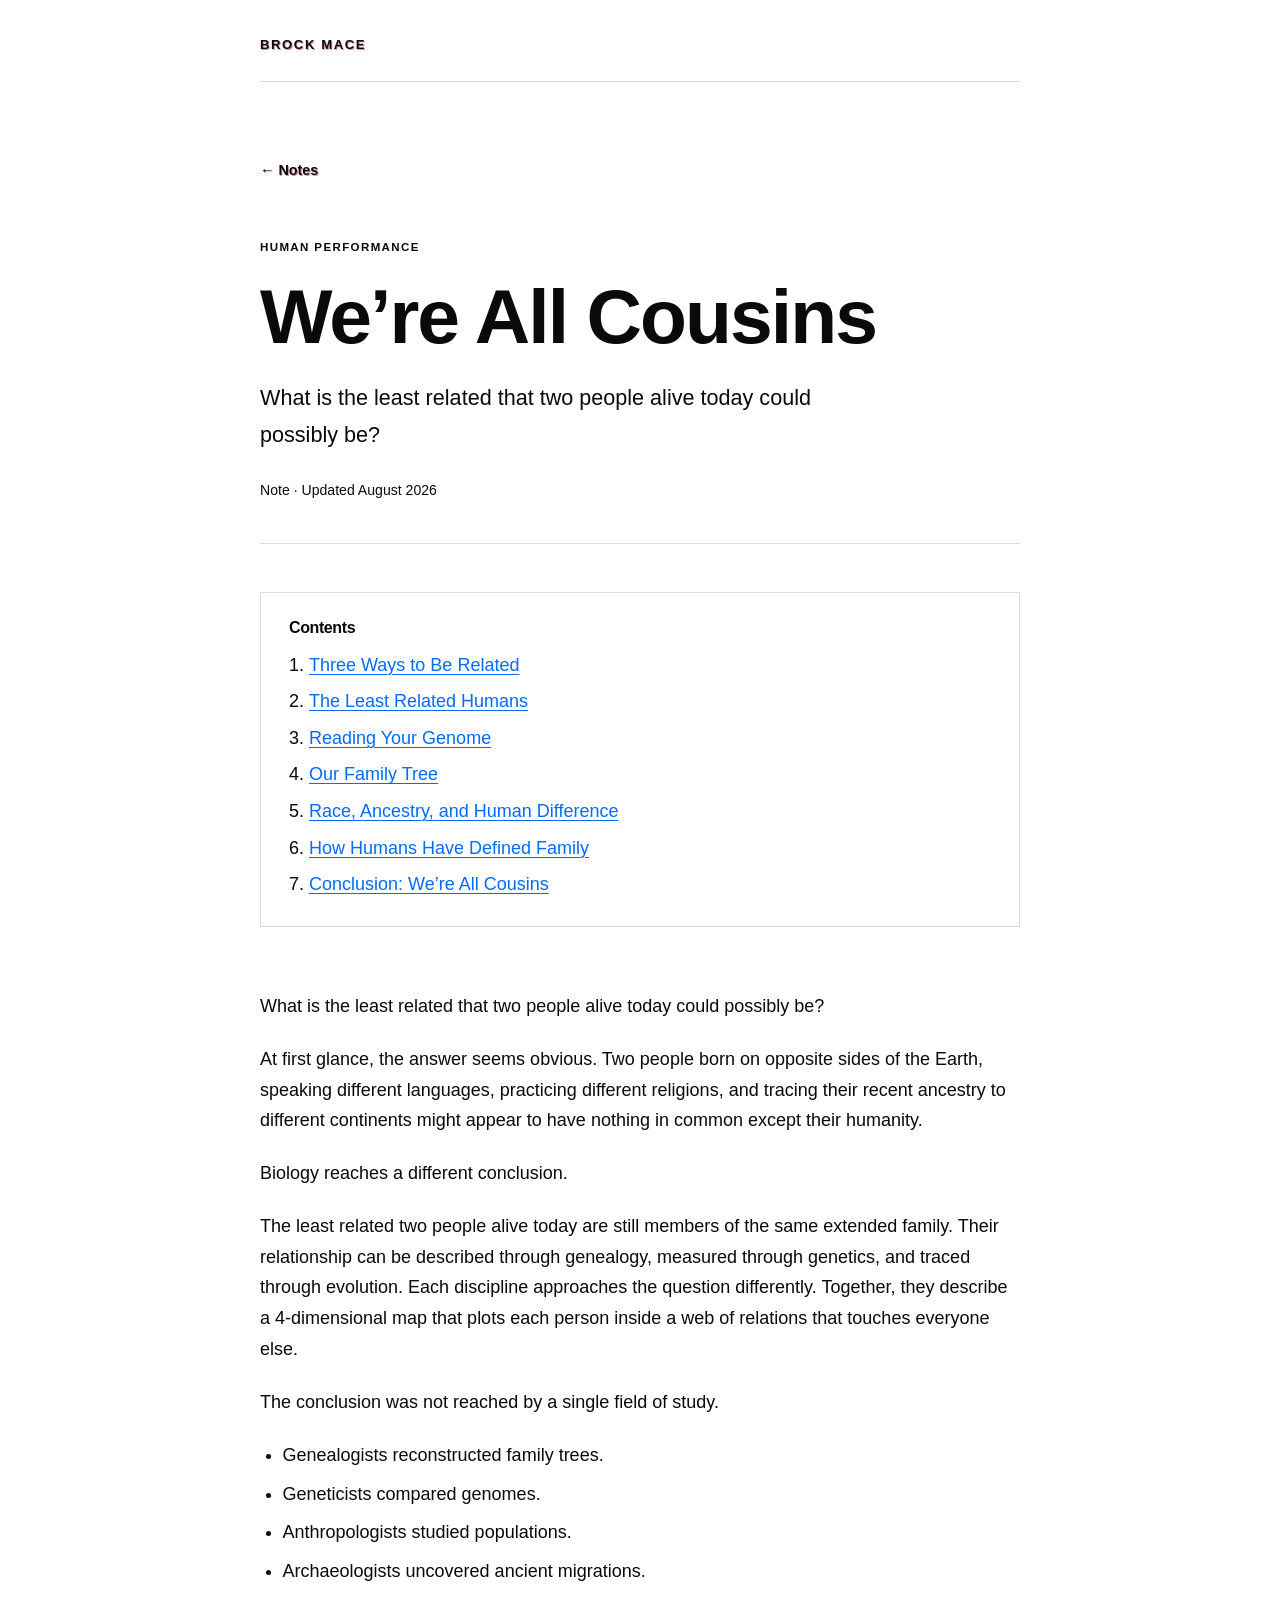
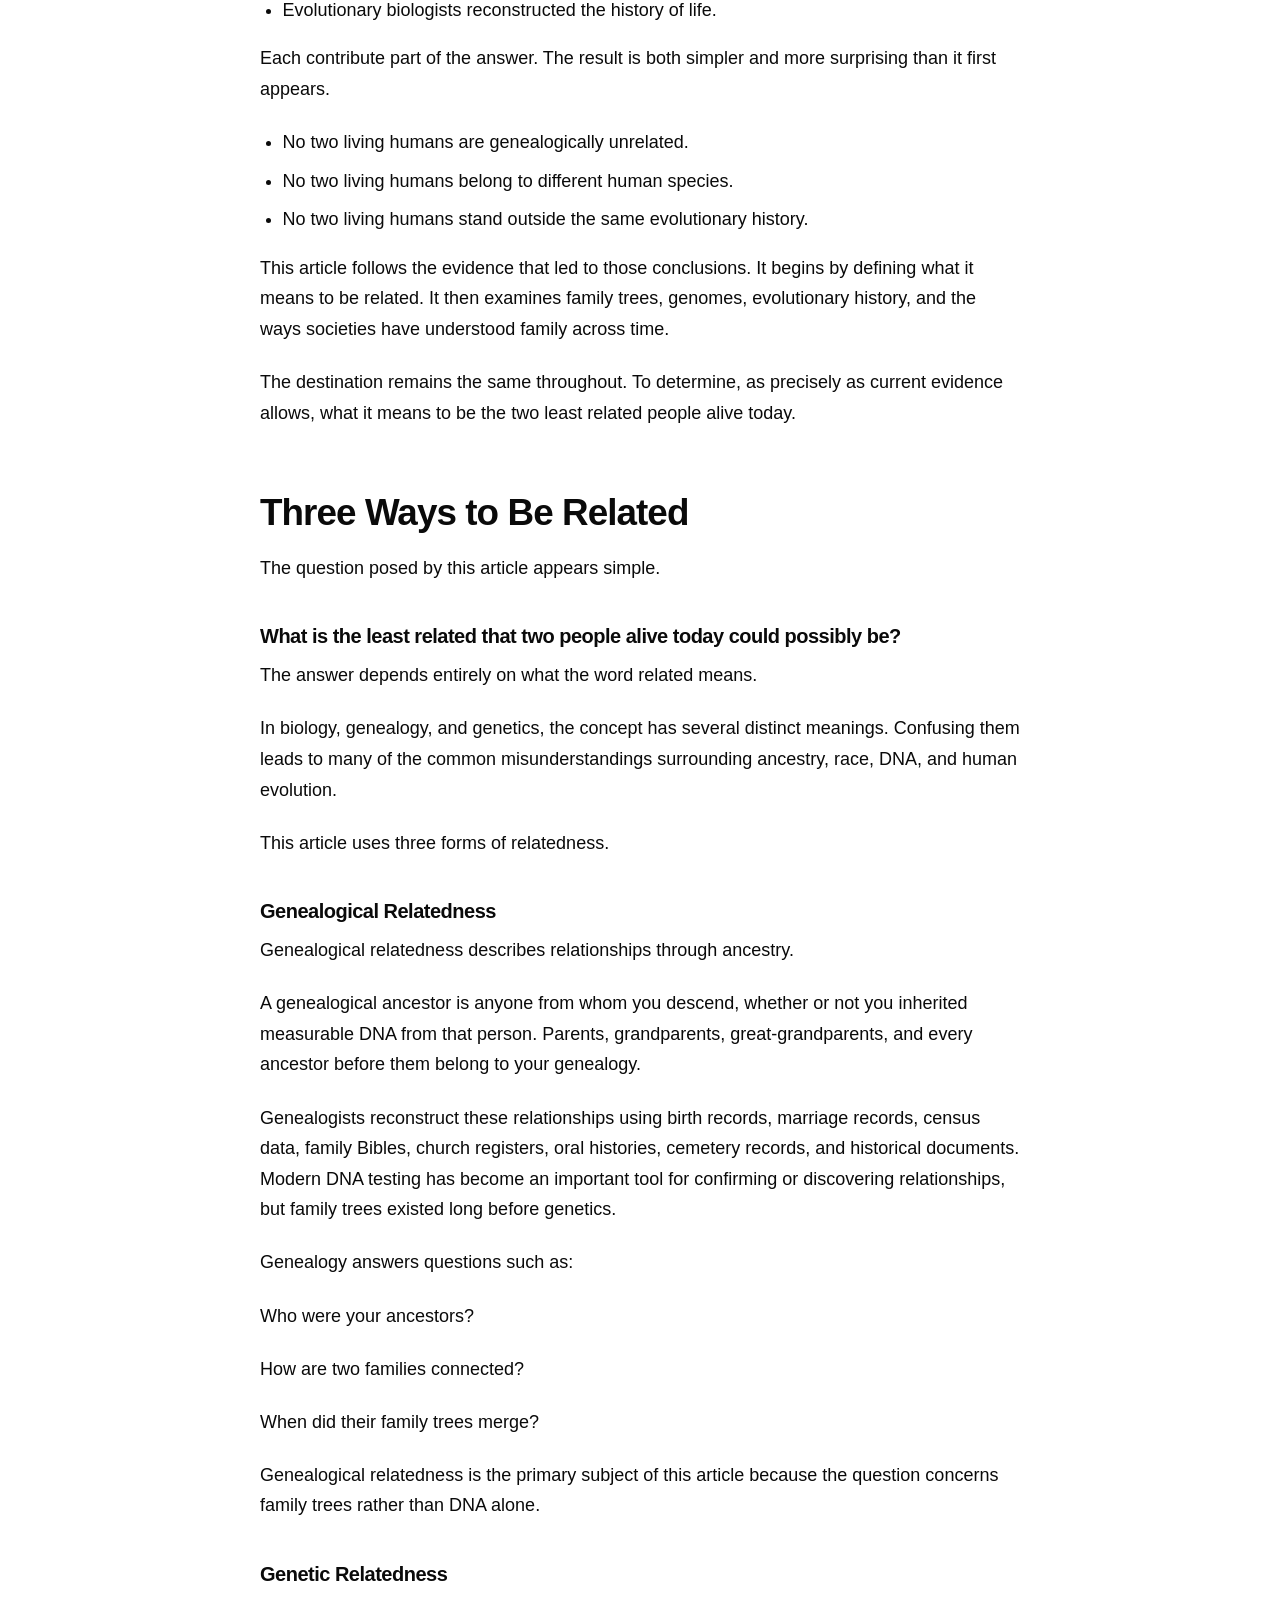
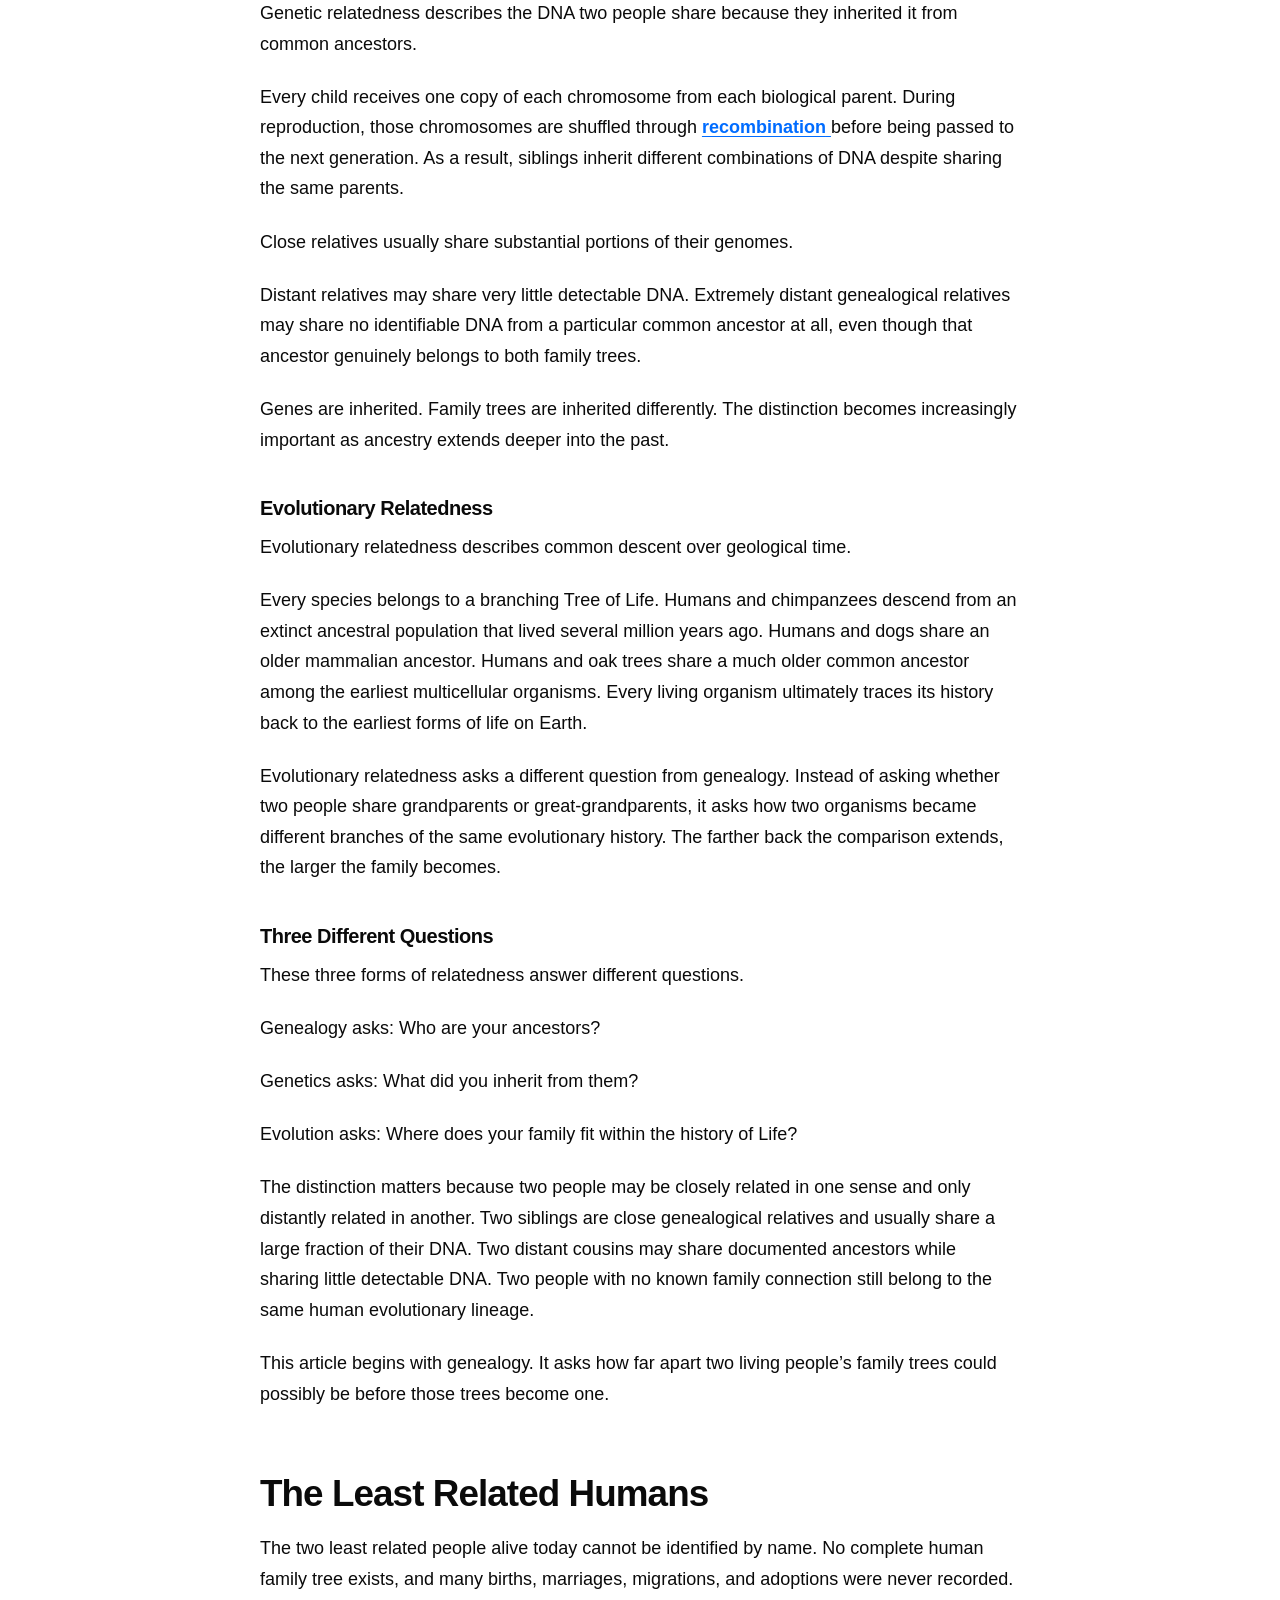
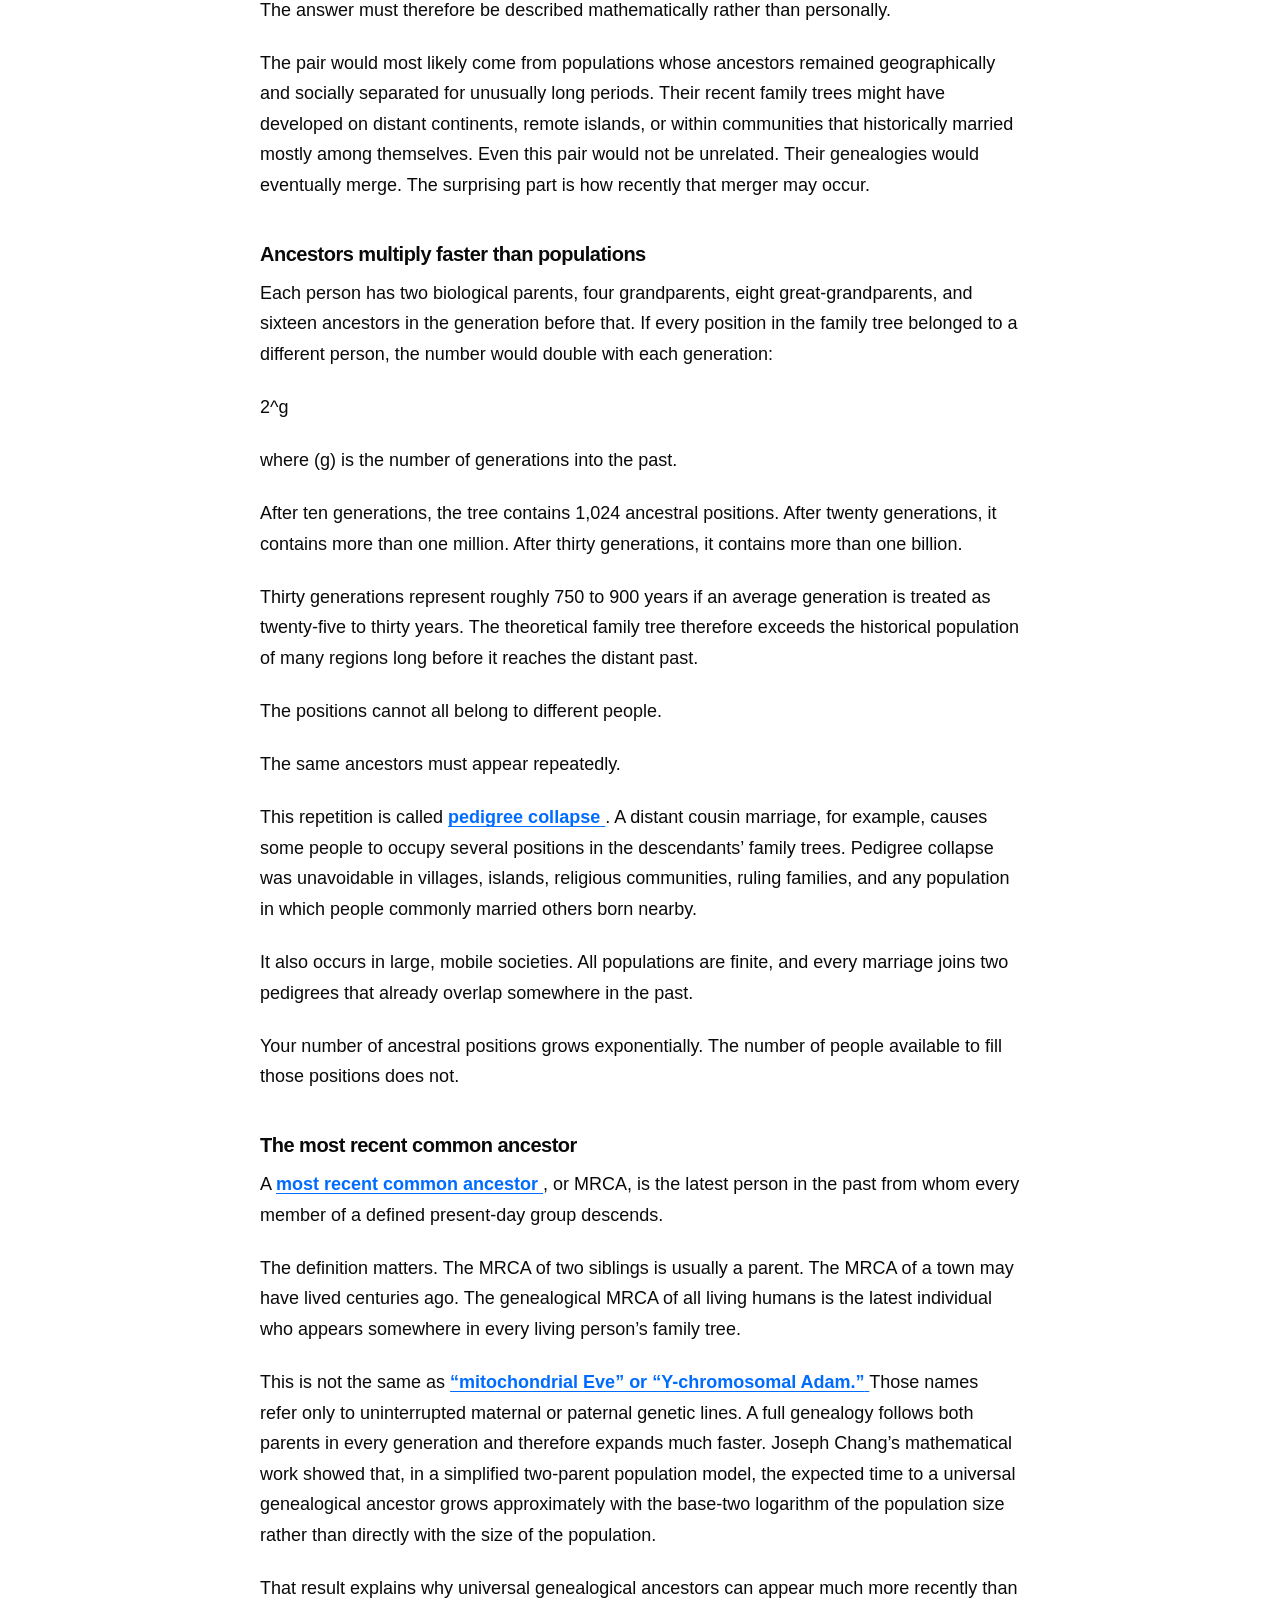
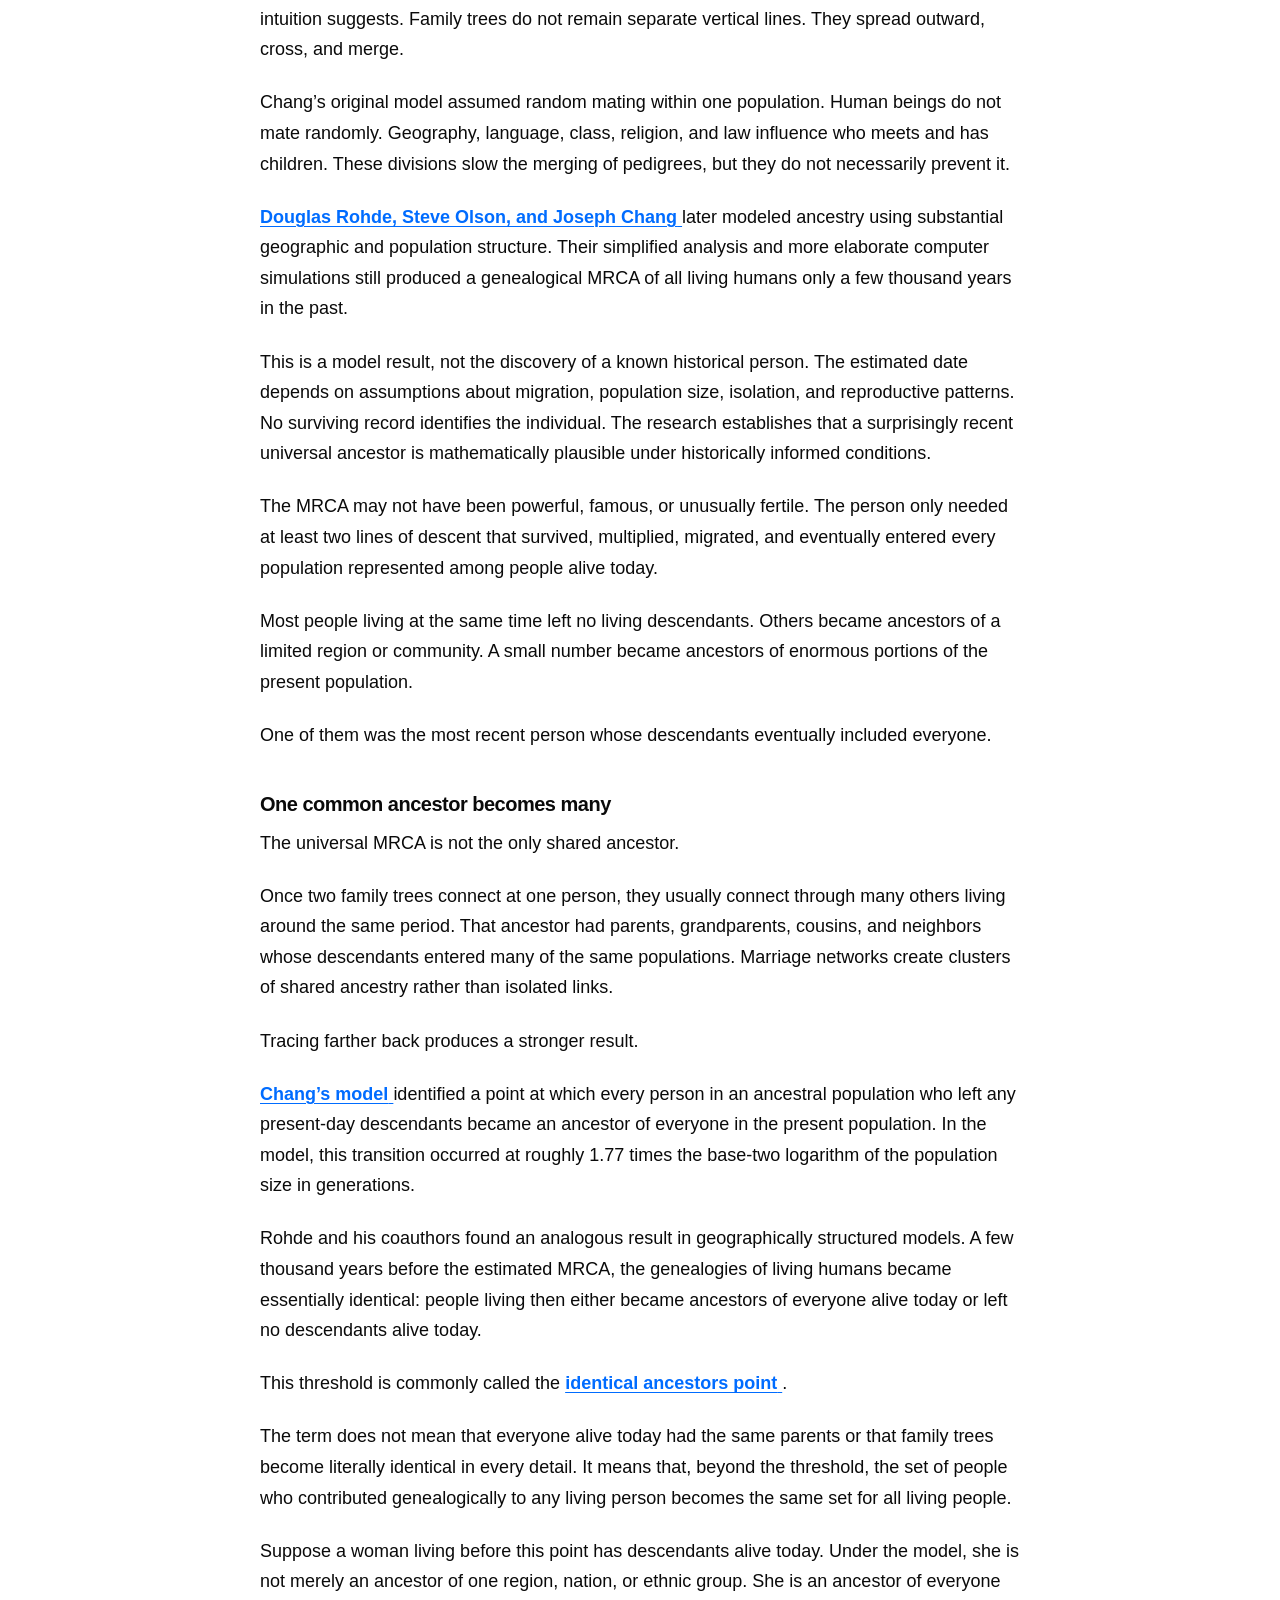
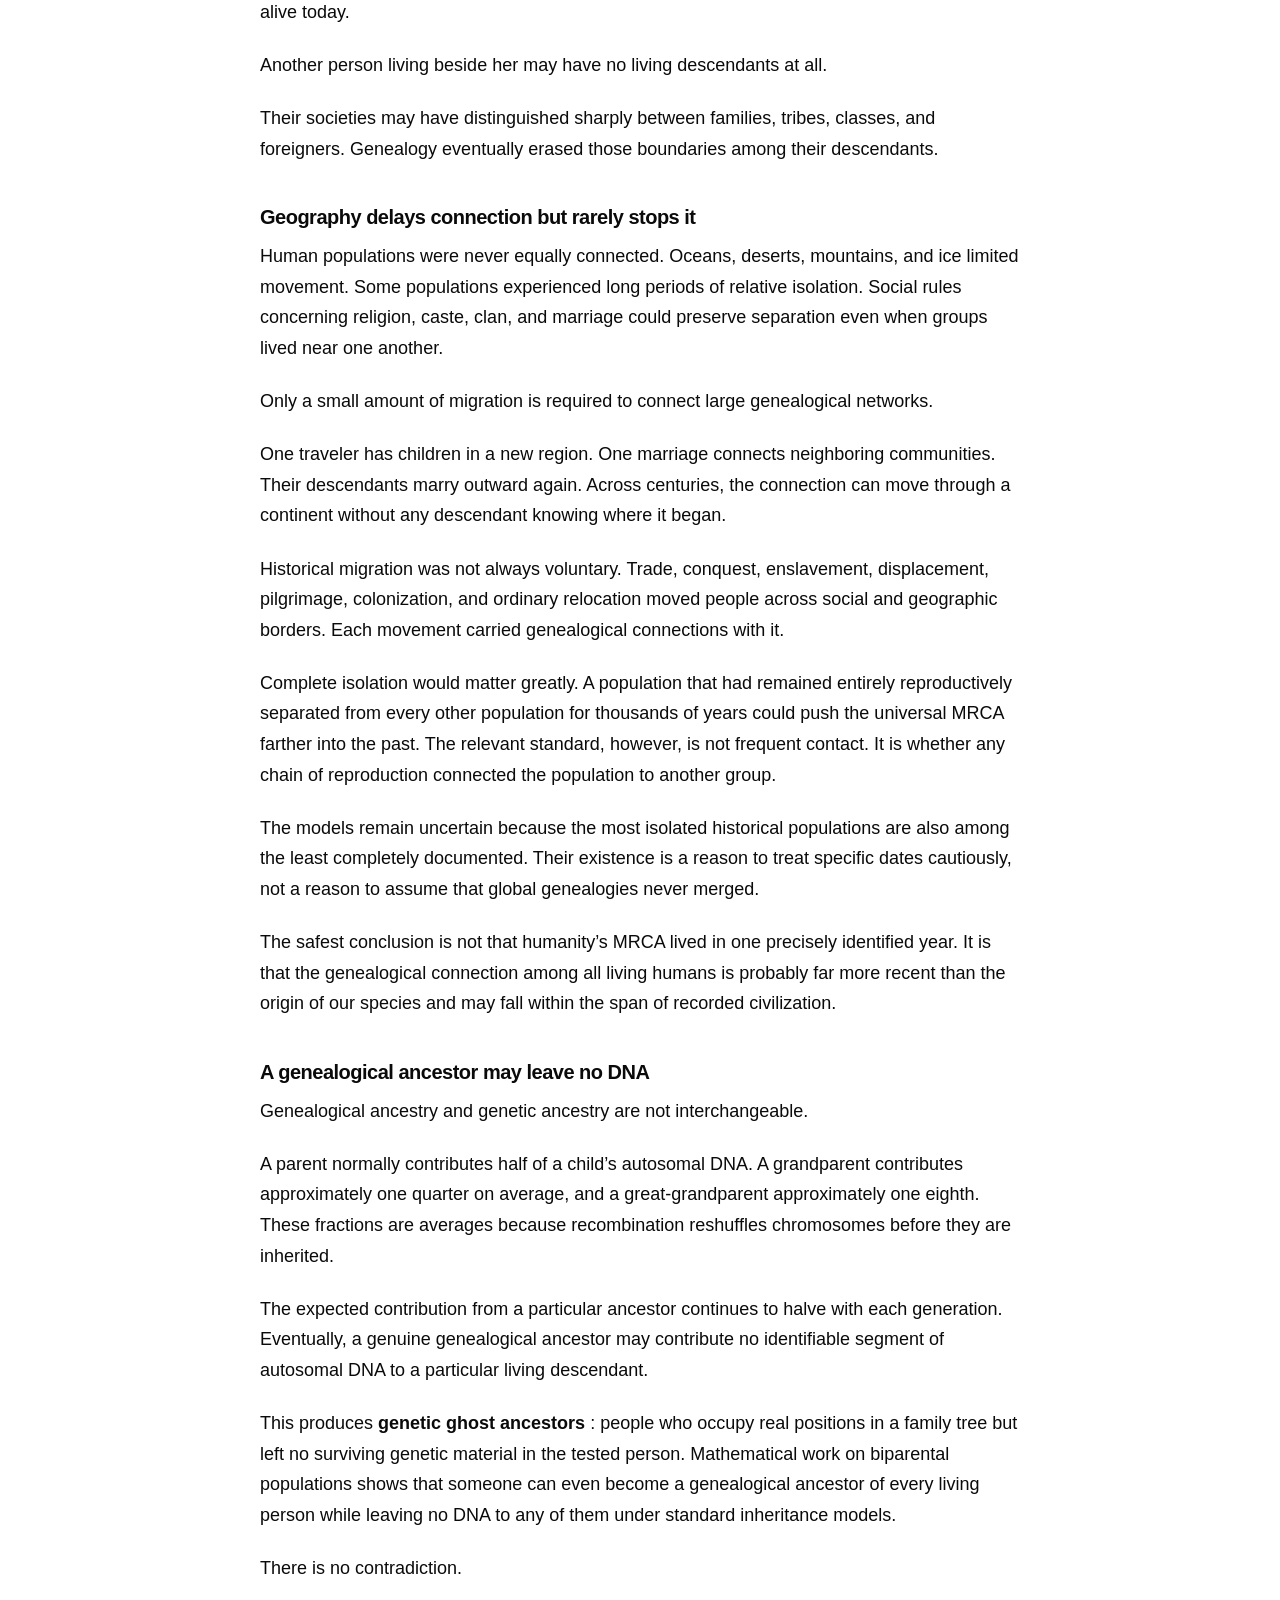
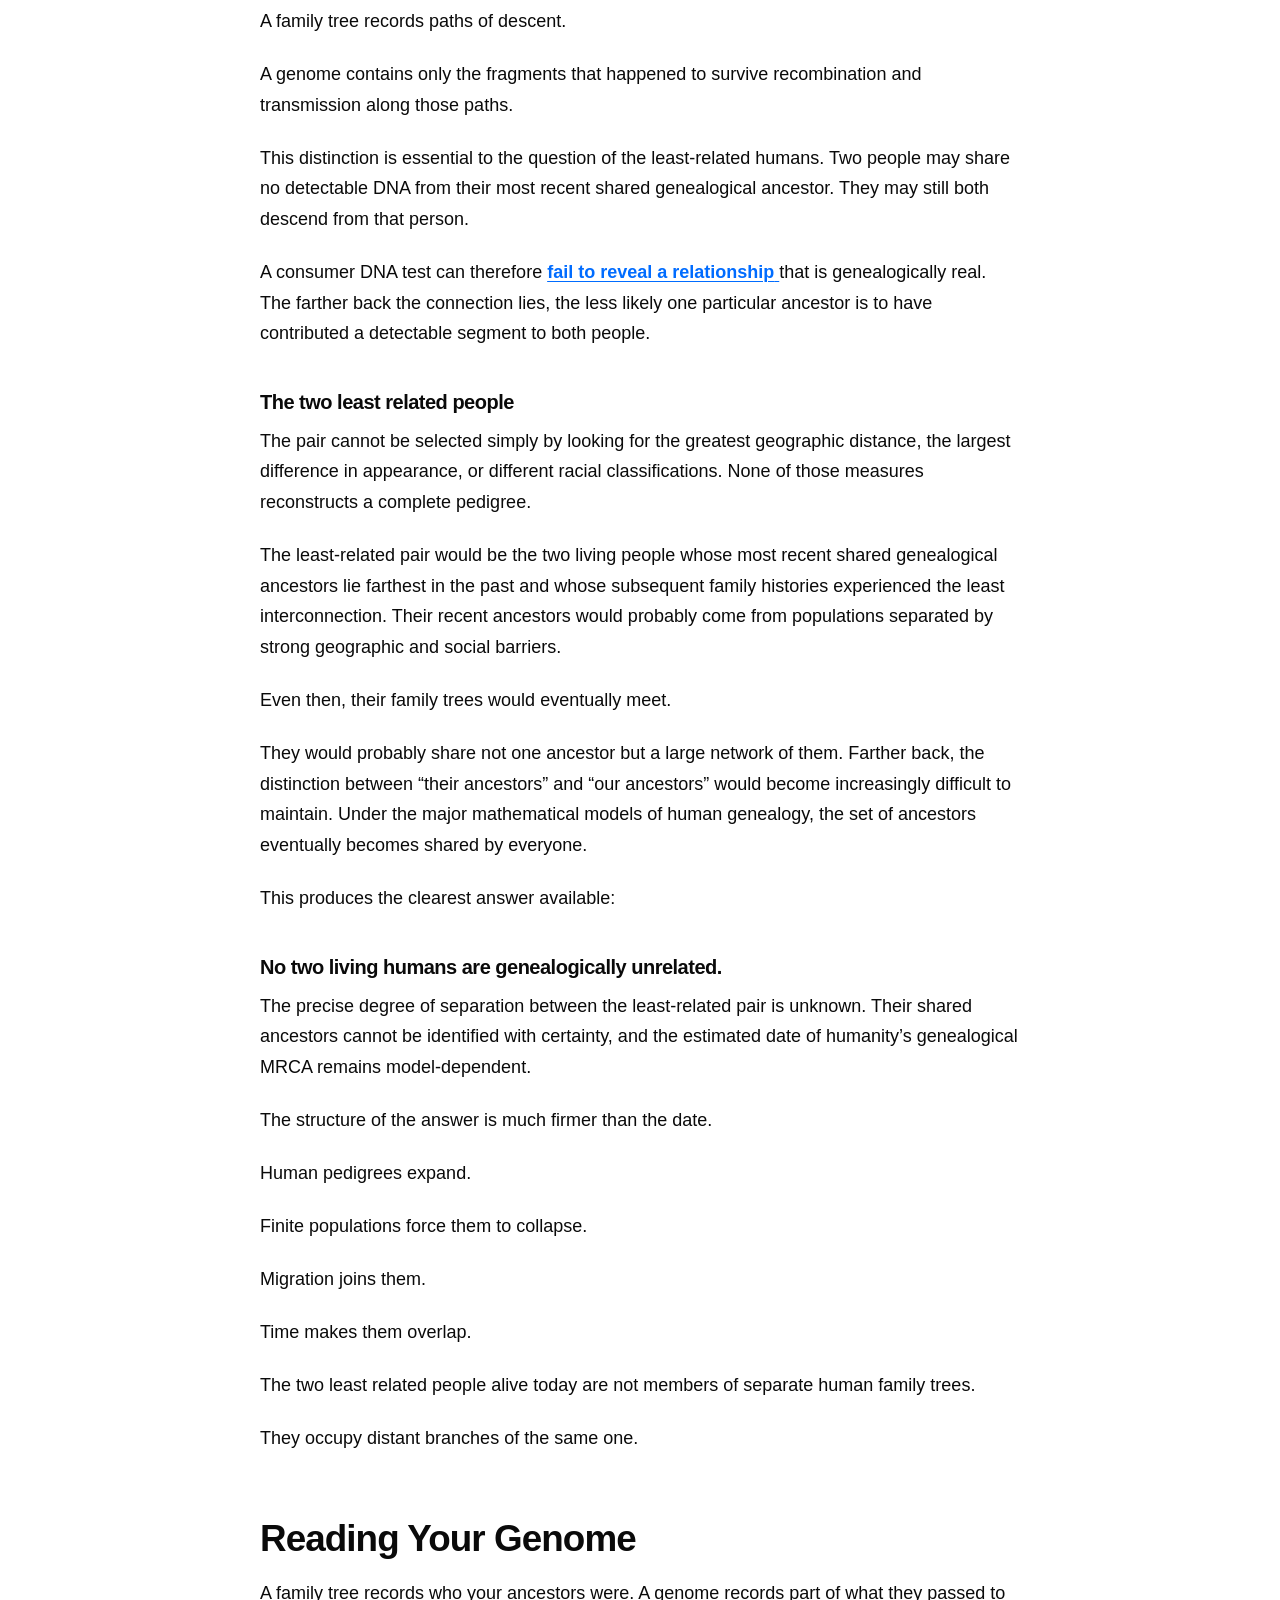
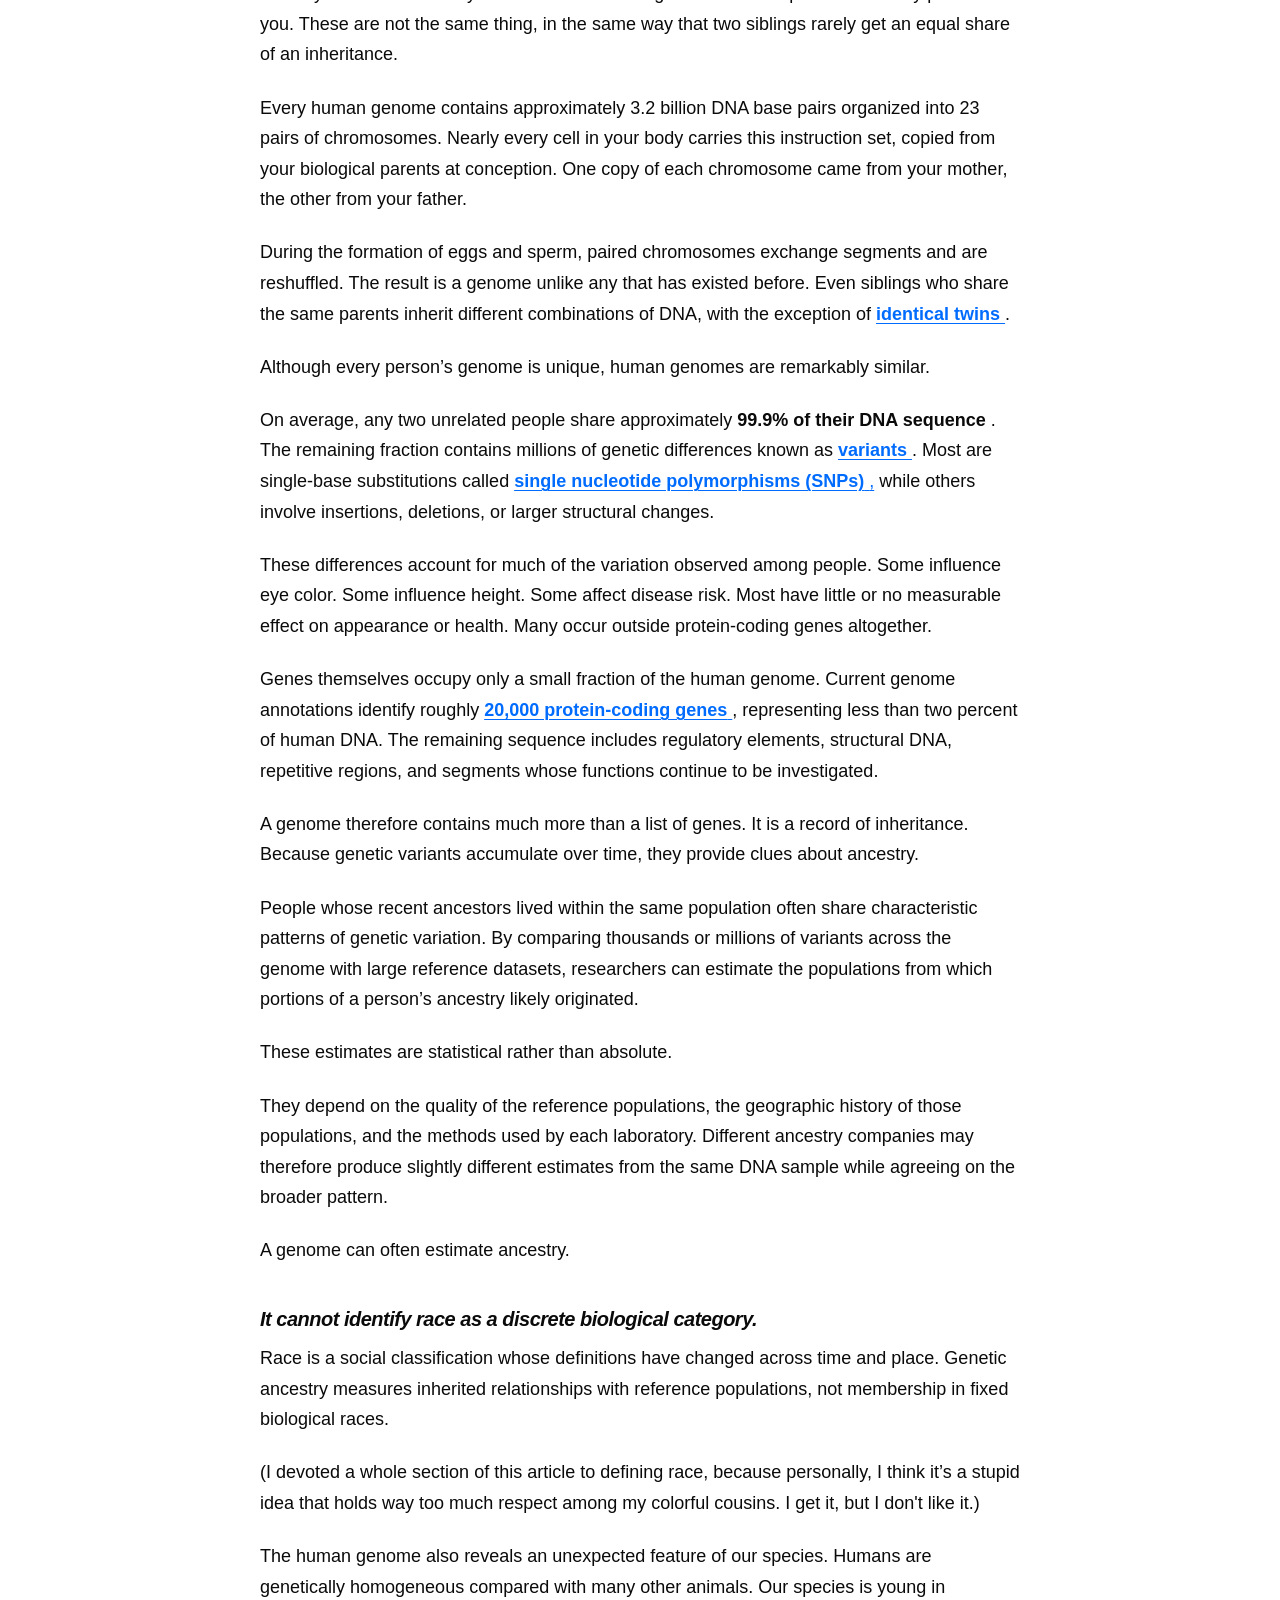
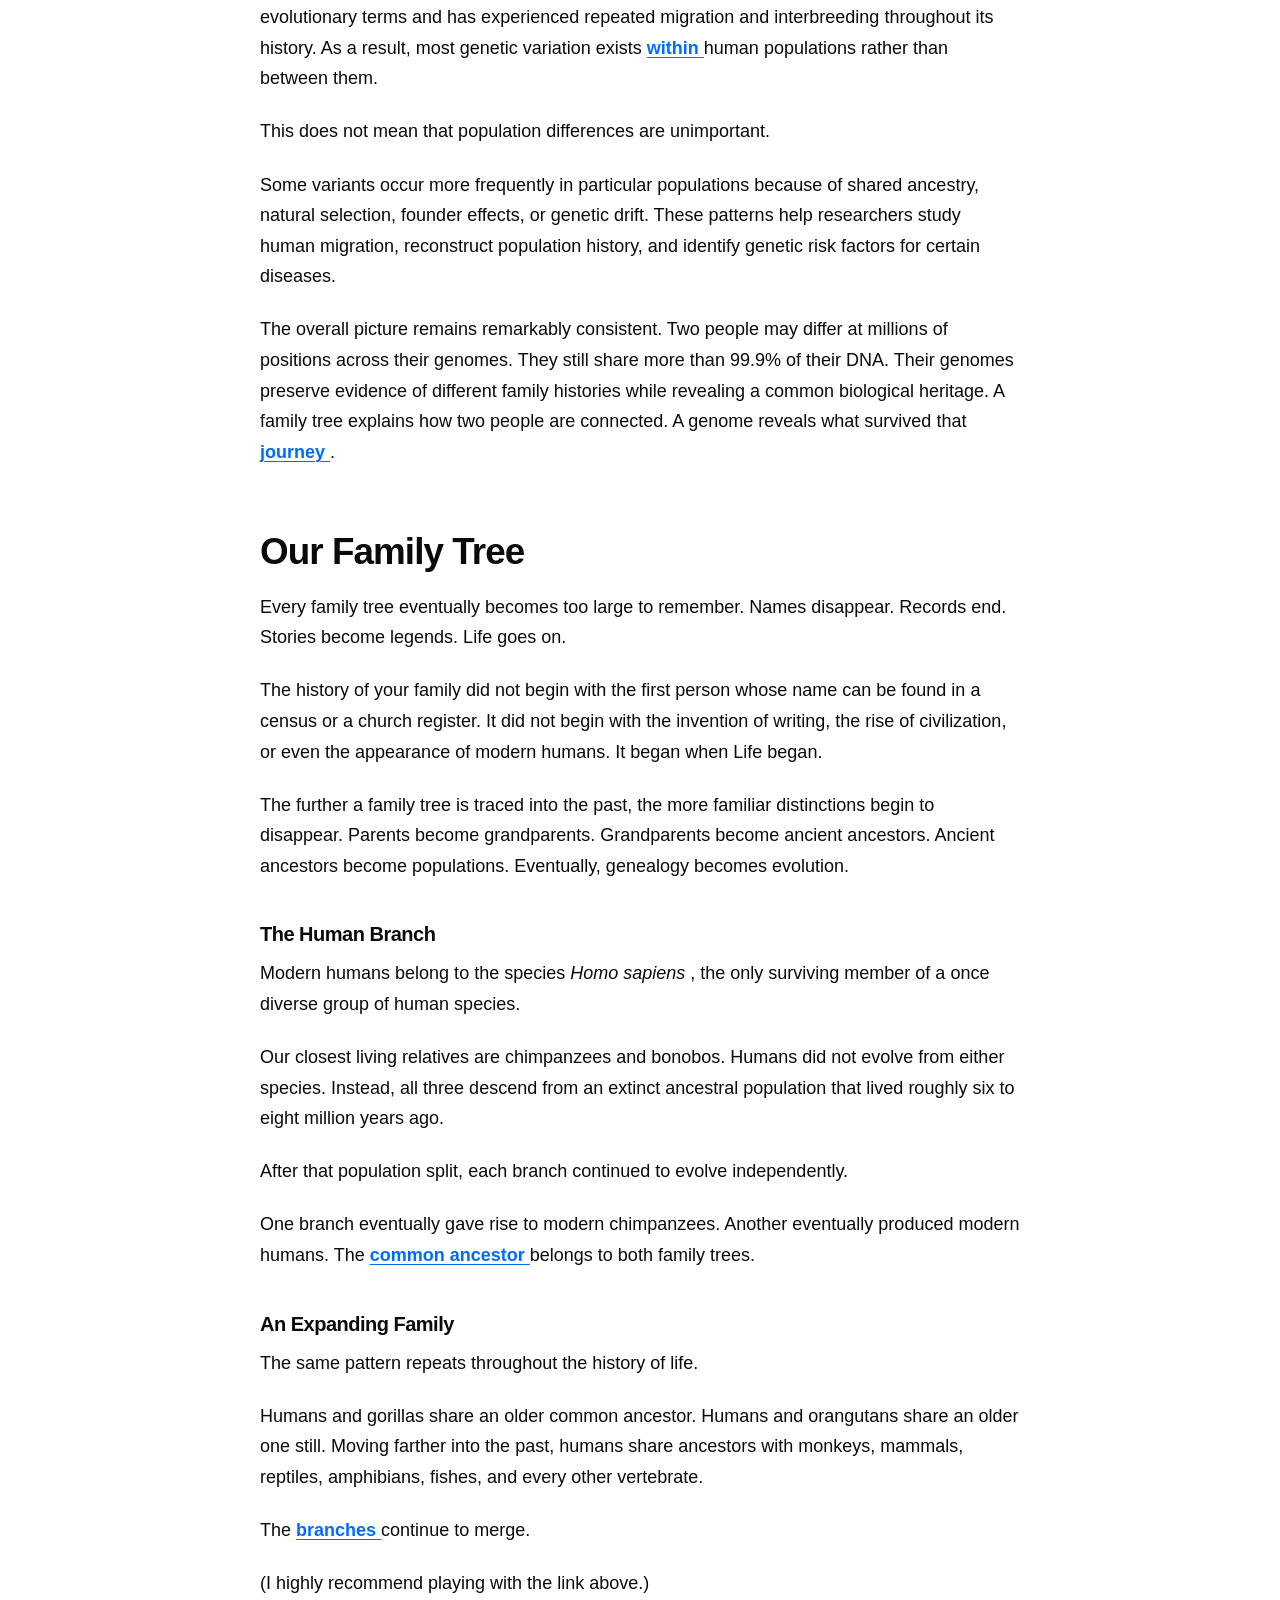
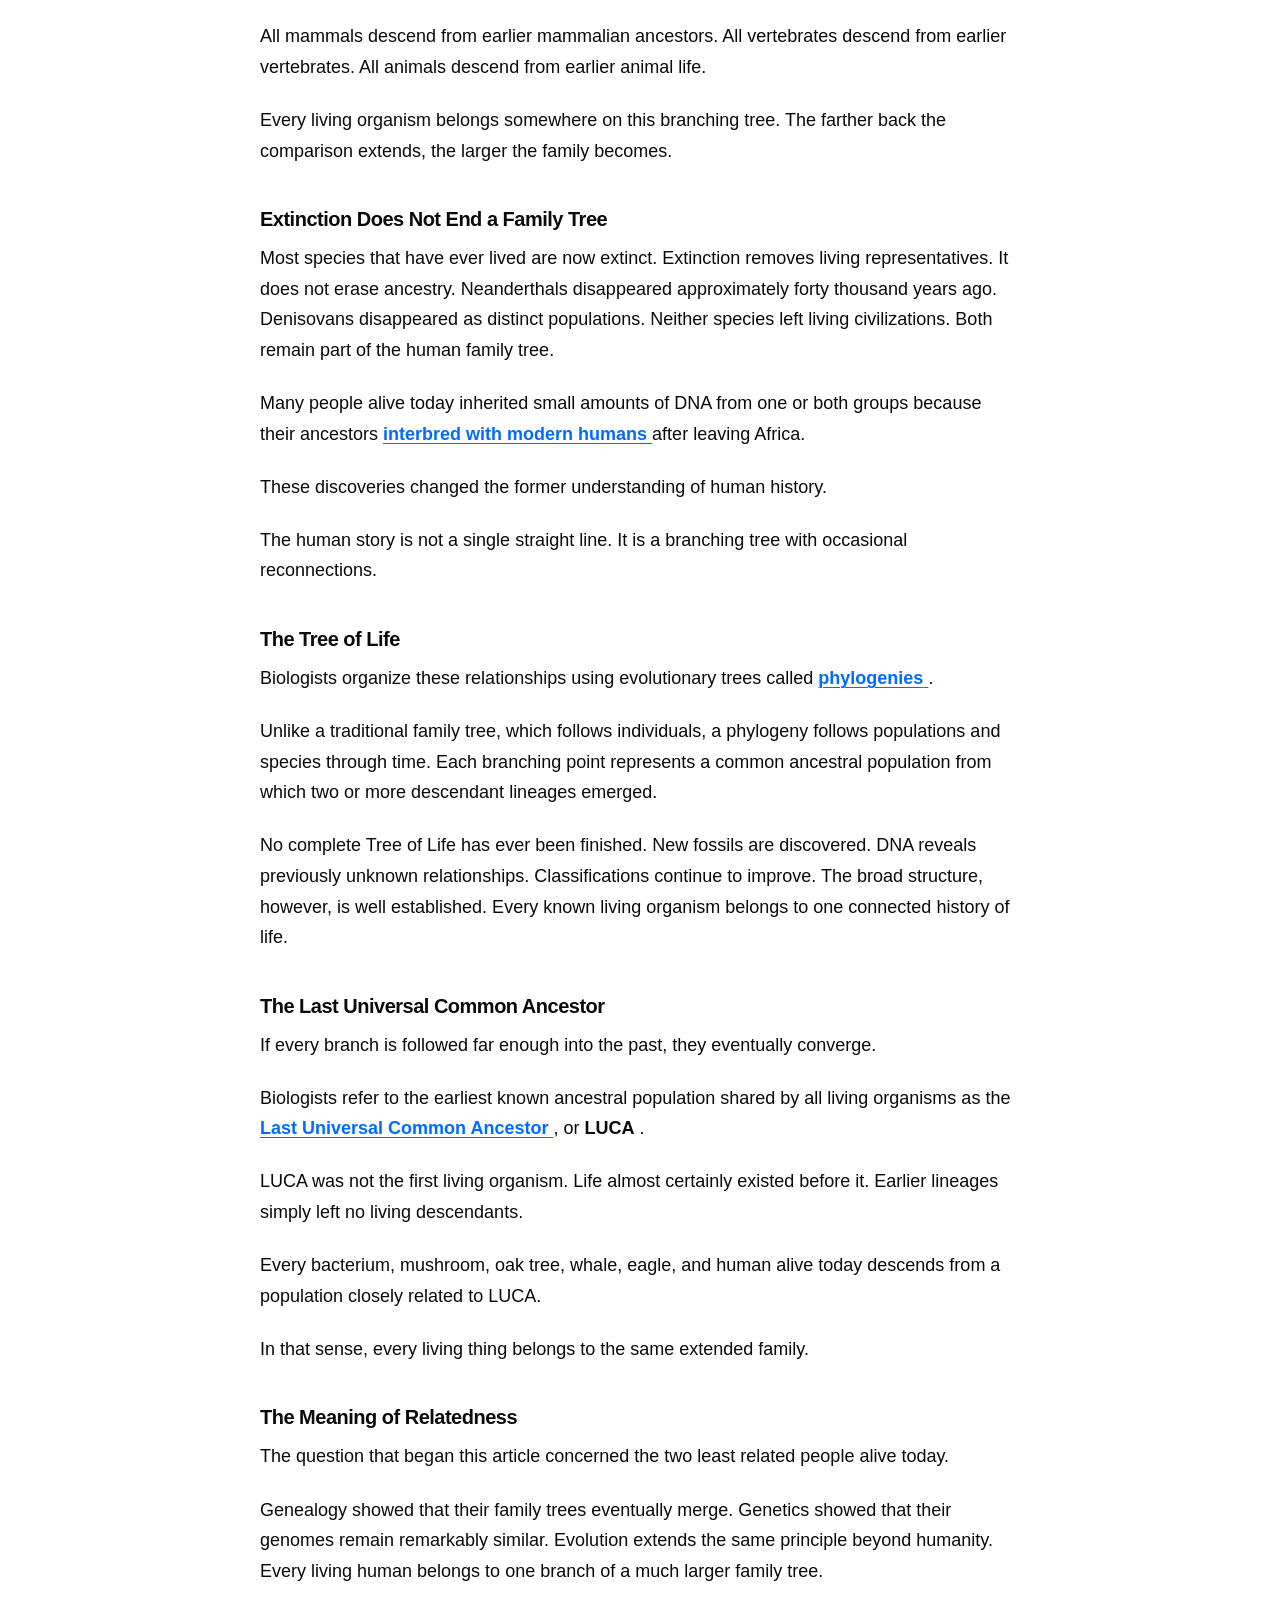
<file: were-all-cousins/index.html>
<!doctype html>
<html lang="en">
    <head>
        <meta charset="utf-8">
        <meta name="viewport" content="width=device-width, initial-scale=1">
        <meta name="description" content="What is the least related that two people alive today could possibly be?">
        <meta name="author" content="Brock Mace">
        <title>We’re All Cousins — Brock Mace</title>
        <link rel="canonical" href="https://brockmace.com/were-all-cousins/">
        <link rel="stylesheet" href="../assets/site.css">
    </head>
    <body>
        <header class="site-header">
            <a class="brand" href="../">BROCK MACE</a>
        </header>
        <main>
            <a class="back-link" href="../">← Notes</a>
            <header class="note-header">
                <p class="eyebrow">Human Performance</p>
                <h1>We’re All Cousins</h1>
                <p class="lede">What is the least related that two people alive today could possibly be?</p>
                <p class="meta">
                    <span>Note</span>
                    <span>Updated August 2026</span>
                </p>
            </header>
            <nav class="toc" aria-label="Table of contents">
                <h2>Contents</h2>
                <ol>
                    <li>
                        <a href="#three-ways-to-be-related">Three Ways to Be Related</a>
                    </li>
                    <li>
                        <a href="#the-least-related-humans">The Least Related Humans</a>
                    </li>
                    <li>
                        <a href="#reading-your-genome">Reading Your Genome</a>
                    </li>
                    <li>
                        <a href="#our-family-tree">Our Family Tree</a>
                    </li>
                    <li>
                        <a href="#race-ancestry-and-human-difference">Race, Ancestry, and Human Difference</a>
                    </li>
                    <li>
                        <a href="#how-humans-have-defined-family">How Humans Have Defined Family</a>
                    </li>
                    <li>
                        <a href="#conclusion-were-all-cousins">Conclusion: We’re All Cousins</a>
                    </li>
                </ol>
            </nav>
            <article>
                <p>What is the least related that two people alive today could possibly be?</p>
                <p>At first glance, the answer seems obvious. Two people born on opposite sides of the Earth, speaking different languages, practicing different religions, and tracing their recent ancestry to different continents might appear to have nothing in common except their humanity.</p>
                <p>Biology reaches a different conclusion.</p>
                <p>The least related two people alive today are still members of the same extended family. Their relationship can be described through genealogy, measured through genetics, and traced through evolution. Each discipline approaches the question differently. Together, they describe a 4-dimensional map that plots each person inside a web of relations that touches everyone else.</p>
                <p>The conclusion was not reached by a single field of study.</p>
                <ul>
                    <li>Genealogists reconstructed family trees.</li>
                    <li>Geneticists compared genomes.</li>
                    <li>Anthropologists studied populations.</li>
                    <li>Archaeologists uncovered ancient migrations.</li>
                    <li>Evolutionary biologists reconstructed the history of life.</li>
                </ul>
                <p>Each contribute part of the answer. The result is both simpler and more surprising than it first appears.</p>
                <ul>
                    <li>No two living humans are genealogically unrelated.</li>
                    <li>No two living humans belong to different human species.</li>
                    <li>No two living humans stand outside the same evolutionary history.</li>
                </ul>
                <p>This article follows the evidence that led to those conclusions. It begins by defining what it means to be related. It then examines family trees, genomes, evolutionary history, and the ways societies have understood family across time.</p>
                <p>The destination remains the same throughout. To determine, as precisely as current evidence allows, what it means to be the two least related people alive today.</p>
                <h2 id="three-ways-to-be-related">Three Ways to Be Related</h2>
                <p>The question posed by this article appears simple.</p>
                <h3 id="what-is-the-least-related-that-two-people-alive-today-could-possibly-be">
                    <strong>What is the least related that two people alive today could possibly be?</strong>
                </h3>
                <p>The answer depends entirely on what the word related means.</p>
                <p>In biology, genealogy, and genetics, the concept has several distinct meanings. Confusing them leads to many of the common misunderstandings surrounding ancestry, race, DNA, and human evolution.</p>
                <p>This article uses three forms of relatedness.</p>
                <h3 id="genealogical-relatedness">
                    <strong>Genealogical Relatedness</strong>
                </h3>
                <p>Genealogical relatedness describes relationships through ancestry.</p>
                <p>A genealogical ancestor is anyone from whom you descend, whether or not you inherited measurable DNA from that person. Parents, grandparents, great-grandparents, and every ancestor before them belong to your genealogy.</p>
                <p>Genealogists reconstruct these relationships using birth records, marriage records, census data, family Bibles, church registers, oral histories, cemetery records, and historical documents. Modern DNA testing has become an important tool for confirming or discovering relationships, but family trees existed long before genetics.</p>
                <p>Genealogy answers questions such as:</p>
                <p>Who were your ancestors?</p>
                <p>How are two families connected?</p>
                <p>When did their family trees merge?</p>
                <p>Genealogical relatedness is the primary subject of this article because the question concerns family trees rather than DNA alone.</p>
                <h3 id="genetic-relatedness">
                    <strong>Genetic Relatedness</strong>
                </h3>
                <p>Genetic relatedness describes the DNA two people share because they inherited it from common ancestors.</p>
                <p>
                    Every child receives one copy of each chromosome from each biological parent. During reproduction, those chromosomes are shuffled through 
                    <a href="https://evolution.berkeley.edu/sex-and-genetic-shuffling-the-details/" target="_blank" rel="noopener noreferrer">
                        <strong>recombination</strong>
                    </a>
                    before being passed to the next generation. As a result, siblings inherit different combinations of DNA despite sharing the same parents.
                </p>
                <p>Close relatives usually share substantial portions of their genomes.</p>
                <p>Distant relatives may share very little detectable DNA. Extremely distant genealogical relatives may share no identifiable DNA from a particular common ancestor at all, even though that ancestor genuinely belongs to both family trees.</p>
                <p>Genes are inherited. Family trees are inherited differently. The distinction becomes increasingly important as ancestry extends deeper into the past.</p>
                <h3 id="evolutionary-relatedness">
                    <strong>Evolutionary Relatedness</strong>
                </h3>
                <p>Evolutionary relatedness describes common descent over geological time.</p>
                <p>Every species belongs to a branching Tree of Life. Humans and chimpanzees descend from an extinct ancestral population that lived several million years ago. Humans and dogs share an older mammalian ancestor. Humans and oak trees share a much older common ancestor among the earliest multicellular organisms. Every living organism ultimately traces its history back to the earliest forms of life on Earth.</p>
                <p>Evolutionary relatedness asks a different question from genealogy. Instead of asking whether two people share grandparents or great-grandparents, it asks how two organisms became different branches of the same evolutionary history. The farther back the comparison extends, the larger the family becomes.</p>
                <h3 id="three-different-questions">
                    <strong>Three Different Questions</strong>
                </h3>
                <p>These three forms of relatedness answer different questions.</p>
                <p>Genealogy asks: Who are your ancestors?</p>
                <p>Genetics asks: What did you inherit from them?</p>
                <p>Evolution asks: Where does your family fit within the history of Life?</p>
                <p>The distinction matters because two people may be closely related in one sense and only distantly related in another. Two siblings are close genealogical relatives and usually share a large fraction of their DNA. Two distant cousins may share documented ancestors while sharing little detectable DNA. Two people with no known family connection still belong to the same human evolutionary lineage.</p>
                <p>This article begins with genealogy. It asks how far apart two living people’s family trees could possibly be before those trees become one.</p>
                <h2 id="the-least-related-humans">The Least Related Humans</h2>
                <p>The two least related people alive today cannot be identified by name. No complete human family tree exists, and many births, marriages, migrations, and adoptions were never recorded. The answer must therefore be described mathematically rather than personally.</p>
                <p>The pair would most likely come from populations whose ancestors remained geographically and socially separated for unusually long periods. Their recent family trees might have developed on distant continents, remote islands, or within communities that historically married mostly among themselves. Even this pair would not be unrelated. Their genealogies would eventually merge. The surprising part is how recently that merger may occur.</p>
                <h3 id="ancestors-multiply-faster-than-populations">
                    <strong>Ancestors multiply faster than populations</strong>
                </h3>
                <p>Each person has two biological parents, four grandparents, eight great-grandparents, and sixteen ancestors in the generation before that. If every position in the family tree belonged to a different person, the number would double with each generation:</p>
                <p class="equation" aria-label="two to the power of g">2^g</p>
                <p>where (g) is the number of generations into the past.</p>
                <p>After ten generations, the tree contains 1,024 ancestral positions. After twenty generations, it contains more than one million. After thirty generations, it contains more than one billion.</p>
                <p>Thirty generations represent roughly 750 to 900 years if an average generation is treated as twenty-five to thirty years. The theoretical family tree therefore exceeds the historical population of many regions long before it reaches the distant past.</p>
                <p>The positions cannot all belong to different people.</p>
                <p>The same ancestors must appear repeatedly.</p>
                <p>
                    This repetition is called 
                    <a href="https://familytreemagazine.com/research/what-is-pedigree-collapse/" target="_blank" rel="noopener noreferrer">
                        <strong>pedigree collapse</strong>
                    </a>
                    . A distant cousin marriage, for example, causes some people to occupy several positions in the descendants’ family trees. Pedigree collapse was unavoidable in villages, islands, religious communities, ruling families, and any population in which people commonly married others born nearby.
                </p>
                <p>It also occurs in large, mobile societies. All populations are finite, and every marriage joins two pedigrees that already overlap somewhere in the past.</p>
                <p>Your number of ancestral positions grows exponentially. The number of people available to fill those positions does not.</p>
                <h3 id="the-most-recent-common-ancestor">
                    <strong>The most recent common ancestor</strong>
                </h3>
                <p>
                    A 
                    <a href="https://www.cambridge.org/core/journals/advances-in-applied-probability/article/recent-common-ancestors-of-all-presentday-individuals/330372AB57FB1CB3839FAAA46CF81B66" target="_blank" rel="noopener noreferrer">
                        <strong>most recent common ancestor</strong>
                    </a>
                    , or MRCA, is the latest person in the past from whom every member of a defined present-day group descends.
                </p>
                <p>The definition matters. The MRCA of two siblings is usually a parent. The MRCA of a town may have lived centuries ago. The genealogical MRCA of all living humans is the latest individual who appears somewhere in every living person’s family tree.</p>
                <p>
                    This is not the same as 
                    <a href="https://biologos.org/series/evolution-basics/articles/mitochondrial-eve-and-y-chromosome-adam" target="_blank" rel="noopener noreferrer">
                        <strong>“mitochondrial Eve” or “Y-chromosomal Adam.”</strong>
                    </a>
                    <strong></strong>
                    Those names refer only to uninterrupted maternal or paternal genetic lines. A full genealogy follows both parents in every generation and therefore expands much faster. Joseph Chang’s mathematical work showed that, in a simplified two-parent population model, the expected time to a universal genealogical ancestor grows approximately with the base-two logarithm of the population size rather than directly with the size of the population.
                </p>
                <p>That result explains why universal genealogical ancestors can appear much more recently than intuition suggests. Family trees do not remain separate vertical lines. They spread outward, cross, and merge.</p>
                <p>Chang’s original model assumed random mating within one population. Human beings do not mate randomly. Geography, language, class, religion, and law influence who meets and has children. These divisions slow the merging of pedigrees, but they do not necessarily prevent it.</p>
                <p>
                    <a href="https://www.nature.com/articles/nature02842" target="_blank" rel="noopener noreferrer">
                        <strong>Douglas Rohde, Steve Olson, and Joseph Chang</strong>
                    </a>
                    later modeled ancestry using substantial geographic and population structure. Their simplified analysis and more elaborate computer simulations still produced a genealogical MRCA of all living humans only a few thousand years in the past.
                </p>
                <p>This is a model result, not the discovery of a known historical person. The estimated date depends on assumptions about migration, population size, isolation, and reproductive patterns. No surviving record identifies the individual. The research establishes that a surprisingly recent universal ancestor is mathematically plausible under historically informed conditions.</p>
                <p>The MRCA may not have been powerful, famous, or unusually fertile. The person only needed at least two lines of descent that survived, multiplied, migrated, and eventually entered every population represented among people alive today.</p>
                <p>Most people living at the same time left no living descendants. Others became ancestors of a limited region or community. A small number became ancestors of enormous portions of the present population.</p>
                <p>One of them was the most recent person whose descendants eventually included everyone.</p>
                <h3 id="one-common-ancestor-becomes-many">
                    <strong>One common ancestor becomes many</strong>
                </h3>
                <p>The universal MRCA is not the only shared ancestor.</p>
                <p>Once two family trees connect at one person, they usually connect through many others living around the same period. That ancestor had parents, grandparents, cousins, and neighbors whose descendants entered many of the same populations. Marriage networks create clusters of shared ancestry rather than isolated links.</p>
                <p>Tracing farther back produces a stronger result.</p>
                <p>
                    <a href="https://www.cambridge.org/core/journals/advances-in-applied-probability/article/recent-common-ancestors-of-all-presentday-individuals/330372AB57FB1CB3839FAAA46CF81B66" target="_blank" rel="noopener noreferrer">
                        <strong>Chang’s model</strong>
                    </a>
                    identified a point at which every person in an ancestral population who left any present-day descendants became an ancestor of everyone in the present population. In the model, this transition occurred at roughly 1.77 times the base-two logarithm of the population size in generations.
                </p>
                <p>Rohde and his coauthors found an analogous result in geographically structured models. A few thousand years before the estimated MRCA, the genealogies of living humans became essentially identical: people living then either became ancestors of everyone alive today or left no descendants alive today.</p>
                <p>
                    This threshold is commonly called the 
                    <a href="https://isogg.org/wiki/Identical_ancestors_point" target="_blank" rel="noopener noreferrer">
                        <strong>identical ancestors point</strong>
                    </a>
                    .
                </p>
                <p>The term does not mean that everyone alive today had the same parents or that family trees become literally identical in every detail. It means that, beyond the threshold, the set of people who contributed genealogically to any living person becomes the same set for all living people.</p>
                <p>Suppose a woman living before this point has descendants alive today. Under the model, she is not merely an ancestor of one region, nation, or ethnic group. She is an ancestor of everyone alive today.</p>
                <p>Another person living beside her may have no living descendants at all.</p>
                <p>Their societies may have distinguished sharply between families, tribes, classes, and foreigners. Genealogy eventually erased those boundaries among their descendants.</p>
                <h3 id="geography-delays-connection-but-rarely-stops-it">
                    <strong>Geography delays connection but rarely stops it</strong>
                </h3>
                <p>Human populations were never equally connected. Oceans, deserts, mountains, and ice limited movement. Some populations experienced long periods of relative isolation. Social rules concerning religion, caste, clan, and marriage could preserve separation even when groups lived near one another.</p>
                <p>Only a small amount of migration is required to connect large genealogical networks.</p>
                <p>One traveler has children in a new region. One marriage connects neighboring communities. Their descendants marry outward again. Across centuries, the connection can move through a continent without any descendant knowing where it began.</p>
                <p>Historical migration was not always voluntary. Trade, conquest, enslavement, displacement, pilgrimage, colonization, and ordinary relocation moved people across social and geographic borders. Each movement carried genealogical connections with it.</p>
                <p>Complete isolation would matter greatly. A population that had remained entirely reproductively separated from every other population for thousands of years could push the universal MRCA farther into the past. The relevant standard, however, is not frequent contact. It is whether any chain of reproduction connected the population to another group.</p>
                <p>The models remain uncertain because the most isolated historical populations are also among the least completely documented. Their existence is a reason to treat specific dates cautiously, not a reason to assume that global genealogies never merged.</p>
                <p>The safest conclusion is not that humanity’s MRCA lived in one precisely identified year. It is that the genealogical connection among all living humans is probably far more recent than the origin of our species and may fall within the span of recorded civilization.</p>
                <h3 id="a-genealogical-ancestor-may-leave-no-dna">
                    <strong>A genealogical ancestor may leave no DNA</strong>
                </h3>
                <p>Genealogical ancestry and genetic ancestry are not interchangeable.</p>
                <p>A parent normally contributes half of a child’s autosomal DNA. A grandparent contributes approximately one quarter on average, and a great-grandparent approximately one eighth. These fractions are averages because recombination reshuffles chromosomes before they are inherited.</p>
                <p>The expected contribution from a particular ancestor continues to halve with each generation. Eventually, a genuine genealogical ancestor may contribute no identifiable segment of autosomal DNA to a particular living descendant.</p>
                <p>
                    This produces <strong>genetic ghost ancestors</strong>
                    : people who occupy real positions in a family tree but left no surviving genetic material in the tested person. Mathematical work on biparental populations shows that someone can even become a genealogical ancestor of every living person while leaving no DNA to any of them under standard inheritance models.
                </p>
                <p>There is no contradiction.</p>
                <p>A family tree records paths of descent.</p>
                <p>A genome contains only the fragments that happened to survive recombination and transmission along those paths.</p>
                <p>This distinction is essential to the question of the least-related humans. Two people may share no detectable DNA from their most recent shared genealogical ancestor. They may still both descend from that person.</p>
                <p>
                    A consumer DNA test can therefore 
                    <a href="https://blog.myheritage.com/2025/05/why-do-some-of-my-relatives-not-show-up-in-my-dna-matches/" target="_blank" rel="noopener noreferrer">
                        <strong>fail to reveal a relationship</strong>
                    </a>
                    that is genealogically real. The farther back the connection lies, the less likely one particular ancestor is to have contributed a detectable segment to both people.
                </p>
                <h3 id="the-two-least-related-people">
                    <strong>The two least related people</strong>
                </h3>
                <p>The pair cannot be selected simply by looking for the greatest geographic distance, the largest difference in appearance, or different racial classifications. None of those measures reconstructs a complete pedigree.</p>
                <p>The least-related pair would be the two living people whose most recent shared genealogical ancestors lie farthest in the past and whose subsequent family histories experienced the least interconnection. Their recent ancestors would probably come from populations separated by strong geographic and social barriers.</p>
                <p>Even then, their family trees would eventually meet.</p>
                <p>They would probably share not one ancestor but a large network of them. Farther back, the distinction between “their ancestors” and “our ancestors” would become increasingly difficult to maintain. Under the major mathematical models of human genealogy, the set of ancestors eventually becomes shared by everyone.</p>
                <p>This produces the clearest answer available:</p>
                <h3 id="no-two-living-humans-are-genealogically-unrelated">
                    <strong>No two living humans are genealogically unrelated.</strong>
                </h3>
                <p>The precise degree of separation between the least-related pair is unknown. Their shared ancestors cannot be identified with certainty, and the estimated date of humanity’s genealogical MRCA remains model-dependent.</p>
                <p>The structure of the answer is much firmer than the date.</p>
                <p>Human pedigrees expand.</p>
                <p>Finite populations force them to collapse.</p>
                <p>Migration joins them.</p>
                <p>Time makes them overlap.</p>
                <p>The two least related people alive today are not members of separate human family trees.</p>
                <p>They occupy distant branches of the same one.</p>
                <h2 id="reading-your-genome">Reading Your Genome</h2>
                <p>A family tree records who your ancestors were. A genome records part of what they passed to you. These are not the same thing, in the same way that two siblings rarely get an equal share of an inheritance.</p>
                <p>Every human genome contains approximately 3.2 billion DNA base pairs organized into 23 pairs of chromosomes. Nearly every cell in your body carries this instruction set, copied from your biological parents at conception. One copy of each chromosome came from your mother, the other from your father.</p>
                <p>
                    During the formation of eggs and sperm, paired chromosomes exchange segments and are reshuffled. The result is a genome unlike any that has existed before. Even siblings who share the same parents inherit different combinations of DNA, with the exception of 
                    <a href="https://scienceinsights.org/do-siblings-have-the-same-dna-not-exactly/" target="_blank" rel="noopener noreferrer">
                        <strong>identical twins</strong>
                    </a>
                    .
                </p>
                <p>Although every person’s genome is unique, human genomes are remarkably similar.</p>
                <p>
                    On average, any two unrelated people share approximately <strong>99.9% of their DNA sequence</strong>
                    . The remaining fraction contains millions of genetic differences known as 
                    <a href="https://www.genomicseducation.hee.nhs.uk/blog/whats-in-a-little-variation/" target="_blank" rel="noopener noreferrer">
                        <strong>variants</strong>
                    </a>
                    . Most are single-base substitutions called 
                    <a href="https://medlineplus.gov/genetics/understanding/genomicresearch/snp/" target="_blank" rel="noopener noreferrer">
                        <strong>single nucleotide polymorphisms (SNPs)</strong>
                    </a>
                    <a href="https://medlineplus.gov/genetics/understanding/genomicresearch/snp/" target="_blank" rel="noopener noreferrer">,</a>
                    while others involve insertions, deletions, or larger structural changes.
                </p>
                <p>These differences account for much of the variation observed among people. Some influence eye color. Some influence height. Some affect disease risk. Most have little or no measurable effect on appearance or health. Many occur outside protein-coding genes altogether.</p>
                <p>
                    Genes themselves occupy only a small fraction of the human genome. Current genome annotations identify roughly 
                    <a href="https://nigms.nih.gov/biobeat/2024/04/genetics-by-the-numbers" target="_blank" rel="noopener noreferrer">
                        <strong>20,000 protein-coding genes</strong>
                    </a>
                    , representing less than two percent of human DNA. The remaining sequence includes regulatory elements, structural DNA, repetitive regions, and segments whose functions continue to be investigated.
                </p>
                <p>A genome therefore contains much more than a list of genes. It is a record of inheritance. Because genetic variants accumulate over time, they provide clues about ancestry.</p>
                <p>People whose recent ancestors lived within the same population often share characteristic patterns of genetic variation. By comparing thousands or millions of variants across the genome with large reference datasets, researchers can estimate the populations from which portions of a person’s ancestry likely originated.</p>
                <p>These estimates are statistical rather than absolute.</p>
                <p>They depend on the quality of the reference populations, the geographic history of those populations, and the methods used by each laboratory. Different ancestry companies may therefore produce slightly different estimates from the same DNA sample while agreeing on the broader pattern.</p>
                <p>A genome can often estimate ancestry.</p>
                <h3 id="it-cannot-identify-race-as-a-discrete-biological-category">
                    <strong>
                        <em>It cannot identify race as a discrete biological category.</em>
                    </strong>
                </h3>
                <p>Race is a social classification whose definitions have changed across time and place. Genetic ancestry measures inherited relationships with reference populations, not membership in fixed biological races.</p>
                <p class="aside">(I devoted a whole section of this article to defining race, because personally, I think it’s a stupid idea that holds way too much respect among my colorful cousins. I get it, but I don't like it.)</p>
                <p>
                    The human genome also reveals an unexpected feature of our species. Humans are genetically homogeneous compared with many other animals. Our species is young in evolutionary terms and has experienced repeated migration and interbreeding throughout its history. As a result, most genetic variation exists 
                    <a href="https://pmc.ncbi.nlm.nih.gov/articles/PMC9014183/" target="_blank" rel="noopener noreferrer">
                        <strong>within</strong>
                    </a>
                    human populations rather than between them.
                </p>
                <p>This does not mean that population differences are unimportant.</p>
                <p>Some variants occur more frequently in particular populations because of shared ancestry, natural selection, founder effects, or genetic drift. These patterns help researchers study human migration, reconstruct population history, and identify genetic risk factors for certain diseases.</p>
                <p>
                    The overall picture remains remarkably consistent. Two people may differ at millions of positions across their genomes. They still share more than 99.9% of their DNA. Their genomes preserve evidence of different family histories while revealing a common biological heritage. A family tree explains how two people are connected. A genome reveals what survived that 
                    <a href="https://archive.org/stream/who-we-are-and-how-we-got-here-ancient-dna-and-the-new-science-of/Who_We_Are_and_How_We_Got_Here_Ancient_DNA_and_the_new_science_of_djvu.txt" target="_blank" rel="noopener noreferrer">
                        <strong>journey</strong>
                    </a>
                    .
                </p>
                <h2 id="our-family-tree">Our Family Tree</h2>
                <p>Every family tree eventually becomes too large to remember. Names disappear. Records end. Stories become legends. Life goes on.</p>
                <p>The history of your family did not begin with the first person whose name can be found in a census or a church register. It did not begin with the invention of writing, the rise of civilization, or even the appearance of modern humans. It began when Life began.</p>
                <p>The further a family tree is traced into the past, the more familiar distinctions begin to disappear. Parents become grandparents. Grandparents become ancient ancestors. Ancient ancestors become populations. Eventually, genealogy becomes evolution.</p>
                <h3 id="the-human-branch">
                    <strong>The Human Branch</strong>
                </h3>
                <p>
                    Modern humans belong to the species <em>Homo sapiens</em>
                    , the only surviving member of a once diverse group of human species.
                </p>
                <p>Our closest living relatives are chimpanzees and bonobos. Humans did not evolve from either species. Instead, all three descend from an extinct ancestral population that lived roughly six to eight million years ago.</p>
                <p>After that population split, each branch continued to evolve independently.</p>
                <p>
                    One branch eventually gave rise to modern chimpanzees. Another eventually produced modern humans. The 
                    <a href="https://www.amnh.org/exhibitions/permanent/human-origins/understanding-our-past/dna-comparing-humans-and-chimps" target="_blank" rel="noopener noreferrer">
                        <strong>common ancestor</strong>
                    </a>
                    belongs to both family trees.
                </p>
                <h3 id="an-expanding-family">
                    <strong>An Expanding Family</strong>
                </h3>
                <p>The same pattern repeats throughout the history of life.</p>
                <p>Humans and gorillas share an older common ancestor. Humans and orangutans share an older one still. Moving farther into the past, humans share ancestors with monkeys, mammals, reptiles, amphibians, fishes, and every other vertebrate.</p>
                <p>
                    The 
                    <a href="https://www.onezoom.org/" target="_blank" rel="noopener noreferrer">
                        <strong>branches</strong>
                    </a>
                    continue to merge.
                </p>
                <p class="aside">(I highly recommend playing with the link above.)</p>
                <p>All mammals descend from earlier mammalian ancestors. All vertebrates descend from earlier vertebrates. All animals descend from earlier animal life.</p>
                <p>Every living organism belongs somewhere on this branching tree. The farther back the comparison extends, the larger the family becomes.</p>
                <h3 id="extinction-does-not-end-a-family-tree">
                    <strong>Extinction Does Not End a Family Tree</strong>
                </h3>
                <p>Most species that have ever lived are now extinct. Extinction removes living representatives. It does not erase ancestry. Neanderthals disappeared approximately forty thousand years ago. Denisovans disappeared as distinct populations. Neither species left living civilizations. Both remain part of the human family tree.</p>
                <p>
                    Many people alive today inherited small amounts of DNA from one or both groups because their ancestors 
                    <a href="https://news.berkeley.edu/2024/12/12/a-new-timeline-for-neanderthal-interbreeding-with-modern-humans/" target="_blank" rel="noopener noreferrer">
                        <strong>interbred with modern humans</strong>
                    </a>
                    after leaving Africa.
                </p>
                <p>These discoveries changed the former understanding of human history.</p>
                <p>The human story is not a single straight line. It is a branching tree with occasional reconnections.</p>
                <h3 id="the-tree-of-life">
                    <strong>The Tree of Life</strong>
                </h3>
                <p>
                    Biologists organize these relationships using evolutionary trees called 
                    <a href="https://evolution.berkeley.edu/evolution-101/the-history-of-life-looking-at-the-patterns/understanding-phylogenies/" target="_blank" rel="noopener noreferrer">
                        <strong>phylogenies</strong>
                    </a>
                    .
                </p>
                <p>Unlike a traditional family tree, which follows individuals, a phylogeny follows populations and species through time. Each branching point represents a common ancestral population from which two or more descendant lineages emerged.</p>
                <p>No complete Tree of Life has ever been finished. New fossils are discovered. DNA reveals previously unknown relationships. Classifications continue to improve. The broad structure, however, is well established. Every known living organism belongs to one connected history of life.</p>
                <h3 id="the-last-universal-common-ancestor">
                    <strong>The Last Universal Common Ancestor</strong>
                </h3>
                <p>If every branch is followed far enough into the past, they eventually converge.</p>
                <p>
                    Biologists refer to the earliest known ancestral population shared by all living organisms as the 
                    <a href="https://www.quantamagazine.org/all-life-on-earth-today-descended-from-a-single-cell-meet-luca-20241120/" target="_blank" rel="noopener noreferrer">
                        <strong>Last Universal Common Ancestor</strong>
                    </a>
                    , or <strong>LUCA</strong>
                    .
                </p>
                <p>LUCA was not the first living organism. Life almost certainly existed before it. Earlier lineages simply left no living descendants.</p>
                <p>Every bacterium, mushroom, oak tree, whale, eagle, and human alive today descends from a population closely related to LUCA.</p>
                <p>In that sense, every living thing belongs to the same extended family.</p>
                <h3 id="the-meaning-of-relatedness">
                    <strong>The Meaning of Relatedness</strong>
                </h3>
                <p>The question that began this article concerned the two least related people alive today.</p>
                <p>Genealogy showed that their family trees eventually merge. Genetics showed that their genomes remain remarkably similar. Evolution extends the same principle beyond humanity. Every living human belongs to one branch of a much larger family tree.</p>
                <p>People make up different names for the branches and misidentify and rename them, but if you zoom out far enough, Life has only one shared history.</p>
                <h2 id="race-ancestry-and-human-difference">Race, Ancestry, and Human Difference</h2>
                <p>People differ.</p>
                <p>They differ in appearance, language, culture, health, family history, and countless other ways. The challenge has never been observing those differences. It has been deciding what they mean.</p>
                <p>Modern genetics distinguishes several concepts that are often used interchangeably in everyday conversation.</p>
                <h3 id="race">
                    <strong>Race</strong>
                </h3>
                <p>
                    <a href="https://bioanth.org/about/aaba-statement-on-race-racism/" target="_blank" rel="noopener noreferrer">
                        <strong>Race</strong>
                    </a>
                    <strong></strong>
                    is a system of classifying people into groups based on selected physical characteristics, ancestry, geography, or social history. (Like I said, dumb. But, I get it.)
                </p>
                <p>
                    The 
                    <a href="https://www.census.gov/data-tools/demo/race/MREAD_1790_2010.html" target="_blank" rel="noopener noreferrer">
                        <strong>categories</strong>
                    </a>
                    have varied across cultures and across time. A person classified one way in one country may be classified differently in another. Governments have revised racial classifications repeatedly, and census categories continue to change.
                </p>
                <p>For this reason, race is generally understood by anthropologists and geneticists as a social classification rather than a discrete biological division of humanity.</p>
                <p>This does not mean that race is socially unimportant.</p>
                <p>It means that racial categories are defined by people rather than by sharp biological boundaries.</p>
                <h3 id="ancestry">
                    <strong>Ancestry</strong>
                </h3>
                <p>Ancestry describes where a person’s recent forebears came from.</p>
                <p>Unlike race, ancestry follows family history.</p>
                <p>Modern genetic testing estimates ancestry by comparing a person’s DNA with reference populations whose geographic histories are reasonably well understood. These estimates describe statistical similarity rather than absolute membership in a particular historical population.</p>
                <p>Ancestry is therefore best understood as a reconstruction of family history.</p>
                <h3 id="population">
                    <strong>Population</strong>
                </h3>
                <p>A population is a group of individuals who reproduce more frequently with one another than with people outside the group. Populations may be separated by geography, language, religion, culture, or history. Over time they can develop differences in the frequencies of particular genetic variants.</p>
                <p>These differences are the foundation of population genetics.</p>
                <p>They do not create separate human species or sharply bounded biological races. Instead, they reflect the ordinary processes of migration, isolation, mutation, natural selection, and genetic drift acting over many generations.</p>
                <h3 id="ethnicity">
                    <strong>Ethnicity</strong>
                </h3>
                <p>Ethnicity describes a shared cultural identity.</p>
                <p>It may include language, religion, customs, historical experience, or national origin. People can change their ethnicity through migration, adoption, marriage, or cultural assimilation.</p>
                <p>Genes do not determine ethnicity.</p>
                <h3 id="phenotype">
                    <strong>Phenotype</strong>
                </h3>
                <p>A phenotype is an observable characteristic.</p>
                <ul>
                    <li>Height.</li>
                    <li>Eye color.</li>
                    <li>Blood type.</li>
                    <li>Skin pigmentation.</li>
                    <li>Lactose tolerance.</li>
                </ul>
                <p>Thousands of traits contribute to a person’s phenotype. Some are strongly influenced by genes. Others depend primarily on environment. Most result from both. No single characteristic (like skin color) can accurately summarize a person’s race, ancestry or family history. (So, don't do it.)</p>
                <h3 id="human-variation">
                    <strong>Human Variation</strong>
                </h3>
                <p>Human genetic variation is real.</p>
                <p>
                    Its distribution is rarely simple. Many genetic variants become gradually more or less common across geography rather than changing abruptly at political or cultural boundaries. This pattern is known as a 
                    <a href="https://www.encyclopedia.com/social-sciences/encyclopedias-almanacs-transcripts-and-maps/clines-and-continuous-variation" target="_blank" rel="noopener noreferrer">
                        <strong>cline</strong>
                    </a>
                    .
                </p>
                <p>Other variants are concentrated within particular populations because of founder effects, isolation, or natural selection. These patterns help researchers reconstruct migration, understand human history, and identify genetic risk factors for certain diseases.</p>
                <p>They do not divide humanity into separate biological kinds.</p>
                <h3 id="what-your-genome-can-tell-you">
                    <strong>What Your Genome Can Tell You</strong>
                </h3>
                <p>A genome contains evidence of your ancestry.</p>
                <p>It can often estimate the populations from which your recent ancestors came. It can identify close biological relatives. It can reveal inherited disease risks associated with certain genetic variants.</p>
                <p>It cannot determine your language. It cannot determine your religion. It cannot determine your citizenship. It cannot determine your culture.</p>
                <p>Those are inherited differently.</p>
                <h3 id="one-species">
                    <strong>One Species</strong>
                </h3>
                <p>
                    Modern humans belong to a single 
                    <a href="https://en.wikisource.org/wiki/The_Descent_of_Man_(Darwin)" target="_blank" rel="noopener noreferrer">
                        <strong>species</strong>
                    </a>
                    .
                </p>
                <p>Differences among populations are real, measurable, and scientifically important. They are also small compared with the much larger body of biology shared by every human being.</p>
                <p>The farther genealogy reaches into the past, the more family trees overlap. The farther genetics examines the genome, the more shared inheritance it discovers. The farther evolution traces life’s history, the larger the family becomes.</p>
                <p>Human difference is real. Human relatedness is equally real.</p>
                <h2 id="how-humans-have-defined-family">How Humans Have Defined Family</h2>
                <p>Biology determines who your ancestors were. Society determines how families are recognized.</p>
                <p>Every civilization has developed rules governing marriage, inheritance, adoption, and kinship. Although these rules differed widely, they addressed many of the same practical questions.</p>
                <ul>
                    <li>Who counts as family?</li>
                    <li>Who may marry?</li>
                    <li>Who inherits property?</li>
                    <li>Who is responsible for children?</li>
                </ul>
                <p>The answers shaped households, communities, and governments for thousands of years.</p>
                <p>Among hunter-gatherers, family often extended well beyond parents and children. Kinship determined cooperation, food sharing, childcare, and marriage. Many societies developed customs discouraging marriage between close relatives while encouraging alliances with neighboring groups.</p>
                <p>As agriculture and permanent settlements spread, families became economic as well as biological institutions. Marriage linked households, inheritance transferred land, and children ensured the continuity of families, farms, trades, and kingdoms. Adoption, guardianship, and extended families often provided stability when biological parents could not.</p>
                <p>Religious traditions added another layer. Marriage became not only a social arrangement but, in many cultures, a moral or sacred institution. Rules concerning divorce, inheritance, legitimacy, and prohibited degrees of kinship varied across traditions, yet nearly all recognized the family as the primary place where children entered society.</p>
                <p>Modern legal systems continue to answer many of the same questions. Marriage, adoption, guardianship, inheritance, citizenship, parental rights, and child welfare remain central features of civil law. Although the details differ from one country to another, every society develops institutions that recognize families and provide for the next generation.</p>
                <p>Genetics has added a new perspective.</p>
                <p>DNA testing can identify biological relatives with extraordinary accuracy. It can confirm parentage, reconnect separated families, identify unknown remains, and reconstruct population history. At the same time, genetics has reinforced an important distinction.</p>
                <p>A family is not defined by DNA alone.</p>
                <p>Children are also raised by adoptive parents, stepparents, grandparents, foster parents, and communities. Genealogy records biological descent.</p>
                <h3 id="family-includes-the-relationships-through-which-children-are-loved-protected-and-prepared-for-adulthood">
                    <strong>
                        <em>Family includes the relationships through which children are loved, protected, and prepared for adulthood.</em>
                    </strong>
                </h3>
                <p>Throughout history, people have defined family in different ways. Biology quietly connected them all along.</p>
                <h3 id="continue-exploring">
                    <strong>Continue Exploring</strong>
                </h3>
                <h3 id="claude-l-vi-strauss-the-elementary-structures-of-kinship">
                    <a href="https://sociology.institute/sociology-of-kinship/levi-strauss-kinship-structures-elementary-complex-systems/" target="_blank" rel="noopener noreferrer">
                        <strong>Claude Lévi-Strauss, </strong>
                    </a>
                    <a href="https://sociology.institute/sociology-of-kinship/levi-strauss-kinship-structures-elementary-complex-systems/" target="_blank" rel="noopener noreferrer">
                        <strong>
                            <em>The Elementary Structures of Kinship</em>
                        </strong>
                    </a>
                </h3>
                <h3 id="jack-goody-the-development-of-the-family-and-marriage-in-europe">
                    <a href="https://www.semanticscholar.org/paper/The-development-of-the-family-and-marriage-in-and-Goody/7f47f0eebce7d45665f89848a7a65f0b621fda73" target="_blank" rel="noopener noreferrer">
                        <strong>Jack Goody, </strong>
                    </a>
                    <a href="https://www.semanticscholar.org/paper/The-development-of-the-family-and-marriage-in-and-Goody/7f47f0eebce7d45665f89848a7a65f0b621fda73" target="_blank" rel="noopener noreferrer">
                        <strong>
                            <em>The Development of the Family and Marriage in Europe</em>
                        </strong>
                    </a>
                </h3>
                <h3 id="joseph-henrich-the-weirdest-people-in-the-world">
                    <a href="https://www2.psych.ubc.ca/~henrich/pdfs/WeirdPeople.pdf" target="_blank" rel="noopener noreferrer">
                        <strong>Joseph Henrich, </strong>
                    </a>
                    <a href="https://www2.psych.ubc.ca/~henrich/pdfs/WeirdPeople.pdf" target="_blank" rel="noopener noreferrer">
                        <strong>
                            <em>The WEIRDest People in the World</em>
                        </strong>
                    </a>
                </h3>
                <h3 id="united-nations-convention-on-the-rights-of-the-child">
                    <a href="https://www.ohchr.org/en/instruments-mechanisms/instruments/convention-rights-child" target="_blank" rel="noopener noreferrer">
                        <strong>United Nations Convention on the Rights of the Child</strong>
                    </a>
                </h3>
                <h2 id="conclusion-were-all-cousins">Conclusion: We’re All Cousins</h2>
                <p>The question that began this article was simple.</p>
                <h3 id="what-is-the-least-related-that-two-people-alive-today-could-possibly-be">
                    <strong>What is the least related that two people alive today could possibly be?</strong>
                </h3>
                <p>The answer depends on how relatedness is measured. Genealogy follows family trees. Genetics follows inherited DNA. Evolution follows the history of Life.</p>
                <p>Viewed through any one of these perspectives, two people living on opposite sides of the Earth may appear remarkably different and still share a network of common ancestors from thousands of years ago. Their recent ancestors may have spoken different languages, lived under different laws, practiced different religions, and developed within different cultures. Their genomes differ at millions of positions, and their family histories may have remained separated for centuries.</p>
                <p>Still, it’s more likely than not that they share a great x25 grandfather way back when.</p>
                <p>
                    The deeper family histories are traced, the more they converge. Genealogy shows that every living person’s family tree eventually overlaps with every other. Genetics shows that all humans belong to a remarkably homogeneous species whose differences exist within a shared biological inheritance. Evolution shows that every living human belongs to the same branch of a much older Tree of Life from which we inherited rudimentary tails, our skin, 
                    <a href="https://www.sciencenorway.no/the-human-body/why-do-we-get-goosebumps-a-reminder-that-were-animals/2561277" target="_blank" rel="noopener noreferrer">
                        <strong>goosebumps</strong>
                    </a>
                    , our immune systems, body hair, our appendix, our wisdom teeth, and the little folds at the corner of your eyes.
                </p>
                <p>Different fields of study point toward the same pattern.</p>
                <p>Human difference is real. Human relatedness is equally real.</p>
                <p>Neither observation diminishes the other. Our differences tell the story of migration, adaptation, culture, and history. Our relatedness tells the story of a family that has never been completely divided.</p>
                <p>The farther back the evidence reaches, the larger that family becomes.</p>
                <p>
                    I want to end this with a reference to one of my favorite poems, 
                    <a href="https://www.poetryfoundation.org/poems/46446/still-i-rise" target="_blank" rel="noopener noreferrer">
                        <strong>
                            <em>Still I Rise</em>
                        </strong>
                    </a>
                    by Maya Angelou.
                </p>
                <p>
                    <em>“…Bringing the gifts that my ancestors gave/ I am the dream and the hope of the slave…”</em>
                </p>
                <p>No one alive today is the product of just one or two people’s desire to start a family. You are not here because of a single decision anyone made. You are here because millions of ancestors loved the idea of you.</p>
                <p>And here you are.</p>
            </article>
            <footer class="note-footer">
                <a href="../">← Back to Notes</a>
            </footer>
        </main>
    </body>
</html>

</html>
</file>
<file: assets/site.css>
:root {
  --white: #ffffff;
  --black: #0a0a0a;
  --line: #d9d9d9;
  --blue: #006cff;
  --blue-dark: #0054c7;
  --green-shadow: rgba(34, 94, 54, 0.30);
  --red-shadow: rgba(170, 20, 45, 0.48);
  --red-shadow-strong: rgba(170, 20, 45, 0.72);
  --max: 760px;
}

* {
  box-sizing: border-box;
}

html {
  scroll-behavior: smooth;
}

body {
  margin: 0;
  background: var(--white);
  color: var(--black);
  font-family: Inter, ui-sans-serif, -apple-system, BlinkMacSystemFont, "Segoe UI", Helvetica, Arial, sans-serif;
  font-size: 18px;
  line-height: 1.7;
  text-rendering: optimizeLegibility;
}

/* Ordinary hyperlinks are electric blue. */
a {
  color: var(--blue);
  text-decoration-thickness: 1px;
  text-underline-offset: 0.18em;
}

a:hover {
  color: var(--blue-dark);
}

a:focus-visible {
  outline: 3px solid var(--blue);
  outline-offset: 4px;
  border-radius: 2px;
}

.site-header {
  width: min(var(--max), calc(100% - 40px));
  margin: 0 auto;
  padding: 28px 0 22px;
  border-bottom: 1px solid var(--line);
}

/* Website navigation stays black and carries the crimson-red shadow. */
.brand,
.back-link,
.note-footer a {
  color: var(--black);
  text-decoration: none;
  text-shadow: 1px 1px 0 var(--red-shadow);
  transition: text-shadow 140ms ease;
}

.brand:hover,
.back-link:hover,
.note-footer a:hover {
  color: var(--black);
  text-shadow: 2px 2px 0 var(--red-shadow-strong);
}

.brand {
  font-size: 0.82rem;
  font-weight: 800;
  letter-spacing: 0.12em;
}

main {
  width: min(var(--max), calc(100% - 40px));
  margin: 0 auto;
  padding: 72px 0 96px;
}

.eyebrow {
  margin: 0 0 14px;
  color: var(--black);
  font-size: 0.72rem;
  font-weight: 800;
  letter-spacing: 0.12em;
  text-transform: uppercase;
}

h1,
h2,
h3 {
  color: var(--black);
  line-height: 1.15;
  letter-spacing: -0.025em;
}

h1 {
  margin: 0 0 20px;
  font-size: clamp(2.6rem, 8vw, 5.2rem);
  font-weight: 780;
}

h2 {
  margin: 64px 0 18px;
  font-size: clamp(1.65rem, 4vw, 2.3rem);
}

h3 {
  margin: 42px 0 12px;
  font-size: 1.25rem;
}

.lede {
  max-width: 630px;
  margin: 0;
  color: var(--black);
  font-size: clamp(1.1rem, 2.5vw, 1.35rem);
}

.note-list {
  margin-top: 72px;
}

.note-group {
  margin-top: 52px;
}

.note-group h2 {
  margin: 0 0 8px;
  color: var(--black);
  font-size: 0.78rem;
  font-weight: 800;
  letter-spacing: 0.11em;
  text-transform: uppercase;
}

.note-card {
  display: block;
  padding: 26px 0 28px;
  border-top: 1px solid var(--line);
  text-decoration: none;
}

.note-card:last-child {
  border-bottom: 1px solid var(--line);
}

.note-card h3 {
  margin: 0 0 6px;
  color: var(--blue);
  font-size: clamp(1.45rem, 4vw, 2rem);
}

.note-card p {
  margin: 0;
  color: var(--black);
}

.note-card .read {
  display: inline-block;
  margin-top: 12px;
  color: var(--blue);
  font-weight: 700;
}

.note-card:hover h3,
.note-card:hover .read {
  color: var(--blue-dark);
}

.back-link {
  display: inline-block;
  margin-bottom: 56px;
  font-size: 0.9rem;
  font-weight: 700;
}

.note-header {
  padding-bottom: 40px;
  border-bottom: 1px solid var(--line);
}

.note-header h1 {
  font-size: clamp(2.4rem, 7vw, 4.8rem);
}

.meta {
  margin: 26px 0 0;
  color: var(--black);
  font-size: 0.88rem;
}

.meta span + span::before {
  content: " · ";
}

.handle {
  margin: 44px 0;
  padding: 24px 0 24px 24px;
  border-left: 4px solid var(--black);
  color: var(--black);
  font-size: 1.16rem;
  font-weight: 650;
}

.toc {
  margin: 48px 0 64px;
  padding: 26px 28px;
  background: var(--white);
  border: 1px solid var(--line);
}

.toc h2 {
  margin: 0 0 12px;
  font-size: 1rem;
}

.toc ol {
  margin: 0;
  padding-left: 1.25rem;
}

.toc li + li {
  margin-top: 6px;
}

article p {
  margin: 0 0 1.25em;
}

article ul,
article ol {
  padding-left: 1.25em;
}

article li + li {
  margin-top: 0.45em;
}

article blockquote {
  margin: 36px 0;
  padding-left: 22px;
  border-left: 3px solid var(--black);
  color: var(--black);
}

article code {
  padding: 0.12em 0.34em;
  background: var(--white);
  color: var(--black);
  border: 1px solid var(--line);
  border-radius: 3px;
  font-family: ui-monospace, SFMono-Regular, Menlo, Consolas, monospace;
  font-size: 0.9em;
}

/* Every table uses white cells, black text, and a forest-green shadow. */
table {
  width: 100%;
  margin: 32px 0;
  border-collapse: collapse;
  background: var(--white);
  color: var(--black);
  box-shadow: 5px 5px 0 var(--green-shadow);
  font-size: 0.92rem;
}

th,
td {
  padding: 12px 14px;
  background: var(--white);
  color: var(--black);
  border: 1px solid var(--line);
  text-align: left;
  vertical-align: top;
}

th {
  font-weight: 750;
}

.note-footer {
  margin-top: 80px;
  padding-top: 24px;
  border-top: 1px solid var(--line);
  font-size: 0.9rem;
}

@media (max-width: 620px) {
  body {
    font-size: 17px;
  }

  .site-header {
    width: min(var(--max), calc(100% - 28px));
  }

  main {
    width: min(var(--max), calc(100% - 28px));
    padding-top: 52px;
  }

  .toc {
    padding: 22px;
  }

  table {
    display: block;
    overflow-x: auto;
    white-space: nowrap;
  }
}


/* Compatibility rules for the original Human Day & Night article markup. */
.article-introduction {
  margin: 48px 0;
  padding-bottom: 36px;
  border-bottom: 1px solid var(--line);
}

.article-introduction p,
.longform-article p {
  margin: 0 0 1.25em;
}

.table-of-contents {
  display: block;
}

.table-of-contents summary {
  cursor: pointer;
  color: var(--black);
  font-weight: 800;
}

.table-of-contents .toc-list {
  margin-top: 18px;
  padding-left: 1.25rem;
}

.table-of-contents li + li {
  margin-top: 6px;
}

.longform-article h4 {
  margin: 32px 0 10px;
  color: var(--black);
  font-size: 1.05rem;
  line-height: 1.25;
}

.longform-article section[id],
.longform-article h2[id],
.longform-article h3[id],
.longform-article h4[id] {
  scroll-margin-top: 24px;
}

.longform-article table {
  display: table;
  width: 100%;
  margin: 32px 0;
  border-collapse: collapse;
  background: var(--white);
  box-shadow: 0 5px 14px var(--green-shadow);
}

.longform-article th,
.longform-article td {
  padding: 12px 14px;
  border: 1px solid var(--line);
  color: var(--black);
  text-align: left;
  vertical-align: top;
}

.longform-article th {
  font-weight: 800;
}

.publication-navigation {
  display: flex;
  flex-wrap: wrap;
  justify-content: space-between;
  gap: 20px;
}

.site-footer {
  width: min(var(--max), calc(100% - 40px));
  margin: 0 auto;
  padding: 28px 0 48px;
  border-top: 1px solid var(--line);
  color: var(--black);
  font-size: 0.82rem;
}

@media (max-width: 640px) {
  .toc {
    padding: 22px 20px;
  }

  .longform-article table {
    display: block;
    overflow-x: auto;
    white-space: normal;
  }

  .publication-navigation {
    flex-direction: column;
  }
}
</file>
